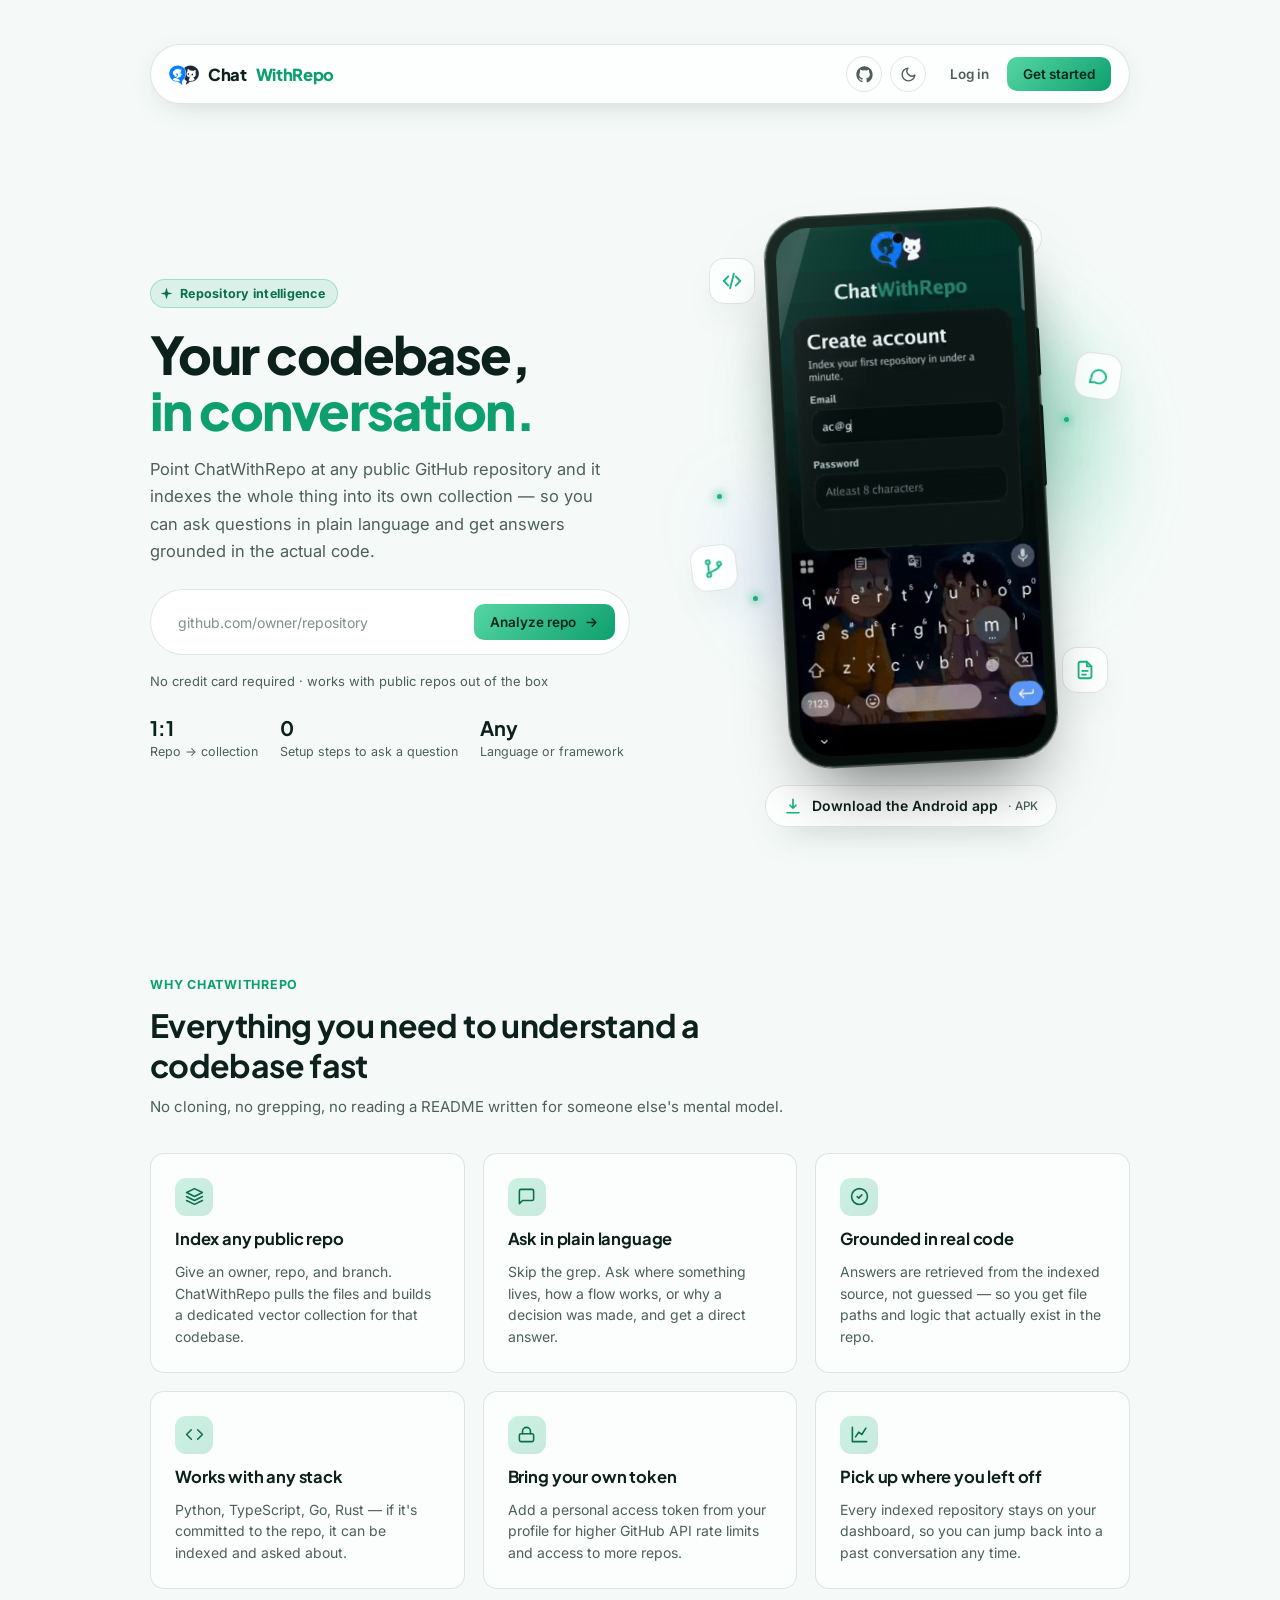
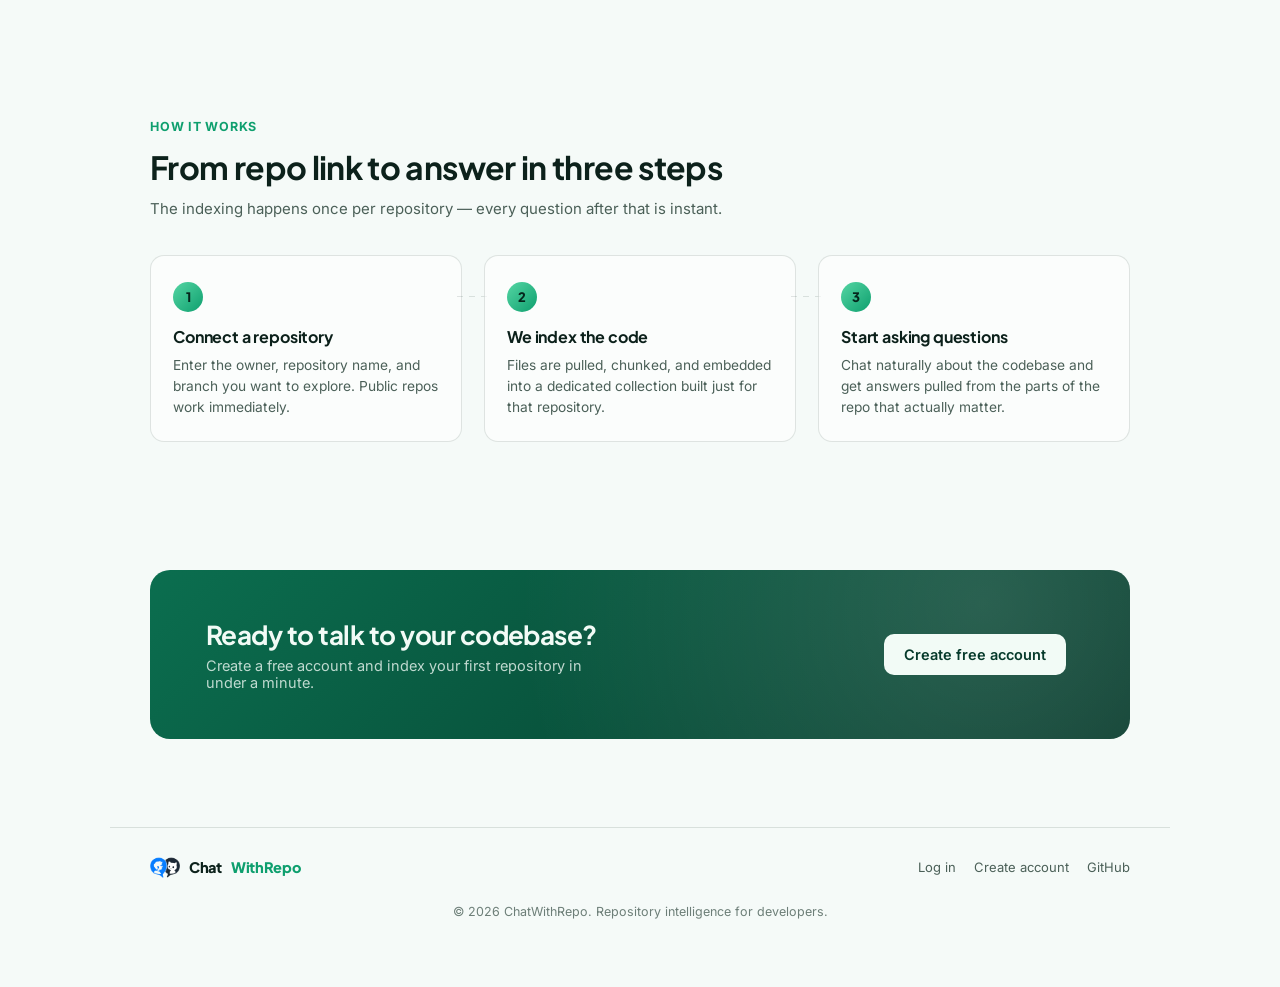
<file: frontend/index.html>
<!doctype html>
<html lang="en" data-theme="light">
  <head>
    <meta charset="utf-8" />
    <meta name="viewport" content="width=device-width, initial-scale=1" />
    <title>ChatWithRepo — Chat with your GitHub repository</title>
    <link rel="icon" type="image/png" href="assets/logo-chatwithrepo.png">
    <meta name="description" content="ChatWithRepo indexes any GitHub repository so you can ask questions about your codebase in plain language and get answers grounded in the real code." />
    <link rel="preconnect" href="https://fonts.googleapis.com" />
    <link rel="preconnect" href="https://fonts.gstatic.com" crossorigin />
    <link href="https://fonts.googleapis.com/css2?family=Inter:wght@400;500;600&family=Plus+Jakarta+Sans:wght@500;600;700;800&display=swap" rel="stylesheet" />
    <link rel="stylesheet" href="css/app.css" />
    <script>
      document.documentElement.setAttribute(
        "data-theme",
        localStorage.getItem("devlens_theme") ||
          (matchMedia("(prefers-color-scheme: dark)").matches ? "dark" : "light")
      );
    </script>
    <style>
      /* Same token system as register.html / dashboard.html / chat.html / login.html / profile.html */
      :root {
        --brand-900: #063a2b;
        --brand-700: #0b6e4f;
        --brand-600: #0e9f6e;
        --brand-500: #17b57f;
        --brand-400: #55d6a4;
        --brand-300: #9fead0;
        --paper: #f5faf8;
        --paper-raised: #ffffff;
        --ink: #0c211b;
        --ink-soft: #4b6058;
        --line: rgba(11, 40, 30, 0.12);
        --shadow-soft: 0 20px 45px -25px rgba(6, 58, 43, 0.45);
        --shadow-lift: 0 16px 32px -18px rgba(6, 58, 43, 0.5);
        --radius-lg: 20px;
        --radius-md: 14px;
        --radius-sm: 10px;
        --nav-h: 72px;
        color-scheme: light;
      }
      html[data-theme="dark"] {
        --paper: #07130f;
        --paper-raised: #0e211a;
        --ink: #eaf7f1;
        --ink-soft: #9fc2b3;
        --line: rgba(159, 234, 208, 0.14);
        --shadow-soft: 0 25px 60px -25px rgba(0, 0, 0, 0.65);
        --shadow-lift: 0 18px 34px -18px rgba(0, 0, 0, 0.6);
        color-scheme: dark;
      }

      *, *::before, *::after { box-sizing: border-box; }
      html, body { margin: 0; min-height: 100%; }
      body {
        font-family: "Inter", system-ui, sans-serif;
        color: var(--ink);
        background: var(--paper);
        transition: background-color 0.4s ease, color 0.4s ease;
        overflow-x: hidden;
      }
      a { color: inherit; text-decoration: none; }
      a:focus-visible, button:focus-visible, input:focus-visible {
        outline: 2px solid var(--brand-500);
        outline-offset: 2px;
      }
      ::selection { background: color-mix(in srgb, var(--brand-500) 30%, transparent); }

      /* ---- Page backdrop: solid (no grid / no light glow) ---- */
      .page {
        position: relative;
        min-height: 100vh;
        min-height: 100dvh;
        background: var(--paper);
      }
      @media (prefers-reduced-motion: reduce) {
        .brand-dot, .demo-dot, .icon-orbit { animation: none !important; }
      }

      /* ---- Pill navbar (shared pattern with dashboard.html) ---- */
      .nav-wrap {
        position: sticky;
        top: 0;
        z-index: 40;
        padding: 16px clamp(16px, 4vw, 40px) 0;
      }
      .nav {
        max-width: 1280px;
        margin: 0 auto;
        height: 60px;
        display: flex;
        align-items: center;
        justify-content: space-between;
        gap: 12px;
        padding: 0 10px 0 18px;
        border-radius: 999px;
        background: color-mix(in srgb, var(--paper-raised) 82%, transparent);
        border: 1px solid var(--line);
        backdrop-filter: blur(16px) saturate(140%);
        -webkit-backdrop-filter: blur(16px) saturate(140%);
        box-shadow: 0 8px 32px -14px rgba(6, 58, 43, 0.28);
      }
      .brand {
        display: inline-flex;
        align-items: center;
        gap: 9px;
        font-family: "Plus Jakarta Sans", sans-serif;
        font-weight: 800;
        font-size: 16.5px;
        letter-spacing: -0.02em;
      }
      .brand span { color: var(--brand-600); }
      .brand-logo { width: 30px; height: 30px; flex: none; border-radius: 8px; object-fit: contain; }
      .brand-dot {
        width: 8px; height: 8px; border-radius: 50%;
        background: var(--brand-500);
        box-shadow: 0 0 0 0 rgba(23, 181, 127, 0.55);
        animation: pulse 2.4s ease-in-out infinite;
      }
      @keyframes pulse {
        0% { box-shadow: 0 0 0 0 rgba(23, 181, 127, 0.55); }
        70% { box-shadow: 0 0 0 8px rgba(23, 181, 127, 0); }
        100% { box-shadow: 0 0 0 0 rgba(23, 181, 127, 0); }
      }

      .nav-center {
        display: flex;
        align-items: center;
        gap: 2px;
      }
      .nav-center a {
        font-size: 13.5px;
        font-weight: 600;
        color: var(--ink-soft);
        padding: 8px 14px;
        border-radius: 999px;
        transition: background 0.15s ease, color 0.15s ease;
      }
      .nav-center a:hover { color: var(--ink); background: color-mix(in srgb, var(--brand-500) 10%, transparent); }

      .nav-actions { display: flex; align-items: center; gap: 8px; }
      .icon-btn {
        display: inline-flex; align-items: center; justify-content: center;
        width: 36px; height: 36px;
        border-radius: 50%; border: 1px solid var(--line);
        background: transparent; color: var(--ink-soft); cursor: pointer;
        transition: transform 0.15s ease, color 0.15s ease, border-color 0.15s ease;
      }
      .icon-btn:hover { transform: translateY(-1px); color: var(--brand-600); border-color: var(--brand-400); }
      .icon-btn svg { width: 17px; height: 17px; }
      .theme-toggle .sun { display: none; }
      html[data-theme="dark"] .theme-toggle .moon { display: none; }
      html[data-theme="dark"] .theme-toggle .sun { display: block; }
      .theme-toggle svg { transition: transform 0.4s cubic-bezier(0.22, 1, 0.36, 1); }
      .theme-toggle.spin svg { transform: rotate(180deg); }

      .nav-links { display: flex; align-items: center; gap: 6px; margin-left: 4px; }
      .nav-links a.login { font-size: 13.5px; font-weight: 600; color: var(--ink-soft); padding: 8px 12px; border-radius: 999px; }
      .nav-links a.login:hover { color: var(--ink); }

      .hamburger { display: none; }
      .hamburger-lines { display: flex; flex-direction: column; gap: 4px; width: 16px; }
      .hamburger-lines i { display: block; height: 2px; background: currentColor; border-radius: 2px; transition: transform 0.25s ease, opacity 0.2s ease; }
      .hamburger[aria-expanded="true"] .hamburger-lines i:nth-child(1) { transform: translateY(6px) rotate(45deg); }
      .hamburger[aria-expanded="true"] .hamburger-lines i:nth-child(2) { opacity: 0; }
      .hamburger[aria-expanded="true"] .hamburger-lines i:nth-child(3) { transform: translateY(-6px) rotate(-45deg); }

      /* ---- Buttons ---- */
      .button {
        display: inline-flex; align-items: center; justify-content: center; gap: 8px;
        font: inherit; font-weight: 600; font-size: 14.5px;
        border: none; border-radius: var(--radius-sm); cursor: pointer;
        padding: 12px 20px;
        color: #05261c;
        background: linear-gradient(135deg, var(--brand-400), var(--brand-600));
        box-shadow: var(--shadow-lift);
        transition: transform 0.15s ease, box-shadow 0.15s ease, filter 0.15s ease;
        white-space: nowrap;
      }
      .button:hover { transform: translateY(-2px); filter: brightness(1.04); }
      .button:active { transform: translateY(0); }
      .button.secondary { background: transparent; color: var(--ink); border: 1.5px solid var(--line); box-shadow: none; }
      .button.secondary:hover { border-color: var(--brand-500); color: var(--brand-600); }
      .button.sm { padding: 9px 16px; font-size: 13.5px; }

      /* ---- Hero ---- */
      .hero {
        max-width: 1280px;
        margin: 0 auto;
        padding: clamp(48px, 9vw, 96px) clamp(20px, 4vw, 40px) clamp(40px, 7vw, 72px);
        position: relative;
        z-index: 1;
        display: grid;
        grid-template-columns: minmax(0, 1.05fr) minmax(0, 0.95fr);
        gap: clamp(28px, 5vw, 56px);
        align-items: center;
      }
      .badge {
        display: inline-flex; align-items: center; gap: 7px;
        font-size: 12.5px; font-weight: 700; letter-spacing: 0.02em;
        color: var(--brand-700);
        background: color-mix(in srgb, var(--brand-500) 12%, transparent);
        border: 1px solid color-mix(in srgb, var(--brand-500) 30%, transparent);
        padding: 6px 12px 6px 9px;
        border-radius: 999px;
        width: fit-content;
      }
      html[data-theme="dark"] .badge { color: var(--brand-300); }
      .badge svg { width: 13px; height: 13px; }

      .hero-copy { display: flex; flex-direction: column; gap: 18px; animation: rise 0.6s cubic-bezier(0.22, 1, 0.36, 1) both; }
      @keyframes rise { from { opacity: 0; transform: translateY(14px); } to { opacity: 1; transform: translateY(0); } }
      .hero-copy h1 {
        font-family: "Plus Jakarta Sans", sans-serif;
        font-weight: 800;
        font-size: clamp(32px, 4.6vw, 52px);
        letter-spacing: -0.03em;
        line-height: 1.08;
        margin: 0;
      }
      .hero-copy h1 .accent { color: var(--brand-600); }
      .hero-copy > p.lead {
        margin: 0;
        max-width: 46ch;
        color: var(--ink-soft);
        font-size: 16.5px;
        line-height: 1.65;
      }
      .hero-actions { display: flex; flex-wrap: wrap; align-items: center; gap: 14px; margin-top: 4px; }
      .hint { font-size: 13px; color: var(--ink-soft); }
      .hero-repo-form {
        display: flex; align-items: center; gap: 8px;
        margin-top: 6px;
        padding: 6px 6px 6px 14px;
        border: 1.5px solid var(--line);
        border-radius: 999px;
        background: var(--paper-raised);
        max-width: 480px;
      }
      .hero-repo-form input {
        flex: 1; border: none; outline: none; background: transparent;
        font: inherit; font-size: 14px; color: var(--ink); min-width: 0;
      }
      .hero-repo-form input::placeholder { color: var(--ink-soft); opacity: 0.7; }
      .hero-repo-form .button { padding: 10px 16px; font-size: 13.5px; }
      .hero-stats { display: flex; gap: 22px; margin-top: 8px; flex-wrap: wrap; }
      .hero-stats div strong { display: block; font-family: "Plus Jakarta Sans", sans-serif; font-size: 20px; letter-spacing: -0.01em; }
      .hero-stats div span { font-size: 12.5px; color: var(--ink-soft); }


      /* ---- Phone demo (Android app) ---- */
      .phone-stage {
        position: relative;
        display: flex;
        flex-direction: column;
        align-items: center;
        gap: 22px;
        padding: 12px 0;
      }
      .phone-stage::before {            /* soft brand glow behind the phone */
        content: "";
        position: absolute;
        width: 78%;
        aspect-ratio: 1;
        top: 6%;
        border-radius: 50%;
        background: radial-gradient(circle, color-mix(in srgb, var(--brand-500) 38%, transparent), transparent 68%);
        filter: blur(28px);
        z-index: -1;
        animation: glow 6s ease-in-out infinite;
      }
      .phone-link { display: block; text-decoration: none; color: inherit; perspective: 1200px; }
      .phone {
        position: relative;
        width: clamp(210px, 22vw, 268px);
        padding: 10px;
        border-radius: 42px;
        background: linear-gradient(160deg, #1b2a25, #08100d 60%);
        border: 1px solid rgba(159, 234, 208, 0.18);
        box-shadow:
          0 40px 70px -28px rgba(0, 0, 0, 0.6),
          0 0 0 1px rgba(0, 0, 0, 0.5),
          inset 0 0 0 1px rgba(255, 255, 255, 0.05);
        transform: rotateX(var(--rx, 0deg)) rotateY(var(--ry, 0deg)) rotate(-3deg);
        transition: transform 0.35s cubic-bezier(0.22, 1, 0.36, 1);
        animation: float 7s ease-in-out infinite;
      }
      .phone-link:hover .phone { transform: rotateX(var(--rx, 0deg)) rotateY(var(--ry, 0deg)) rotate(0deg) scale(1.03); animation-play-state: paused; }
      .phone::before, .phone::after {   /* side buttons */
        content: "";
        position: absolute;
        right: -3px;
        width: 3px;
        border-radius: 0 3px 3px 0;
        background: #0e1a16;
      }
      .phone::before { top: 22%; height: 9%; }
      .phone::after  { top: 36%; height: 15%; }
      .phone-screen {
        position: relative;
        aspect-ratio: 400 / 860;        /* the recording is 400x900; the top strip is cropped below */
        border-radius: 32px;
        overflow: hidden;
        background: #0a1512;
      }
      .phone-screen img {
        display: block;
        width: 100%;
        height: 100%;
        object-fit: cover;
        object-position: bottom;        /* crops the recording's status bar (time / battery) */
      }
      .phone-notch {                    /* camera dot */
        position: absolute;
        top: 10px;
        left: 50%;
        width: 10px; height: 10px;
        margin-left: -5px;
        border-radius: 50%;
        background: #050908;
        box-shadow: 0 0 0 2px rgba(255, 255, 255, 0.06);
        z-index: 2;
      }
      .phone-glare {
        position: absolute; inset: 0;
        background: linear-gradient(115deg, rgba(255,255,255,0.10), transparent 32%);
        pointer-events: none;
        z-index: 2;
      }


      /* decorative background around the phone */
      .fx { position: absolute; inset: 0; pointer-events: none; z-index: -1; }
      .fx > * { position: absolute; }
      .aura {                            /* slowly rotating soft light */
        left: 50%; top: 42%;
        width: 92%; aspect-ratio: 1;
        margin: -46% 0 0 -46%;
        border-radius: 50%;
        background: conic-gradient(from 0deg, transparent, color-mix(in srgb, var(--brand-500) 30%, transparent), transparent 40%, color-mix(in srgb, #4f8af7 22%, transparent), transparent 75%);
        filter: blur(34px);
        animation: spin 22s linear infinite;
      }
      .ring {                            /* expanding pulse rings */
        left: 50%; top: 42%;
        width: 64%; aspect-ratio: 1;
        margin: -32% 0 0 -32%;
        border-radius: 50%;
        border: 1.5px solid color-mix(in srgb, var(--brand-500) 45%, transparent);
        opacity: 0;
        animation: pulse-ring 7.5s cubic-bezier(0.2, 0.6, 0.3, 1) infinite;
      }
      .ring.r2 { animation-delay: 2.5s; }
      .ring.r3 { animation-delay: 5s; }

      .orb {                             /* floating icon bubbles */
        display: grid; place-items: center;
        width: 46px; height: 46px;
        border-radius: 15px;
        color: var(--brand-500);
        background: color-mix(in srgb, var(--paper-raised) 88%, transparent);
        border: 1px solid var(--line);
        box-shadow: var(--shadow-lift);
        backdrop-filter: blur(8px);
        -webkit-backdrop-filter: blur(8px);
        animation: drift 6s ease-in-out infinite;
      }
      .orb.o1 { top: 9%;  left: 4%;  animation-delay: -1s; }
      .orb.o2 { top: 24%; right: 2%; animation-delay: -3s;   transform: rotate(8deg); }
      .orb.o3 { top: 54%; left: 0;   animation-delay: -4.5s; transform: rotate(-6deg); }
      .orb.o4 { top: 70%; right: 5%; animation-delay: -2s; }
      .orb.o5 { top: 3%;  right: 20%; width: 38px; height: 38px; border-radius: 50%; animation-delay: -5s; }

      .dot {                             /* twinkling sparkles */
        width: 5px; height: 5px;
        border-radius: 50%;
        background: var(--brand-500);
        box-shadow: 0 0 10px 2px color-mix(in srgb, var(--brand-500) 60%, transparent);
        animation: twinkle 3.6s ease-in-out infinite;
      }
      .dot.d1 { top: 14%; left: 22%; }
      .dot.d2 { top: 34%; right: 14%; animation-delay: -1.2s; }
      .dot.d3 { top: 62%; left: 14%;  animation-delay: -2.4s; }
      .dot.d4 { top: 80%; right: 22%; animation-delay: -0.6s; }
      .dot.d5 { top: 46%; left: 6%;   animation-delay: -1.8s; }
      .dot.d6 { top: 8%;  right: 34%; animation-delay: -3s; }

      .phone-link { position: relative; z-index: 1; }
      .phone-glare::after {              /* a light sweep that passes over the screen */
        content: "";
        position: absolute; top: 0; bottom: 0; width: 40%;
        left: -60%;
        background: linear-gradient(100deg, transparent, rgba(255, 255, 255, 0.16), transparent);
        transform: skewX(-18deg);
        animation: sweep 6.5s ease-in-out infinite;
      }

      @keyframes spin       { to { transform: rotate(360deg); } }
      @keyframes pulse-ring { 0% { transform: scale(0.55); opacity: 0; } 15% { opacity: 0.7; } 100% { transform: scale(1.35); opacity: 0; } }
      @keyframes drift      { 0%, 100% { translate: 0 0; } 33% { translate: 6px -12px; } 66% { translate: -6px -4px; } }
      @keyframes twinkle    { 0%, 100% { opacity: 0.15; transform: scale(0.6); } 50% { opacity: 1; transform: scale(1.2); } }
      @keyframes sweep      { 0%, 55% { left: -60%; } 100% { left: 130%; } }

      .apk-cta {
        display: inline-flex; align-items: center; gap: 10px;
        padding: 11px 18px;
        border-radius: 999px;
        font-weight: 600; font-size: 14px;
        color: var(--ink);
        text-decoration: none;
        background: color-mix(in srgb, var(--paper-raised) 88%, transparent);
        border: 1px solid var(--line);
        box-shadow: var(--shadow-lift);
        transition: transform 0.2s ease, border-color 0.2s ease;
      }
      .apk-cta:hover { transform: translateY(-2px); border-color: var(--brand-500); }
      .apk-cta small { font-weight: 500; color: var(--ink-soft); }
      .apk-cta svg { color: var(--brand-500); }

      @keyframes float { 0%, 100% { translate: 0 0; } 50% { translate: 0 -10px; } }
      @keyframes bob   { 0%, 100% { translate: 0 0; } 50% { translate: 0 -7px; } }
      @keyframes glow  { 0%, 100% { opacity: 0.75; } 50% { opacity: 1; } }

      @media (prefers-reduced-motion: reduce) {
        .phone, .phone-stage::before, .fx * { animation: none !important; }
      }

      /* ---- Decorative demo chat card (no longer used in the hero) ---- */
      .hero-demo { position: relative; z-index: 1; animation: rise 0.7s 0.05s cubic-bezier(0.22, 1, 0.36, 1) both; }
      .demo-card {
        border-radius: var(--radius-lg);
        border: 1px solid var(--line);
        background: color-mix(in srgb, var(--paper-raised) 88%, transparent);
        backdrop-filter: blur(18px) saturate(140%);
        -webkit-backdrop-filter: blur(18px) saturate(140%);
        box-shadow: var(--shadow-soft);
        overflow: hidden;
      }
      .demo-top {
        display: flex; align-items: center; justify-content: space-between;
        padding: 14px 18px; border-bottom: 1px solid var(--line);
        font-size: 13px; color: var(--ink-soft);
      }
      .demo-repo strong { color: var(--ink); font-weight: 600; }
      .demo-badge {
        font-size: 11.5px; font-weight: 700; color: var(--brand-700);
        background: color-mix(in srgb, var(--brand-500) 14%, transparent);
        padding: 4px 9px; border-radius: 999px;
      }
      html[data-theme="dark"] .demo-badge { color: var(--brand-300); }
      .demo-body { padding: 18px; display: flex; flex-direction: column; gap: 10px; }
      .demo-msg { max-width: 84%; padding: 10px 13px; border-radius: 12px; font-size: 13.5px; line-height: 1.5; }
      .demo-msg.user { align-self: flex-end; background: linear-gradient(135deg, var(--brand-400), var(--brand-600)); color: #05261c; border-bottom-right-radius: 4px; }
      .demo-msg.bot { align-self: flex-start; background: var(--paper); border: 1px solid var(--line); color: var(--ink); border-bottom-left-radius: 4px; }
      .demo-msg code { font-family: "SFMono-Regular", Consolas, monospace; background: color-mix(in srgb, var(--brand-500) 12%, transparent); padding: 1px 5px; border-radius: 5px; font-size: 12.5px; }
      .demo-foot { display: flex; gap: 8px; flex-wrap: wrap; margin-top: 4px; }
      .demo-chip { display: inline-flex; align-items: center; gap: 6px; font-size: 11.5px; color: var(--ink-soft); background: var(--paper); border: 1px solid var(--line); padding: 5px 10px; border-radius: 999px; }
      .demo-dot { width: 6px; height: 6px; border-radius: 50%; background: var(--brand-500); animation: pulse 2.4s ease-in-out infinite; }

      /* ---- Shared section styling ---- */
      .section {
        max-width: 1280px;
        margin: 0 auto;
        padding: clamp(36px, 6vw, 64px) clamp(20px, 4vw, 40px);
        position: relative;
        z-index: 1;
      }
      .section-head { max-width: 640px; margin: 0 0 34px; }
      .section-head .eyebrow {
        font-size: 12.5px; font-weight: 700; letter-spacing: 0.06em; text-transform: uppercase;
        color: var(--brand-600); margin: 0 0 10px;
      }
      .section-head h2 {
        font-family: "Plus Jakarta Sans", sans-serif; font-weight: 700;
        font-size: clamp(24px, 3.2vw, 32px); letter-spacing: -0.02em; margin: 0 0 10px;
      }
      .section-head p { margin: 0; color: var(--ink-soft); font-size: 15px; line-height: 1.6; }

      /* ---- Feature grid ---- */
      .feature-grid { display: grid; grid-template-columns: repeat(3, minmax(0, 1fr)); gap: 18px; }
      .feature-card {
        padding: 24px; border-radius: var(--radius-md);
        border: 1px solid var(--line);
        background: color-mix(in srgb, var(--paper-raised) 70%, transparent);
        display: flex; flex-direction: column; gap: 12px;
        transition: transform 0.2s ease, border-color 0.2s ease, box-shadow 0.2s ease;
      }
      .feature-card:hover { transform: translateY(-3px); border-color: var(--brand-400); box-shadow: 0 18px 40px -26px rgba(6, 58, 43, 0.4); }
      .feature-icon {
        width: 38px; height: 38px; border-radius: 11px;
        display: grid; place-items: center;
        background: linear-gradient(135deg, color-mix(in srgb, var(--brand-400) 30%, transparent), color-mix(in srgb, var(--brand-600) 22%, transparent));
        color: var(--brand-700);
      }
      html[data-theme="dark"] .feature-icon { color: var(--brand-300); }
      .feature-icon svg { width: 19px; height: 19px; }
      .feature-card h3 { font-family: "Plus Jakarta Sans", sans-serif; font-size: 16.5px; font-weight: 700; margin: 0; letter-spacing: -0.01em; }
      .feature-card p { margin: 0; font-size: 14px; color: var(--ink-soft); line-height: 1.55; }

      /* ---- How it works ---- */
      .steps { display: grid; grid-template-columns: repeat(3, minmax(0, 1fr)); gap: 22px; counter-reset: step; }
      .step { position: relative; padding: 26px 22px 22px; border-radius: var(--radius-md); border: 1px solid var(--line); background: color-mix(in srgb, var(--paper-raised) 60%, transparent); }
      .step .step-num {
        display: inline-flex; align-items: center; justify-content: center;
        width: 30px; height: 30px; border-radius: 50%;
        font-family: "Plus Jakarta Sans", sans-serif; font-weight: 800; font-size: 13px;
        background: linear-gradient(135deg, var(--brand-400), var(--brand-600)); color: #05261c;
        margin-bottom: 14px;
      }
      .step h3 { font-family: "Plus Jakarta Sans", sans-serif; font-size: 16px; font-weight: 700; margin: 0 0 8px; letter-spacing: -0.01em; }
      .step p { margin: 0; font-size: 13.75px; color: var(--ink-soft); line-height: 1.55; }
      .step-connector { position: absolute; top: 40px; left: calc(100% - 4px); width: calc(22px + 8px); height: 1px; background: repeating-linear-gradient(90deg, var(--line) 0 6px, transparent 6px 12px); }
      @media (max-width: 860px) { .step-connector { display: none; } }

      /* ---- CTA banner ---- */
      .cta-banner {
        max-width: 1280px; margin: 0 auto clamp(48px, 8vw, 88px);
        padding: clamp(32px, 5vw, 48px) clamp(24px, 5vw, 56px);
        border-radius: var(--radius-lg);
        background: linear-gradient(135deg, var(--brand-700), var(--brand-900));
        color: #f2fbf6;
        display: flex; align-items: center; justify-content: space-between; gap: 24px; flex-wrap: wrap;
        position: relative; overflow: hidden; z-index: 1;
      }
      .cta-banner::before {
        content: ""; position: absolute; inset: 0;
        background: radial-gradient(circle at 85% 20%, rgba(255,255,255,0.14), transparent 55%);
        pointer-events: none;
      }
      .cta-banner h2 { font-family: "Plus Jakarta Sans", sans-serif; font-size: clamp(20px, 2.6vw, 26px); font-weight: 700; margin: 0 0 6px; letter-spacing: -0.02em; position: relative; }
      .cta-banner p { margin: 0; color: rgba(242, 251, 246, 0.78); font-size: 14.5px; max-width: 44ch; position: relative; }
      .cta-banner .button { background: #f2fbf6; color: var(--brand-900); box-shadow: none; position: relative; }
      .cta-banner .button:hover { filter: none; background: #ffffff; }

      /* ---- Footer ---- */
      footer {
        max-width: 1280px; margin: 0 auto; padding: 24px clamp(20px, 4vw, 40px) 40px;
        display: flex; align-items: center; justify-content: space-between; gap: 16px; flex-wrap: wrap;
        border-top: 1px solid var(--line);
        position: relative; z-index: 1;
      }
      footer .brand { font-size: 14.5px; }
      footer .foot-links { display: flex; gap: 18px; align-items: center; }
      footer .foot-links a { font-size: 13px; color: var(--ink-soft); }
      footer .foot-links a:hover { color: var(--brand-600); }
      footer .foot-note { font-size: 12.5px; color: var(--ink-soft); width: 100%; text-align: center; opacity: 0.8; margin-top: 6px; }

      /* ---- Responsive ---- */
      @media (max-width: 900px) {
        .hero { grid-template-columns: 1fr; }
        .hero-demo { order: -1; max-width: 520px; margin: 0 auto; width: 100%; }
        .feature-grid { grid-template-columns: repeat(2, minmax(0, 1fr)); }
        .steps { grid-template-columns: 1fr; }
      }
      @media (max-width: 720px) {
        .nav-center { display: none; }
        .hamburger { display: inline-flex; }
        .nav-links a.login { display: none; }
      }
      @media (max-width: 560px) {
        .feature-grid { grid-template-columns: 1fr; }
        .hero-stats { gap: 16px; }
        .cta-banner { flex-direction: column; align-items: flex-start; }
        .hero-repo-form { flex-wrap: wrap; padding: 10px; border-radius: var(--radius-md); }
        .hero-repo-form input { width: 100%; padding: 6px 4px; }
        .hero-repo-form .button { width: 100%; }
      }
    </style>
  </head>
  <body>
    <div class="page">
      <div class="nav-wrap">
        <nav class="nav">
          <a class="brand" href="index.html">
            <img class="brand-logo" src="assets/logo-chatwithrepo.png" alt="ChatWithRepo logo" />
            Chat<span>WithRepo</span>
          </a>

          <!--<div class="nav-center">
            <a href="#features">Features</a>
            <a href="#how-it-works">How it works</a>
          </div>-->

          <div class="nav-actions">
            <a
              class="icon-btn github-link"
              href="https://github.com/shreyaghorui222004/chat-with-repo"
              target="_blank"
              rel="noopener noreferrer"
              aria-label="View on GitHub"
            >
              <svg viewBox="0 0 24 24" fill="currentColor" aria-hidden="true"><path d="M12 .5C5.73.5.5 5.73.5 12c0 5.08 3.29 9.39 7.86 10.91.58.11.79-.25.79-.56v-2c-3.2.7-3.88-1.37-3.88-1.37-.53-1.34-1.3-1.7-1.3-1.7-1.06-.72.08-.71.08-.71 1.17.08 1.79 1.2 1.79 1.2 1.04 1.79 2.73 1.27 3.4.97.1-.76.41-1.27.74-1.56-2.56-.29-5.26-1.28-5.26-5.7 0-1.26.45-2.29 1.19-3.1-.12-.29-.52-1.46.11-3.05 0 0 .97-.31 3.18 1.18a11 11 0 0 1 5.8 0c2.2-1.49 3.17-1.18 3.17-1.18.63 1.59.23 2.76.12 3.05.74.81 1.18 1.84 1.18 3.1 0 4.43-2.7 5.4-5.28 5.69.42.36.8 1.08.8 2.18v3.23c0 .31.21.68.8.56A11.51 11.51 0 0 0 23.5 12C23.5 5.73 18.27.5 12 .5Z"/></svg>
            </a>
            <button class="icon-btn theme-toggle" type="button" aria-label="Toggle theme">
              <svg class="moon" viewBox="0 0 24 24" fill="none" stroke="currentColor" stroke-width="2" stroke-linecap="round" stroke-linejoin="round"><path d="M21 12.79A9 9 0 1 1 11.21 3 7 7 0 0 0 21 12.79Z"/></svg>
              <svg class="sun" viewBox="0 0 24 24" fill="none" stroke="currentColor" stroke-width="2" stroke-linecap="round" stroke-linejoin="round"><circle cx="12" cy="12" r="4"/><path d="M12 2v2M12 20v2M4.9 4.9l1.4 1.4M17.7 17.7l1.4 1.4M2 12h2M20 12h2M4.9 19.1l1.4-1.4M17.7 6.3l1.4-1.4"/></svg>
            </button>
            <button class="icon-btn hamburger" type="button" aria-label="Open menu" aria-expanded="false">
              <span class="hamburger-lines"><i></i><i></i><i></i></span>
            </button>

            <div class="nav-links">
              <a class="login" href="login.html">Log in</a>
              <a class="button sm" href="register.html">Get started</a>
            </div>
          </div>
        </nav>
      </div>

      <!-- Hero -->
      <main>
        <section class="hero">
          <div class="hero-copy">
            <div class="badge">
              <svg viewBox="0 0 24 24" fill="currentColor" aria-hidden="true"><path d="M9.937 15.5A2 2 0 0 0 8.5 14.063l-6.135-1.582a.5.5 0 0 1 0-.962L8.5 9.936A2 2 0 0 0 9.937 8.5l1.582-6.135a.5.5 0 0 1 .963 0L14.063 8.5A2 2 0 0 0 15.5 9.937l6.135 1.582a.5.5 0 0 1 0 .963L15.5 14.063a2 2 0 0 0-1.437 1.437l-1.582 6.135a.5.5 0 0 1-.963 0z"/></svg>
              Repository intelligence
            </div>
            <h1>Your codebase,<br /><span class="accent">in conversation.</span></h1>
            <p class="lead">
              Point ChatWithRepo at any public GitHub repository and it indexes the
              whole thing into its own collection — so you can ask questions in plain
              language and get answers grounded in the actual code.
            </p>

            <div class="hero-repo-form">
              <input type="text" placeholder="github.com/owner/repository" aria-label="Repository URL" />
              <a class="button" href="register.html">
                Analyze repo
                <svg width="15" height="15" viewBox="0 0 24 24" fill="none" stroke="currentColor" stroke-width="2.4" stroke-linecap="round" stroke-linejoin="round" aria-hidden="true"><path d="M5 12h14M13 6l6 6-6 6"/></svg>
              </a>
            </div>
            <span class="hint">No credit card required · works with public repos out of the box</span>

            <div class="hero-stats">
              <div><strong>1:1</strong><span>Repo → collection</span></div>
              <div><strong>0</strong><span>Setup steps to ask a question</span></div>
              <div><strong>Any</strong><span>Language or framework</span></div>
            </div>
          </div>

          <!-- Android app demo: phone frame around the recording; click opens the latest release -->
          <div class="hero-demo">
            <div class="phone-stage">
              <!-- decorative background (no text): rings, aura, floating icons, sparkles -->
              <div class="fx" aria-hidden="true">
                <span class="aura"></span>
                <span class="ring r1"></span><span class="ring r2"></span><span class="ring r3"></span>

                <span class="orb o1"><svg viewBox="0 0 24 24" width="22" height="22" fill="none" stroke="currentColor" stroke-width="2" stroke-linecap="round" stroke-linejoin="round"><path d="m8 7-5 5 5 5M16 7l5 5-5 5M14 4l-4 16"/></svg></span>
                <span class="orb o2"><svg viewBox="0 0 24 24" width="22" height="22" fill="none" stroke="currentColor" stroke-width="2" stroke-linecap="round" stroke-linejoin="round"><path d="M21 12a8 8 0 0 1-11.6 7.1L4 20l1-4.6A8 8 0 1 1 21 12z"/></svg></span>
                <span class="orb o3"><svg viewBox="0 0 24 24" width="22" height="22" fill="none" stroke="currentColor" stroke-width="2" stroke-linecap="round" stroke-linejoin="round"><circle cx="6" cy="5" r="2.2"/><circle cx="6" cy="19" r="2.2"/><circle cx="18" cy="8" r="2.2"/><path d="M6 7.2v9.6M18 10.2c0 4-6 3-11 7"/></svg></span>
                <span class="orb o4"><svg viewBox="0 0 24 24" width="22" height="22" fill="none" stroke="currentColor" stroke-width="2" stroke-linecap="round" stroke-linejoin="round"><path d="M14 3H7a2 2 0 0 0-2 2v14a2 2 0 0 0 2 2h10a2 2 0 0 0 2-2V8z"/><path d="M14 3v5h5M9 13h6M9 17h4"/></svg></span>
                <span class="orb o5"><svg viewBox="0 0 24 24" width="22" height="22" fill="currentColor"><path d="M9.937 15.5A2 2 0 0 0 8.5 14.063l-6.135-1.582a.5.5 0 0 1 0-.962L8.5 9.936A2 2 0 0 0 9.937 8.5l1.582-6.135a.5.5 0 0 1 .963 0L14.063 8.5A2 2 0 0 0 15.5 9.937l6.135 1.582a.5.5 0 0 1 0 .963L15.5 14.063a2 2 0 0 0-1.437 1.437l-1.582 6.135a.5.5 0 0 1-.963 0z"/></svg></span>

                <span class="dot d1"></span><span class="dot d2"></span><span class="dot d3"></span>
                <span class="dot d4"></span><span class="dot d5"></span><span class="dot d6"></span>
              </div>

              <a class="phone-link" href="https://github.com/shreyaghorui222004/chat-with-repo/releases/latest" target="_blank" rel="noopener" aria-label="ChatWithRepo Android app: open the latest release to download the APK">
                <div class="phone">
                  <div class="phone-screen">
                    <span class="phone-notch"></span>
                    <span class="phone-glare"></span>
                    <img src="assets/demo-video.gif" alt="The ChatWithRepo Android app: asking a repository a question and getting a streamed answer" decoding="async" />
                  </div>
                </div>
              </a>

              <a class="apk-cta" href="https://github.com/shreyaghorui222004/chat-with-repo/releases/latest" target="_blank" rel="noopener">
                <svg width="18" height="18" viewBox="0 0 24 24" fill="none" stroke="currentColor" stroke-width="2.2" stroke-linecap="round" stroke-linejoin="round" aria-hidden="true"><path d="M12 3v12m0 0-4-4m4 4 4-4M4 21h16"/></svg>
                Download the Android app <small>· APK</small>
              </a>
            </div>
          </div>
        </section>

        <!-- Features -->
        <section class="section" id="features">
          <div class="section-head">
            <p class="eyebrow">Why ChatWithRepo</p>
            <h2>Everything you need to understand a codebase fast</h2>
            <p>No cloning, no grepping, no reading a README written for someone else's mental model.</p>
          </div>
          <div class="feature-grid">
            <div class="feature-card">
              <div class="feature-icon">
                <svg viewBox="0 0 24 24" fill="none" stroke="currentColor" stroke-width="2" stroke-linecap="round" stroke-linejoin="round"><path d="M12 2 2 7l10 5 10-5-10-5Z"/><path d="M2 17l10 5 10-5"/><path d="M2 12l10 5 10-5"/></svg>
              </div>
              <h3>Index any public repo</h3>
              <p>Give an owner, repo, and branch. ChatWithRepo pulls the files and builds a dedicated vector collection for that codebase.</p>
            </div>
            <div class="feature-card">
              <div class="feature-icon">
                <svg viewBox="0 0 24 24" fill="none" stroke="currentColor" stroke-width="2" stroke-linecap="round" stroke-linejoin="round"><path d="M21 15a2 2 0 0 1-2 2H7l-4 4V5a2 2 0 0 1 2-2h14a2 2 0 0 1 2 2z"/></svg>
              </div>
              <h3>Ask in plain language</h3>
              <p>Skip the grep. Ask where something lives, how a flow works, or why a decision was made, and get a direct answer.</p>
            </div>
            <div class="feature-card">
              <div class="feature-icon">
                <svg viewBox="0 0 24 24" fill="none" stroke="currentColor" stroke-width="2" stroke-linecap="round" stroke-linejoin="round"><path d="m9 12 2 2 4-4"/><circle cx="12" cy="12" r="10"/></svg>
              </div>
              <h3>Grounded in real code</h3>
              <p>Answers are retrieved from the indexed source, not guessed — so you get file paths and logic that actually exist in the repo.</p>
            </div>
            <div class="feature-card">
              <div class="feature-icon">
                <svg viewBox="0 0 24 24" fill="none" stroke="currentColor" stroke-width="2" stroke-linecap="round" stroke-linejoin="round"><path d="M16 18 22 12 16 6"/><path d="M8 6 2 12 8 18"/></svg>
              </div>
              <h3>Works with any stack</h3>
              <p>Python, TypeScript, Go, Rust — if it's committed to the repo, it can be indexed and asked about.</p>
            </div>
            <div class="feature-card">
              <div class="feature-icon">
                <svg viewBox="0 0 24 24" fill="none" stroke="currentColor" stroke-width="2" stroke-linecap="round" stroke-linejoin="round"><rect x="3" y="11" width="18" height="10" rx="2"/><path d="M7 11V8a5 5 0 0 1 10 0v3"/></svg>
              </div>
              <h3>Bring your own token</h3>
              <p>Add a personal access token from your profile for higher GitHub API rate limits and access to more repos.</p>
            </div>
            <div class="feature-card">
              <div class="feature-icon">
                <svg viewBox="0 0 24 24" fill="none" stroke="currentColor" stroke-width="2" stroke-linecap="round" stroke-linejoin="round"><path d="M3 3v18h18"/><path d="M7 15l4-6 4 3 5-8"/></svg>
              </div>
              <h3>Pick up where you left off</h3>
              <p>Every indexed repository stays on your dashboard, so you can jump back into a past conversation any time.</p>
            </div>
          </div>
        </section>

        <!-- How it works -->
        <section class="section" id="how-it-works">
          <div class="section-head">
            <p class="eyebrow">How it works</p>
            <h2>From repo link to answer in three steps</h2>
            <p>The indexing happens once per repository — every question after that is instant.</p>
          </div>
          <div class="steps">
            <div class="step">
              <span class="step-num">1</span>
              <h3>Connect a repository</h3>
              <p>Enter the owner, repository name, and branch you want to explore. Public repos work immediately.</p>
              <div class="step-connector" aria-hidden="true"></div>
            </div>
            <div class="step">
              <span class="step-num">2</span>
              <h3>We index the code</h3>
              <p>Files are pulled, chunked, and embedded into a dedicated collection built just for that repository.</p>
              <div class="step-connector" aria-hidden="true"></div>
            </div>
            <div class="step">
              <span class="step-num">3</span>
              <h3>Start asking questions</h3>
              <p>Chat naturally about the codebase and get answers pulled from the parts of the repo that actually matter.</p>
            </div>
          </div>
        </section>

        <!-- CTA -->
        <section class="section" style="padding-bottom: 0">
          <div class="cta-banner">
            <div>
              <h2>Ready to talk to your codebase?</h2>
              <p>Create a free account and index your first repository in under a minute.</p>
            </div>
            <a class="button" href="register.html">Create free account</a>
          </div>
        </section>
      </main>

      <footer>
        <a class="brand" href="index.html">
          <img class="brand-logo" src="assets/logo-chatwithrepo.png" alt="ChatWithRepo logo" />
          Chat<span>WithRepo</span>
        </a>
        <div class="foot-links">
          <a href="login.html">Log in</a>
          <a href="register.html">Create account</a>
          <a href="https://github.com/shreyaghorui222004/chat-with-repo" target="_blank" rel="noopener">GitHub</a>
        </div>
        <span class="foot-note">© 2026 ChatWithRepo. Repository intelligence for developers.</span>
      </footer>
    </div>

    <script>
      // --- Theme spin only — actual toggle + persistence is handled by js/app.js ---
      var themeBtn = document.querySelector(".theme-toggle");
      if (themeBtn) {
        new MutationObserver(function () {
          themeBtn.classList.add("spin");
          setTimeout(function () { themeBtn.classList.remove("spin"); }, 400);
        }).observe(document.documentElement, {
          attributes: true,
          attributeFilter: ["data-theme"],
        });
      }

      // --- Mobile nav toggle ---
      var nav = document.querySelector(".nav");
      var hamburger = document.querySelector(".hamburger");
      if (hamburger) {
        hamburger.addEventListener("click", function () {
          var open = nav.classList.toggle("open");
          hamburger.setAttribute("aria-expanded", String(open));
        });
      }

      // --- Hero "Analyze repo" quick entry: send owner/repo through to register ---
      var heroForm = document.querySelector(".hero-repo-form");
      if (heroForm) {
        var heroInput = heroForm.querySelector("input");
        var heroCta = heroForm.querySelector("a.button");
        heroCta.addEventListener("click", function (e) {
          var val = (heroInput.value || "").trim();
          if (!val) return;
          e.preventDefault();
          var match = val.replace(/^https?:\/\/(www\.)?github\.com\//i, "").replace(/\/$/, "");
          window.location.href = "register.html?repo=" + encodeURIComponent(match);
        });
      }
    </script>
    <script src="js/app.js?v=18"></script>
  
    <script>
      // Phone follows the pointer slightly (3D tilt). Skipped for reduced motion / touch.
      (function () {
        var stage = document.querySelector(".hero-demo");
        var phone = stage && stage.querySelector(".phone");
        if (!phone || matchMedia("(prefers-reduced-motion: reduce)").matches) return;

        stage.addEventListener("pointermove", function (e) {
          if (e.pointerType === "touch") return;
          var r = stage.getBoundingClientRect();
          var x = (e.clientX - r.left) / r.width - 0.5;
          var y = (e.clientY - r.top) / r.height - 0.5;
          phone.style.setProperty("--ry", (x * 14).toFixed(2) + "deg");
          phone.style.setProperty("--rx", (-y * 10).toFixed(2) + "deg");
        });
        stage.addEventListener("pointerleave", function () {
          phone.style.setProperty("--ry", "0deg");
          phone.style.setProperty("--rx", "0deg");
        });
      })();
    </script>
</body>
</html>
</file>
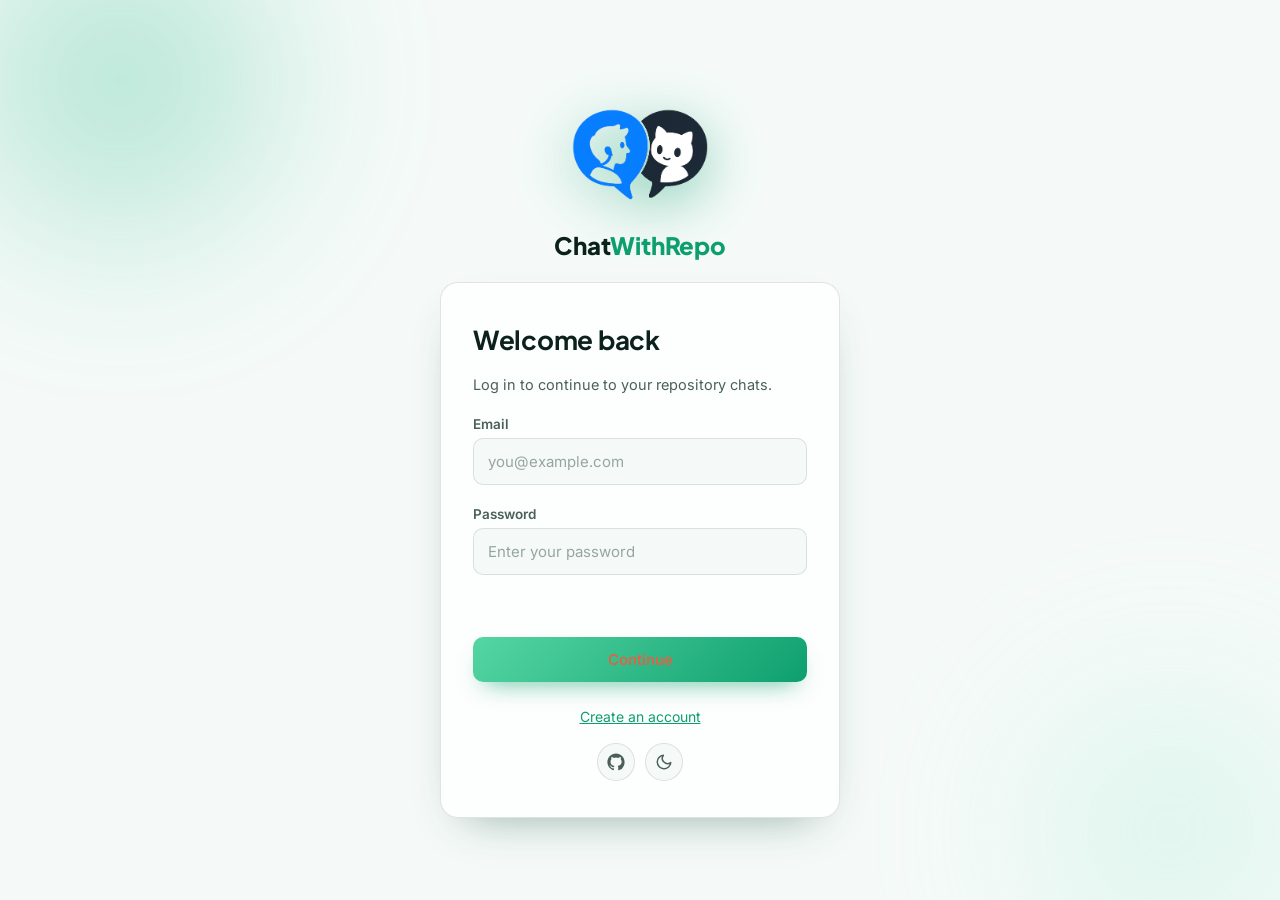
<file: frontend/dashboard.html>
<!doctype html>
<html lang="en" data-theme="dark">
  <head>
    <meta charset="utf-8" />
    <meta name="viewport" content="width=device-width, initial-scale=1" />
    <title>Dashboard | ChatWithRepo</title>
    <link rel="icon" type="image/png" href="assets/logo-chatwithrepo.png">
    <meta name="description" content="Create repository chats and revisit previous ChatWithRepo conversations." />
    <link rel="preconnect" href="https://fonts.googleapis.com" />
    <link rel="preconnect" href="https://fonts.gstatic.com" crossorigin />
    <link href="https://fonts.googleapis.com/css2?family=Inter:wght@400;500;600&family=Plus+Jakarta+Sans:wght@500;600;700;800&display=swap" rel="stylesheet" />
    <script>
      document.documentElement.setAttribute(
        "data-theme",
        localStorage.getItem("devlens_theme") || "dark"
      );
    </script>
    <style>
      :root {
        --bg: #06110e;
        --bg-elevated: #0c1c17;
        --bg-card: #0f221c;
        --ink: #e8f5ef;
        --ink-muted: #8fb5a6;
        --brand: #22c55e;
        --brand-bright: #4ade80;
        --brand-dim: #16a34a;
        --line: rgba(74, 222, 128, 0.12);
        --warn-bg: rgba(180, 120, 20, 0.18);
        --warn-border: rgba(234, 179, 8, 0.45);
        --warn-text: #fbbf24;
        --danger: #f87171;
        --radius: 16px;
        --nav-h: 72px;
        color-scheme: dark;
      }

      html[data-theme="light"] {
        --bg: #f0f7f3;
        --bg-elevated: #ffffff;
        --bg-card: #ffffff;
        --ink: #0c211b;
        --ink-muted: #5a6f66;
        --brand: #16a34a;
        --brand-bright: #22c55e;
        --brand-dim: #15803d;
        --line: rgba(12, 33, 27, 0.1);
        --warn-bg: rgba(180, 120, 20, 0.1);
        --warn-border: rgba(180, 120, 20, 0.35);
        --warn-text: #a16207;
        color-scheme: light;
      }

      *, *::before, *::after { box-sizing: border-box; }
      html, body { margin: 0; min-height: 100%; }
      body {
        font-family: "Inter", system-ui, sans-serif;
        color: var(--ink);
        background: var(--bg);
        overflow-x: hidden;
      }

      /* Grid + glow background */
      .page {
        min-height: 100vh;
        min-height: 100dvh;
        position: relative;
        background:
          radial-gradient(ellipse 80% 50% at 20% 0%, rgba(34, 197, 94, 0.12), transparent 55%),
          radial-gradient(ellipse 60% 40% at 90% 20%, rgba(34, 197, 94, 0.08), transparent 50%),
          var(--bg);
      }
      .page::before {
        content: "";
        position: absolute;
        inset: 0;
        background-image:
          linear-gradient(var(--line) 1px, transparent 1px),
          linear-gradient(90deg, var(--line) 1px, transparent 1px);
        background-size: 48px 48px;
        mask-image: radial-gradient(ellipse 70% 60% at 50% 30%, black 20%, transparent 75%);
        pointer-events: none;
        opacity: 0.7;
      }

      a { color: inherit; text-decoration: none; }
      a:focus-visible, button:focus-visible, input:focus-visible {
        outline: 2px solid var(--brand-bright);
        outline-offset: 2px;
      }

      /* ---- Pill navbar ---- */
      .nav-wrap {
        position: sticky;
        top: 0;
        z-index: 40;
        padding: 16px clamp(16px, 4vw, 40px) 0;
      }
      .nav {
        max-width: 1100px;
        margin: 0 auto;
        height: 56px;
        display: flex;
        align-items: center;
        justify-content: space-between;
        gap: 12px;
        padding: 0 10px 0 20px;
        border-radius: 999px;
        background: color-mix(in srgb, var(--bg-elevated) 88%, transparent);
        border: 1px solid var(--line);
        backdrop-filter: blur(16px) saturate(140%);
        -webkit-backdrop-filter: blur(16px) saturate(140%);
        box-shadow: 0 8px 32px -12px rgba(0, 0, 0, 0.45);
      }
      .brand {
        display: inline-flex;
        align-items: center;
        gap: 8px;
        font-family: "Plus Jakarta Sans", sans-serif;
        font-weight: 800;
        font-size: 16px;
        letter-spacing: -0.02em;
      }
      .brand span { color: var(--brand-bright); }
      .brand-logo {
        width: 66px;
        height: 46px;
        flex: none;
        border-radius: 7px;
        object-fit: contain;
      }
      .brand-dot {
        width: 8px; height: 8px; border-radius: 50%;
        background: var(--brand);
        box-shadow: 0 0 0 0 rgba(34, 197, 94, 0.5);
        animation: pulse 2.4s ease-in-out infinite;
      }
      @keyframes pulse {
        0% { box-shadow: 0 0 0 0 rgba(34, 197, 94, 0.5); }
        70% { box-shadow: 0 0 0 8px transparent; }
        100% { box-shadow: 0 0 0 0 transparent; }
      }

      .nav-actions {
        display: flex;
        align-items: center;
        gap: 4px;
      }
      .nav-links {
        display: flex;
        align-items: center;
        gap: 2px;
      }
      .nav-links a,
      .nav-links .logout-btn {
        font: inherit;
        font-size: 13.5px;
        font-weight: 500;
        color: var(--ink-muted);
        background: none;
        border: none;
        cursor: pointer;
        padding: 8px 14px;
        border-radius: 999px;
        transition: background 0.15s ease, color 0.15s ease;
      }
      .nav-links a:hover { color: var(--ink); background: rgba(74, 222, 128, 0.1); }
      .nav-links .logout-btn {
        color: var(--ink-muted);
        border: 1px solid var(--line);
        margin-left: 4px;
      }
      .nav-links .logout-btn:hover {
        color: var(--danger);
        border-color: color-mix(in srgb, var(--danger) 40%, transparent);
        background: color-mix(in srgb, var(--danger) 10%, transparent);
      }

      /* Profile picture in the navbar (links to profile.html) - see app.js setupNavAvatar */
      .nav-avatar {
        display: inline-flex; width: 36px; height: 36px; flex: none;
        border-radius: 50%; overflow: hidden;
        border: 1.5px solid color-mix(in srgb, #17b57f 55%, transparent);
        background: color-mix(in srgb, #17b57f 14%, transparent);
        color: #17b57f;
        transition: transform 0.15s ease, box-shadow 0.15s ease;
      }
      .nav-avatar:hover { transform: translateY(-1px); box-shadow: 0 0 0 3px color-mix(in srgb, #17b57f 25%, transparent); }
      .nav-avatar[hidden] { display: none; }
      .nav-avatar img, .nav-avatar svg { width: 100%; height: 100%; object-fit: cover; display: block; }
      .nav-avatar svg { opacity: 0.75; }

      .icon-btn {
        display: inline-flex;
        align-items: center;
        justify-content: center;
        width: 36px; height: 36px;
        border-radius: 50%;
        border: 1px solid var(--line);
        background: transparent;
        color: var(--ink-muted);
        cursor: pointer;
        transition: color 0.15s ease, border-color 0.15s ease, transform 0.15s ease;
      }
      .icon-btn:hover {
        color: var(--brand-bright);
        border-color: var(--brand);
        transform: translateY(-1px);
      }
      .icon-btn svg { width: 17px; height: 17px; }

      .theme-toggle .sun { display: none; }
      html[data-theme="light"] .theme-toggle .moon { display: none; }
      html[data-theme="light"] .theme-toggle .sun { display: block; }
      .theme-toggle svg { transition: transform 0.35s cubic-bezier(0.22, 1, 0.36, 1); }
      .theme-toggle.spin svg { transform: rotate(180deg); }

      .hamburger { display: none; }
      .hamburger-lines { display: flex; flex-direction: column; gap: 4px; width: 16px; }
      .hamburger-lines i {
        display: block; height: 2px; background: currentColor; border-radius: 2px;
        transition: transform 0.25s ease, opacity 0.2s ease;
      }
      .hamburger[aria-expanded="true"] .hamburger-lines i:nth-child(1) {
        transform: translateY(6px) rotate(45deg);
      }
      .hamburger[aria-expanded="true"] .hamburger-lines i:nth-child(2) { opacity: 0; }
      .hamburger[aria-expanded="true"] .hamburger-lines i:nth-child(3) {
        transform: translateY(-6px) rotate(-45deg);
      }

      /* ---- Hero row ---- */
      .dashboard {
        position: relative;
        z-index: 1;
        max-width: 1100px;
        margin: 0 auto;
        padding: clamp(28px, 5vw, 48px) clamp(16px, 4vw, 40px) 80px;
      }

      .hero-grid {
        display: grid;
        grid-template-columns: 1.05fr 0.95fr;
        gap: clamp(28px, 5vw, 56px);
        align-items: center;
        margin-bottom: 56px;
      }

      .hero-copy {
        animation: rise 0.6s cubic-bezier(0.22, 1, 0.36, 1) both;
      }
      .badge {
        display: inline-flex;
        align-items: center;
        gap: 8px;
        padding: 6px 14px;
        border-radius: 999px;
        font-size: 11px;
        font-weight: 600;
        letter-spacing: 0.06em;
        text-transform: uppercase;
        color: var(--brand-bright);
        background: rgba(34, 197, 94, 0.12);
        border: 1px solid rgba(34, 197, 94, 0.25);
        margin-bottom: 18px;
      }
      .badge::before {
        content: "";
        width: 7px; height: 7px;
        border-radius: 50%;
        background: var(--brand);
        box-shadow: 0 0 8px var(--brand);
      }

      .hero-copy h1 {
        margin: 0 0 14px;
        font-family: "Plus Jakarta Sans", sans-serif;
        font-weight: 800;
        font-size: clamp(32px, 5.2vw, 52px);
        letter-spacing: -0.035em;
        line-height: 1.08;
      }
      .hero-copy h1 .accent {
        background: linear-gradient(135deg, var(--brand-bright), #86efac);
        -webkit-background-clip: text;
        background-clip: text;
        color: transparent;
      }

      .hero-copy > p {
        margin: 0 0 22px;
        max-width: 42ch;
        color: var(--ink-muted);
        font-size: 15.5px;
        line-height: 1.65;
      }

      .warning {
        display: flex;
        flex-direction: column;
        gap: 4px;
        padding: 14px 16px;
        margin-bottom: 22px;
        border-radius: 12px;
        background: var(--warn-bg);
        border: 1px solid var(--warn-border);
      }
      .warning strong {
        font-size: 13.5px;
        color: var(--warn-text);
      }
      .warning p {
        margin: 0;
        font-size: 13px;
        color: var(--ink-muted);
        line-height: 1.5;
      }
      /* ---- Bottom status notice ---- */
      .status-notice {
        display: flex;
        align-items: flex-start;
        gap: 12px;
        margin-top: 48px;
        padding: 16px 18px;
        border-radius: 14px;
        background: color-mix(in srgb, var(--brand-bright) 7%, transparent);
        border: 1px solid color-mix(in srgb, var(--brand-bright) 22%, var(--line));
      }
      .status-notice .dot-pulse {
        flex: none;
        width: 8px; height: 8px;
        margin-top: 6px;
        border-radius: 50%;
        background: var(--brand-bright);
        box-shadow: 0 0 0 0 color-mix(in srgb, var(--brand-bright) 55%, transparent);
        animation: status-pulse 2.2s ease-in-out infinite;
      }
      @keyframes status-pulse {
        0%   { box-shadow: 0 0 0 0 color-mix(in srgb, var(--brand-bright) 45%, transparent); }
        70%  { box-shadow: 0 0 0 7px color-mix(in srgb, var(--brand-bright) 0%, transparent); }
        100% { box-shadow: 0 0 0 0 color-mix(in srgb, var(--brand-bright) 0%, transparent); }
      }
      .status-notice strong {
        display: block;
        font-size: 13.5px;
        font-weight: 600;
        color: var(--ink);
        margin-bottom: 2px;
      }
      .status-notice p {
        margin: 0;
        font-size: 13px;
        line-height: 1.5;
        color: var(--ink-muted);
      }
      @media (max-width: 760px) {
        .status-notice { margin-top: 32px; padding: 14px; }
      }

      .warning a {
        color: var(--brand-bright);
        font-weight: 600;
      }

      .hero-actions {
        display: flex;
        flex-wrap: wrap;
        align-items: center;
        gap: 14px;
      }

      .button {
        display: inline-flex;
        align-items: center;
        justify-content: center;
        gap: 8px;
        font: inherit;
        font-weight: 600;
        font-size: 14.5px;
        border: none;
        border-radius: 12px;
        cursor: pointer;
        padding: 13px 22px;
        transition: transform 0.15s ease, filter 0.15s ease, box-shadow 0.15s ease;
      }

      /* ========== Beautiful Create Chat button ========== */
      #create {
        position: relative;
        overflow: hidden;
        color: #052e16;
        font-weight: 700;
        font-size: 15px;
        letter-spacing: -0.01em;
        padding: 14px 26px;
        border-radius: 14px;
        background: linear-gradient(135deg, #4ade80 0%, #22c55e 45%, #16a34a 100%);
        box-shadow:
          0 4px 0 0 #15803d,
          0 10px 28px -6px rgba(34, 197, 94, 0.55),
          0 0 0 1px rgba(255, 255, 255, 0.12) inset;
        transition:
          transform 0.18s cubic-bezier(0.22, 1, 0.36, 1),
          box-shadow 0.18s ease,
          filter 0.18s ease;
      }

      #create::before {
        content: "";
        position: absolute;
        inset: 0;
        background: linear-gradient(
          120deg,
          transparent 0%,
          rgba(255, 255, 255, 0.35) 45%,
          transparent 70%
        );
        transform: translateX(-120%);
        transition: transform 0.55s ease;
      }

      #create:hover {
        transform: translateY(-3px);
        filter: brightness(1.05);
        box-shadow:
          0 6px 0 0 #15803d,
          0 16px 36px -8px rgba(34, 197, 94, 0.65),
          0 0 0 1px rgba(255, 255, 255, 0.18) inset;
      }

      #create:hover::before {
        transform: translateX(120%);
      }

      #create:active {
        transform: translateY(1px);
        box-shadow:
          0 2px 0 0 #15803d,
          0 6px 18px -6px rgba(34, 197, 94, 0.45),
          0 0 0 1px rgba(255, 255, 255, 0.1) inset;
      }

      #create svg {
        width: 18px;
        height: 18px;
        flex-shrink: 0;
        transform-origin: center;
        animation: sparkle-twinkle 2.4s ease-in-out infinite;
      }
      #create:hover svg { animation-duration: 0.9s; }
      @keyframes sparkle-twinkle {
        0%, 100% { transform: scale(1) rotate(0deg); opacity: 1; }
        50% { transform: scale(1.2) rotate(15deg); opacity: 0.8; }
      }
      @media (prefers-reduced-motion: reduce) {
        #create svg { animation: none; }
      }

      #create:disabled {
        opacity: 0.55;
        cursor: not-allowed;
        transform: none;
        filter: none;
        box-shadow:
          0 2px 0 0 #15803d,
          0 6px 16px -8px rgba(34, 197, 94, 0.3);
      }
      /* ========== end Create button ========== */

      .hint {
        font-size: 13px;
        color: var(--ink-muted);
      }
      .button.secondary {
        background: transparent;
        color: var(--ink);
        border: 1.5px solid var(--line);
      }
      .button.secondary:hover {
        border-color: var(--brand);
        color: var(--brand-bright);
      }
      .button.block { width: 100%; }
      .button:disabled { opacity: 0.6; cursor: not-allowed; transform: none; }

      /* ---- Demo chat panel (visual only) ---- */
      .hero-demo {
        position: relative;
        animation: rise 0.65s cubic-bezier(0.22, 1, 0.36, 1) 0.1s both;
      }
      .demo-card {
        border-radius: 18px;
        background: var(--bg-card);
        border: 1px solid var(--line);
        box-shadow:
          0 24px 60px -20px rgba(0, 0, 0, 0.55),
          0 0 0 1px rgba(74, 222, 128, 0.06);
        overflow: hidden;
      }
      .demo-top {
        display: flex;
        align-items: center;
        justify-content: space-between;
        gap: 10px;
        padding: 12px 16px;
        border-bottom: 1px solid var(--line);
        background: rgba(0, 0, 0, 0.2);
      }
      .demo-repo {
        font-size: 12.5px;
        font-weight: 500;
        color: var(--ink-muted);
      }
      .demo-repo strong { color: var(--ink); font-weight: 600; }
      .demo-badge {
        font-size: 11px;
        font-weight: 600;
        padding: 4px 10px;
        border-radius: 999px;
        color: var(--brand-bright);
        background: rgba(34, 197, 94, 0.15);
        border: 1px solid rgba(34, 197, 94, 0.3);
      }
      .demo-body {
        padding: 18px 16px 20px;
        display: flex;
        flex-direction: column;
        gap: 12px;
      }
      .demo-msg {
        max-width: 92%;
        padding: 10px 14px;
        border-radius: 12px;
        font-size: 13px;
        line-height: 1.5;
      }
      .demo-msg.user {
        align-self: flex-start;
        background: rgba(255, 255, 255, 0.04);
        border: 1px solid var(--line);
        color: var(--ink-muted);
      }
      .demo-msg.bot {
        align-self: flex-end;
        background: linear-gradient(135deg, rgba(34, 197, 94, 0.25), rgba(22, 163, 74, 0.35));
        border: 1px solid rgba(74, 222, 128, 0.25);
        color: var(--ink);
      }
      .demo-msg code {
        font-family: ui-monospace, monospace;
        font-size: 12px;
        padding: 1px 6px;
        border-radius: 4px;
        background: rgba(0, 0, 0, 0.35);
        color: var(--brand-bright);
      }
      .demo-foot {
        display: flex;
        flex-wrap: wrap;
        gap: 8px;
        margin-top: 4px;
      }
      .demo-chip {
        display: inline-flex;
        align-items: center;
        gap: 6px;
        font-size: 11.5px;
        font-weight: 500;
        padding: 5px 10px;
        border-radius: 999px;
        background: rgba(34, 197, 94, 0.12);
        border: 1px solid rgba(34, 197, 94, 0.22);
        color: var(--ink-muted);
      }
      .demo-chip .dot {
        width: 6px; height: 6px; border-radius: 50%;
        background: var(--brand);
        box-shadow: 0 0 6px var(--brand);
      }

      /* ---- Previous chats ---- */
      .section {
        animation: rise 0.6s cubic-bezier(0.22, 1, 0.36, 1) 0.15s both;
      }
      .section h2 {
        margin: 0 0 6px;
        font-family: "Plus Jakarta Sans", sans-serif;
        font-size: 22px;
        font-weight: 700;
        letter-spacing: -0.02em;
      }
      .section .sub {
        margin: 0 0 20px;
        font-size: 14px;
        color: var(--ink-muted);
      }

      .chat-list {
        display: grid;
        grid-template-columns: repeat(auto-fill, minmax(240px, 1fr));
        gap: 14px;
      }
      .chat-list:empty::after,
      #chats:empty::after {
        content: "No chats yet — create one above to get started.";
        grid-column: 1 / -1;
        padding: 32px;
        text-align: center;
        color: var(--ink-muted);
        font-size: 14px;
        border: 1.5px dashed var(--line);
        border-radius: var(--radius);
      }
      #chats > * {
        display: block;
        padding: 18px;
        border-radius: var(--radius);
        background: var(--bg-card);
        border: 1px solid var(--line);
        transition: transform 0.18s ease, border-color 0.18s ease, box-shadow 0.18s ease;
        animation: rise 0.4s ease both;
      }
      #chats > *:hover {
        transform: translateY(-3px);
        border-color: rgba(74, 222, 128, 0.35);
        box-shadow: 0 12px 32px -16px rgba(34, 197, 94, 0.25);
      }
      #chats > * strong {
        display: block;
        font-size: 14.5px;
        margin-bottom: 6px;
      }
      #chats > * small {
        color: var(--ink-muted);
        font-size: 12.5px;
      }

      @keyframes rise {
        from { opacity: 0; transform: translateY(14px); }
        to { opacity: 1; transform: none; }
      }
      @media (prefers-reduced-motion: reduce) {
        .hero-copy, .hero-demo, .section, .brand-dot, #chats > * { animation: none; }
        #create::before { display: none; }
      }

      /* ---- Modals ---- */
      .modal {
        position: fixed;
        inset: 0;
        z-index: 50;
        display: flex;
        align-items: center;
        justify-content: center;
        padding: 20px;
        background: rgba(2, 10, 8, 0.65);
        backdrop-filter: blur(6px);
      }
      .modal[hidden] { display: none; }
      .modal .card {
        width: 100%;
        max-width: 400px;
        display: flex;
        flex-direction: column;
        gap: 14px;
        padding: 28px;
        border-radius: 18px;
        background: var(--bg-elevated);
        border: 1px solid var(--line);
        box-shadow: 0 24px 60px -20px rgba(0, 0, 0, 0.6);
      }
      /* .modal .card's own `display: flex` (2 class selectors) otherwise
         beats the browser default `[hidden] { display: none }` rule (1
         attribute selector) - without this, toggling `.hidden = true` on
         #create-form / #index-progress via JS does nothing, and both cards
         render stacked side by side at once. */
      .modal .card[hidden] { display: none; }
      .modal h2 {
        margin: 0;
        font-family: "Plus Jakarta Sans", sans-serif;
        font-size: 19px;
        font-weight: 700;
      }
      .modal label {
        display: flex;
        flex-direction: column;
        gap: 6px;
        font-size: 13px;
        font-weight: 500;
        color: var(--ink-muted);
      }
      .modal input {
        font: inherit;
        font-size: 15px;
        padding: 11px 13px;
        color: var(--ink);
        background: var(--bg);
        border: 1.5px solid var(--line);
        border-radius: 10px;
        outline: none;
        transition: border-color 0.2s ease, box-shadow 0.2s ease;
      }
      .modal input:focus {
        border-color: var(--brand);
        box-shadow: 0 0 0 3px rgba(34, 197, 94, 0.2);
      }
      .modal .error {
        margin: 0;
        min-height: 18px;
        font-size: 13px;
        color: var(--danger);
      }
      .modal ul {
        margin: 0;
        padding-left: 18px;
        color: var(--ink-muted);
        font-size: 14px;
        line-height: 1.85;
      }
      .modal-actions { display: flex; gap: 10px; flex-wrap: wrap; }
      .modal-actions .button { flex: 1; min-width: 120px; }
      .modal .button:not(.secondary) {
        color: #052e16;
        background: linear-gradient(135deg, var(--brand-bright), var(--brand-dim));
      }

      /* ---- Index progress panel (shown in the create-chat modal) ---- */
      .index-progress-body {
        display: flex;
        align-items: center;
        gap: 12px;
        padding: 6px 0 2px;
      }
      .spinner-ring {
        flex-shrink: 0;
        width: 20px;
        height: 20px;
        border: 2.5px solid var(--line);
        border-top-color: var(--brand);
        border-radius: 50%;
        animation: index-spin 0.8s linear infinite;
      }
      @keyframes index-spin { to { transform: rotate(360deg); } }
      #index-progress-message {
        margin: 0;
        font-size: 14px;
        color: var(--ink);
      }
      .progress-bar-wrap {
        width: 100%;
        height: 7px;
        border-radius: 999px;
        background: var(--line);
        overflow: hidden;
      }
      .progress-bar-fill {
        height: 100%;
        width: 0%;
        border-radius: 999px;
        background: linear-gradient(90deg, var(--brand-bright), var(--brand-dim));
        transition: width 0.35s ease;
      }
      #index-progress-hint {
        margin: 0;
        font-size: 12.5px;
        color: var(--ink-muted);
        line-height: 1.5;
      }
      #index-progress-error-text {
        margin: 0;
        font-size: 13.5px;
        color: var(--danger);
        line-height: 1.5;
      }

      /* ---- Mobile ---- */
      @media (max-width: 860px) {
        .hero-grid { grid-template-columns: 1fr; gap: 32px; }
        .hero-demo { order: -1; max-width: 420px; margin: 0 auto; width: 100%; }
      }
      @media (max-width: 720px) {
        .hamburger { display: inline-flex; }
        .nav-links {
          position: absolute;
          top: calc(100% + 8px);
          left: 16px;
          right: 16px;
          flex-direction: column;
          align-items: stretch;
          padding: 10px;
          border-radius: 16px;
          background: var(--bg-elevated);
          border: 1px solid var(--line);
          box-shadow: 0 16px 40px -12px rgba(0, 0, 0, 0.5);
          opacity: 0;
          pointer-events: none;
          transform: translateY(-6px);
          transition: opacity 0.2s ease, transform 0.2s ease;
        }
        .nav.open .nav-links {
          opacity: 1;
          pointer-events: auto;
          transform: none;
        }
        .nav-links a, .nav-links .logout-btn {
          text-align: left;
          padding: 12px 14px;
          border-radius: 10px;
        }
        .nav-links .logout-btn { margin: 4px 0 0; }
        .hero-actions { flex-direction: column; align-items: stretch; }
        #create { width: 100%; }
        .chat-list { grid-template-columns: 1fr; }
      }
    </style>
  </head>
  <body>
    <div class="page">
      <div class="nav-wrap">
        <nav class="nav">
          <a class="brand" href="dashboard.html">
            <img class="brand-logo" src="assets/logo-chatwithrepo.png" alt="ChatWithRepo logo" />
            </span>Chat<span>WithRepo</span>
          </a>

          <div class="nav-actions">
            <a
              class="icon-btn github-link"
              href="https://github.com/shreyaghorui222004"
              target="_blank"
              rel="noopener noreferrer"
              aria-label="GitHub — shreyaghorui222004"
              title="github.com/shreyaghorui222004"
            >
              <svg viewBox="0 0 24 24" fill="currentColor" aria-hidden="true">
                <path d="M12 .5C5.73.5.5 5.73.5 12c0 5.08 3.29 9.39 7.86 10.91.58.11.79-.25.79-.56v-2c-3.2.7-3.88-1.37-3.88-1.37-.53-1.34-1.3-1.7-1.3-1.7-1.06-.72.08-.71.08-.71 1.17.08 1.79 1.2 1.79 1.2 1.04 1.79 2.73 1.27 3.4.97.1-.76.41-1.27.74-1.56-2.56-.29-5.26-1.28-5.26-5.7 0-1.26.45-2.29 1.19-3.1-.12-.29-.52-1.46.11-3.05 0 0 .97-.31 3.18 1.18a11 11 0 0 1 5.8 0c2.2-1.49 3.17-1.18 3.17-1.18.63 1.59.23 2.76.12 3.05.74.81 1.18 1.84 1.18 3.1 0 4.43-2.7 5.4-5.28 5.69.42.36.8 1.08.8 2.18v3.23c0 .31.21.68.8.56A11.51 11.51 0 0 0 23.5 12C23.5 5.73 18.27.5 12 .5Z"/>
              </svg>
            </a>
            <button class="icon-btn theme-toggle" type="button" aria-label="Toggle theme">
              <svg class="moon" viewBox="0 0 24 24" fill="none" stroke="currentColor" stroke-width="2" stroke-linecap="round" stroke-linejoin="round">
                <path d="M21 12.79A9 9 0 1 1 11.21 3 7 7 0 0 0 21 12.79Z"/>
              </svg>
              <svg class="sun" viewBox="0 0 24 24" fill="none" stroke="currentColor" stroke-width="2" stroke-linecap="round" stroke-linejoin="round">
                <circle cx="12" cy="12" r="4"/>
                <path d="M12 2v2M12 20v2M4.9 4.9l1.4 1.4M17.7 17.7l1.4 1.4M2 12h2M20 12h2M4.9 19.1l1.4-1.4M17.7 6.3l1.4-1.4"/>
              </svg>
            </button>
            <a class="nav-avatar" href="profile.html" aria-label="Profile" title="Profile" hidden>
              <svg class="nav-avatar-default" viewBox="0 0 84 84" aria-hidden="true">
                <circle cx="42" cy="33" r="15" fill="currentColor"/>
                <path d="M14 76c3-15 15-23 28-23s25 8 28 23" fill="currentColor"/>
              </svg>
              <img alt="" referrerpolicy="no-referrer" hidden />
            </a>
            <button class="icon-btn hamburger" type="button" aria-label="Open menu" aria-expanded="false">
              <span class="hamburger-lines"><i></i><i></i><i></i></span>
            </button>

            <div class="nav-links" id="primary-nav-links">
              <a href="manual.html">Manual</a>
              <button id="logout" class="logout-btn" type="button">Logout</button>
            </div>
          </div>
        </nav>
      </div>

      <main class="dashboard">
        <div class="hero-grid">
          <div class="hero-copy">
            <div class="badge">Repository intelligence</div>
            <h1>Your codebase,<br /><span class="accent">in conversation.</span></h1>
            <p>
              Each chat indexes exactly one repository into its own vector collection
              — ask questions, get answers grounded in real code.
            </p>

            <div id="github-warning" hidden class="warning">
              <strong>⚠ GitHub Token Required</strong>
              <p>
                Without a token, GitHub's public API allows only 60 requests/hour — not
                enough to index most repositories. Add your Personal Access Token from the
                <a href="profile.html">Profile</a> page before creating a chat.
              </p>
            </div>

            <div class="hero-actions">
              <button id="create" type="button">
                <svg viewBox="0 0 24 24" fill="currentColor" aria-hidden="true">
                  <path d="M9.937 15.5A2 2 0 0 0 8.5 14.063l-6.135-1.582a.5.5 0 0 1 0-.962L8.5 9.936A2 2 0 0 0 9.937 8.5l1.582-6.135a.5.5 0 0 1 .963 0L14.063 8.5A2 2 0 0 0 15.5 9.937l6.135 1.582a.5.5 0 0 1 0 .963L15.5 14.063a2 2 0 0 0-1.437 1.437l-1.582 6.135a.5.5 0 0 1-.963 0z"/>
                </svg>
                Create Chat
              </button>
              <span class="hint">No credit card required</span>
            </div>
          </div>

          <!-- Decorative demo (not wired to API) -->
          <div class="hero-demo" aria-hidden="true">
            <div class="demo-card">
              <div class="demo-top">
                <div class="demo-repo">
                  <strong>octocat/Hello-World</strong> · main
                </div>
                <span class="demo-badge">Indexed</span>
              </div>
              <div class="demo-body">
                <div class="demo-msg user">Where is the rate limiter configured?</div>
                <div class="demo-msg bot">
                  It’s set in <code>middleware/limiter.py</code>, using a token-bucket at
                  60 req/min per user.
                </div>
                <div class="demo-msg user">Show me the auth flow entry point</div>
                <div class="demo-foot">
                  <span class="demo-chip">Answers grounded in real code</span>
                  <span class="demo-chip"><span class="dot"></span> Live</span>
                </div>
              </div>
            </div>
          </div>
        </div>

        <section class="section">
          <h2>Previous chats</h2>
          <p class="sub">Jump back into a repository you’ve already indexed.</p>
          <div id="chats" class="chat-list"></div>
        </section>

        <!--<div class="status-notice">
          <span class="dot-pulse" aria-hidden="true"></span>
          <div>
            <strong>Some UI issues are known and being worked on</strong>
            <p>A few small interface quirks are still present — we're aware of them and they'll be ironed out in an upcoming update.</p>
          </div>
        </div>-->
      </main>
    </div>

    <!-- Create modal -->
    <div id="modal" class="modal" hidden>
      <form id="create-form" class="card">
        <h2>Create a repository chat</h2>
        <label>
          GitHub username
          <input id="owner" required placeholder="username" value="username" />
        </label>
        <label>
          Repository name
          <input id="repo" required placeholder="repo" />
        </label>
        <label>
          Branch
          <input id="branch" value="main" placeholder="main" />
        </label>
        <p id="form-error" class="error"></p>
        <button class="button block" type="submit">Analyze and open chat</button>
        <button id="cancel" type="button" class="button secondary block">Cancel</button>
      </form>

      <div id="index-progress" class="card" hidden>
        <h2>Setting up your chat</h2>
        <div class="index-progress-body">
          <span class="spinner-ring"></span>
          <p id="index-progress-message">Setting up your chat…</p>
        </div>
        <div id="index-progress-bar-wrap" class="progress-bar-wrap" hidden>
          <div id="index-progress-bar" class="progress-bar-fill"></div>
        </div>
        <p id="index-progress-hint">This can take 3-4 minutes for larger repositories — you'll jump into the chat automatically once it's ready.</p>

        <div id="index-progress-error" hidden>
          <p id="index-progress-error-text"></p>
          <a id="index-progress-token-link" href="profile.html" class="button block" hidden>Go to profile → add a GitHub token</a>
        </div>

        <button type="button" id="index-progress-close" class="button secondary block" hidden>Close</button>
      </div>
    </div>

    <!-- Upgrade modal -->
    <div id="upgrade-modal" class="modal" hidden>
      <div class="card">
        <h2>Upgrade to ChatWithRepo Pro</h2>
        <p id="upgrade-message">You've reached your monthly repository limit.</p>
        <ul>
          <li>Unlimited repositories</li>
          <li>Unlimited questions</li>
          <li>Private repositories</li>
          <li>Re-index repositories</li>
        </ul>
        <div class="modal-actions">
          <button id="upgrade-now" type="button" class="button">Upgrade to Pro</button>
          <button type="button" class="button secondary" onclick="hideUpgradeModal()">Maybe later</button>
        </div>
      </div>
    </div>

    <script>
      new MutationObserver(function () {
        var btn = document.querySelector(".theme-toggle");
        if (!btn) return;
        btn.classList.add("spin");
        setTimeout(function () { btn.classList.remove("spin"); }, 380);
      }).observe(document.documentElement, {
        attributes: true,
        attributeFilter: ["data-theme"],
      });

      var nav = document.querySelector(".nav");
      var hamburger = document.querySelector(".hamburger");
      var navLinks = document.getElementById("primary-nav-links");

      hamburger.addEventListener("click", function () {
        var open = nav.classList.toggle("open");
        hamburger.setAttribute("aria-expanded", String(open));
      });
      navLinks.addEventListener("click", function (e) {
        if (e.target.tagName === "A" || e.target.id === "logout") {
          nav.classList.remove("open");
          hamburger.setAttribute("aria-expanded", "false");
        }
      });
      document.addEventListener("click", function (e) {
        if (!nav.contains(e.target)) {
          nav.classList.remove("open");
          hamburger.setAttribute("aria-expanded", "false");
        }
      });
    </script>
    <script src="js/app.js?v=18"></script>
  </body>
</html>
</file>
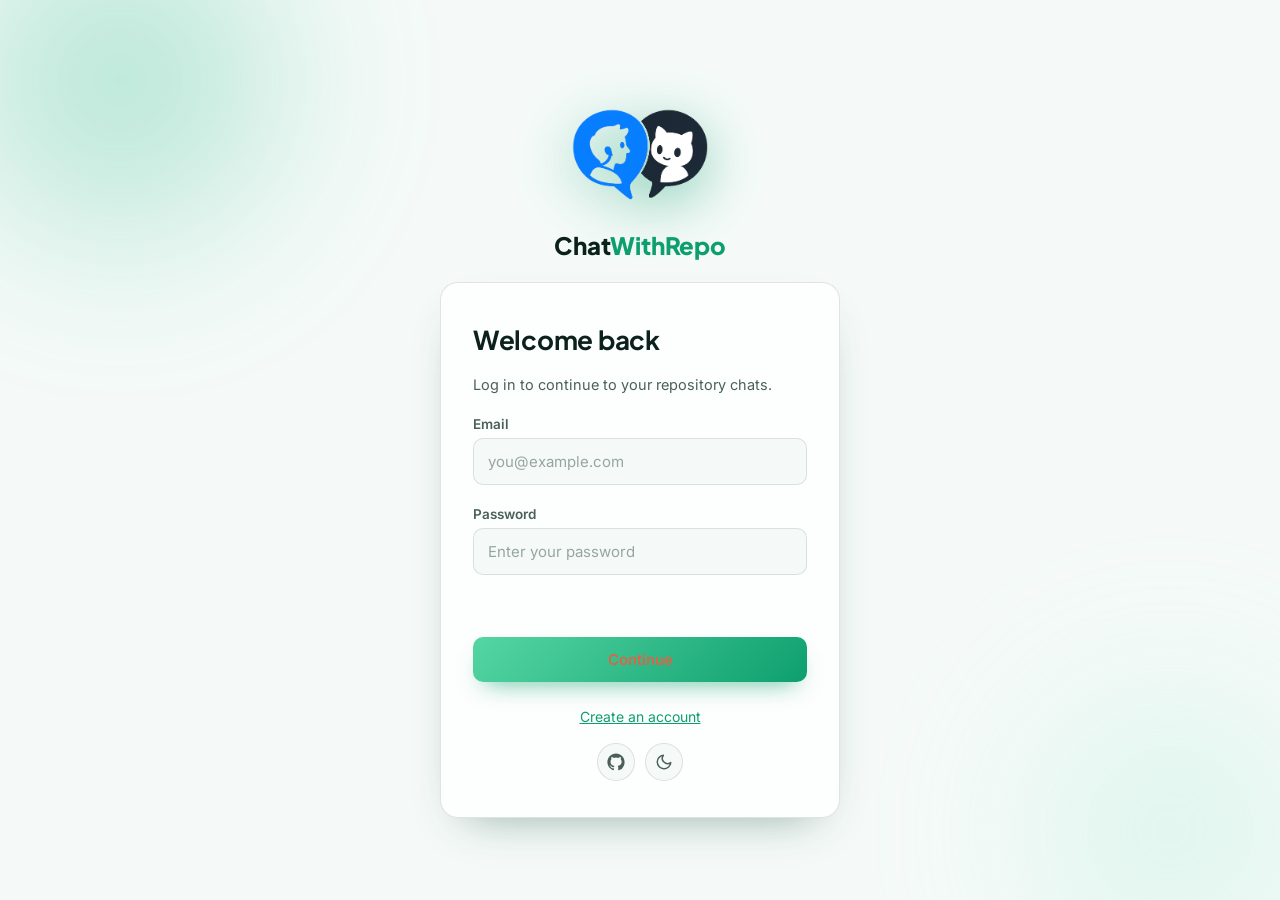
<file: frontend/login.html>
<!doctype html>
<html lang="en" data-theme="light">
  <head>
    <meta charset="utf-8" />
    <meta name="viewport" content="width=device-width, initial-scale=1" />
    <title>Log in | Chat WithRepo</title>
    <link rel="icon" type="image/png" href="assets/logo-chatwithrepo.png">
    <meta name="description" content="Log in to ChatWithRepo to chat with your indexed GitHub repositories." />
    <link rel="preconnect" href="https://fonts.googleapis.com" />
    <link rel="preconnect" href="https://fonts.gstatic.com" crossorigin />
    <link href="https://fonts.googleapis.com/css2?family=Inter:wght@400;500;600&family=Plus+Jakarta+Sans:wght@500;600;700;800&display=swap" rel="stylesheet" />
    <link rel="stylesheet" href="css/app.css" />
    <script>
      document.documentElement.setAttribute(
        "data-theme",
        localStorage.getItem("devlens_theme") ||
          (matchMedia("(prefers-color-scheme: dark)").matches ? "dark" : "light")
      );
    </script>
    <style>
      /* Same token system as register.html / dashboard.html / chat.html / index.html / profile.html */
      :root {
        --brand-900: #063a2b;
        --brand-700: #0b6e4f;
        --brand-600: #0e9f6e;
        --brand-500: #17b57f;
        --brand-400: #55d6a4;
        --brand-300: #9fead0;
        --paper: #f5faf8;
        --paper-raised: #ffffff;
        --ink: #0c211b;
        --ink-soft: #4b6058;
        --line: rgba(11, 40, 30, 0.12);
        --danger: #e5484d;
        --shadow-soft: 0 20px 45px -25px rgba(6, 58, 43, 0.45);
        --radius-lg: 18px;
        --radius-md: 14px;
        --radius-sm: 10px;
        color-scheme: light;
      }
      html[data-theme="dark"] {
        --paper: #07130f;
        --paper-raised: #0e211a;
        --ink: #eaf7f1;
        --ink-soft: #9fc2b3;
        --line: rgba(159, 234, 208, 0.14);
        --shadow-soft: 0 25px 60px -25px rgba(0, 0, 0, 0.65);
        color-scheme: dark;
      }

      * { box-sizing: border-box; }
      body {
        margin: 0;
        font-family: "Inter", system-ui, sans-serif;
        color: var(--ink);
        background: var(--paper);
        transition: background-color 0.4s ease, color 0.4s ease;
        min-height: 100vh;
      }

      .auth {
        min-height: 100vh;
        display: grid;
        place-items: center;
        padding: 24px;
        position: relative;
        overflow: hidden;
      }
      .auth::before, .auth::after {
        content: "";
        position: absolute;
        border-radius: 50%;
        filter: blur(70px);
        opacity: 0.35;
        pointer-events: none;
        animation: drift 16s ease-in-out infinite alternate;
      }
      .auth::before {
        width: 480px; height: 480px; top: -160px; left: -120px;
        background: radial-gradient(circle, var(--brand-500), transparent 70%);
      }
      .auth::after {
        width: 420px; height: 420px; bottom: -140px; right: -100px;
        background: radial-gradient(circle, var(--brand-300), transparent 70%);
        animation-delay: -8s;
      }
      @keyframes drift {
        from { transform: translate(0, 0) scale(1); }
        to { transform: translate(30px, 20px) scale(1.08); }
      }
      @media (prefers-reduced-motion: reduce) {
        .auth::before, .auth::after { animation: none; }
      }

      .card {
        position: relative;
        z-index: 1;
        width: 100%;
        max-width: 400px;
        display: flex;
        flex-direction: column;
        gap: 18px;
        padding: 36px 32px;
        border-radius: var(--radius-lg);
        background: color-mix(in srgb, var(--paper-raised) 78%, transparent);
        backdrop-filter: blur(18px) saturate(140%);
        -webkit-backdrop-filter: blur(18px) saturate(140%);
        border: 1px solid var(--line);
        box-shadow: var(--shadow-soft);
        animation: card-in 0.5s cubic-bezier(0.22, 1, 0.36, 1) both;
      }
      @keyframes card-in {
        from { opacity: 0; transform: translateY(14px) scale(0.98); }
        to { opacity: 1; transform: translateY(0) scale(1); }
      }

      .brand {
        display: inline-flex; align-items: center; gap: 8px;
        font-family: "Plus Jakarta Sans", "Inter", sans-serif;
        font-weight: 700; font-size: 19px; letter-spacing: -0.01em;
        color: var(--ink); text-decoration: none; width: fit-content;
      }
      .brand span { color: var(--brand-600); }
      .brand-dot {
        width: 10px; height: 10px; border-radius: 50%;
        background: var(--brand-500);
        box-shadow: 0 0 0 0 rgba(23, 181, 127, 0.55);
        animation: pulse 2.4s ease-in-out infinite;
      }
      @keyframes pulse {
        0%   { box-shadow: 0 0 0 0 rgba(23, 181, 127, 0.55); }
        70%  { box-shadow: 0 0 0 8px rgba(23, 181, 127, 0); }
        100% { box-shadow: 0 0 0 0 rgba(23, 181, 127, 0); }
      }

      /* Large centered wordmark that sits above the card, mid-top of the page */
      .auth-inner {
        position: relative;
        z-index: 1;
        width: 100%;
        max-width: 400px;
        display: flex;
        flex-direction: column;
        align-items: center;
        gap: 22px;
      }
      .brand-hero {
        display: flex;
        flex-direction: column;
        align-items: center;
        gap: 12px;
        text-decoration: none;
        text-align: center;
        animation: card-in 0.5s cubic-bezier(0.22, 1, 0.36, 1) both;
      }
      .brand-hero-logo {
          width: 136px;
          height: 136px;
        border-radius: 20px;
        object-fit: contain;
        filter: drop-shadow(0 14px 28px color-mix(in srgb, var(--brand-600) 45%, transparent));
      }
      .brand-hero-text {
        font-family: "Plus Jakarta Sans", "Inter", sans-serif;
        font-weight: 800;
        font-size: 24px;
        letter-spacing: -0.01em;
        color: var(--ink);
      }
      .brand-hero-text span { color: var(--brand-600); }
      @media (max-width: 420px) {
        .brand-hero-logo { width: 60px; height: 60px; border-radius: 16px; }
        .brand-hero-text { font-size: 20px; }
      }

      .card h1 {
        font-family: "Plus Jakarta Sans", sans-serif;
        font-weight: 700; font-size: 26px; letter-spacing: -0.01em; margin: 4px 0 0;
      }
      .card > p { margin: 0; color: var(--ink-soft); font-size: 14.5px; line-height: 1.5; }

      .field { margin-top: -15px; }
      .field label {
        display: block; margin-bottom: 6px;
        font-size: 13.5px; font-weight: 600; color: var(--ink-soft);
      }
      .field input {
        width: 100%; padding: 13px 14px; font: inherit; font-size: 15px;
        color: var(--ink); background: var(--paper);
        border: 1.5px solid var(--line); border-radius: var(--radius-sm);
        outline: none;
        transition: border-color 0.2s ease, box-shadow 0.2s ease, background-color 0.4s ease;
      }
      .field input::placeholder { color: var(--ink-soft); opacity: 0.55; }
      .field input:focus {
        border-color: var(--brand-500);
        box-shadow: 0 0 0 4px color-mix(in srgb, var(--brand-500) 18%, transparent);
      }
      .field input.invalid { border-color: var(--danger); animation: shake 0.32s ease; }
      @keyframes shake { 25% { transform: translateX(-4px); } 75% { transform: translateX(4px); } }

      .error {
        margin: -6px 0 0; min-height: 18px; font-size: 13px;
        color: var(--danger); transition: opacity 0.2s ease;
      }
      .error:empty { opacity: 0; }

      .button {
        display: inline-flex; align-items: center; justify-content: center; gap: 8px;
        font: inherit; font-weight: 600; font-size: 15px;
        border: none; border-radius: var(--radius-sm); cursor: pointer;
        transition: transform 0.15s ease, box-shadow 0.15s ease, filter 0.15s ease;
      }
      .button.block {
        width: 100%; padding: 13px 16px; color: #05261c;
        background: linear-gradient(135deg, var(--brand-400), var(--brand-600));
        box-shadow: 0 12px 24px -12px color-mix(in srgb, var(--brand-600) 70%, transparent);
      }
      .button.block:hover { transform: translateY(-2px); filter: brightness(1.04); }
      .button.block:active { transform: translateY(0); }
      .button.block:disabled { cursor: not-allowed; filter: grayscale(0.3) brightness(0.95); transform: none; }
      .button.block .spinner { display: none; }
      .button.block.loading .label { visibility: hidden; }
      .button.block.loading .spinner {
        display: block; position: absolute;
        width: 18px; height: 18px;
        border: 2px solid rgba(5, 38, 28, 0.35);
        border-top-color: #05261c;
        border-radius: 50%;
        animation: spin 0.7s linear infinite;
      }
      @keyframes spin { to { transform: rotate(360deg); } }

      a { color: var(--brand-600); }
      a:focus-visible, button:focus-visible, input:focus-visible {
        outline: 2px solid var(--brand-500);
        outline-offset: 2px;
      }

      .nav-actions { display: flex; gap: 10px; align-items: center; }
      .icon-btn {
        display: inline-flex; align-items: center; justify-content: center;
        width: 38px; height: 38px;
        border-radius: 50%; border: 1px solid var(--line);
        background: var(--paper); color: var(--ink-soft); cursor: pointer;
        transition: transform 0.15s ease, color 0.15s ease, border-color 0.15s ease;
      }
      .icon-btn:hover { transform: translateY(-2px); color: var(--brand-600); border-color: var(--brand-400); }
      .icon-btn svg { width: 18px; height: 18px; }
      .theme-toggle .sun { display: none; }
      html[data-theme="dark"] .theme-toggle .moon { display: none; }
      html[data-theme="dark"] .theme-toggle .sun { display: block; }
      .theme-toggle svg { transition: transform 0.4s cubic-bezier(0.22, 1, 0.36, 1); }
      .theme-toggle.spin svg { transform: rotate(180deg); }

      @media (max-width: 420px) {
        .card { padding: 28px 20px; border-radius: var(--radius-md); }
      }
      /* Google sign-in. Our own button face (round G logo + text) with
         Google's real button laid invisibly on top, so the click still
         goes through Google Identity Services (see js/app.js). */
      .google-auth { display: flex; flex-direction: column; gap: 16px; margin-bottom: 10px; }
      .google-auth[hidden] { display: none; }
      .google-btn { position: relative; height: 48px; border-radius: var(--radius-sm); }
      .google-face {
        display: flex; align-items: center; justify-content: center; gap: 12px;
        height: 100%; padding: 0 16px;
        border: 1.5px solid var(--line); border-radius: inherit;
        background: var(--paper);
        transition: transform 0.15s ease, border-color 0.2s ease, box-shadow 0.2s ease,
          background-color 0.4s ease, opacity 0.2s ease;
      }
      .google-text { color: var(--ink); font-weight: 600; font-size: 15px; letter-spacing: 0.01em; }
      .google-logo {
        display: grid; place-items: center; flex: none;
        width: 28px; height: 28px; border-radius: 50%;
        background: #fff;
        box-shadow: 0 1px 3px rgba(0, 0, 0, 0.18), 0 0 0 1px rgba(0, 0, 0, 0.04);
      }
      .google-logo svg { width: 16px; height: 16px; }
      .google-btn:hover .google-face {
        transform: translateY(-2px);
        border-color: var(--brand-400);
        box-shadow: 0 14px 26px -16px color-mix(in srgb, var(--brand-600) 70%, transparent);
      }
      .google-btn:focus-within .google-face {
        border-color: var(--brand-500);
        box-shadow: 0 0 0 4px color-mix(in srgb, var(--brand-500) 20%, transparent);
      }
      .google-slot {
        position: absolute; inset: 0; overflow: hidden;
        display: flex; align-items: center; justify-content: center;
        opacity: 0.01;
      }
      /* Google's button is 40px tall; stretch it over the whole 48px face. */
      .google-slot > div { transform: scaleY(1.2); }
      .google-auth:not(.ready) .google-face { opacity: 0.6; }
      .google-auth:not(.ready) .google-btn,
      .google-auth.loading .google-btn { pointer-events: none; }
      .google-auth.loading .google-face { opacity: 0.55; }
      .google-status {
        display: none; align-items: center; justify-content: center; gap: 8px;
        margin: -6px 0 0; font-size: 13px; color: var(--ink-soft);
      }
      .google-auth.loading .google-status { display: flex; }
      .google-status::before {
        content: ""; width: 14px; height: 14px; border-radius: 50%;
        border: 2px solid color-mix(in srgb, var(--brand-600) 30%, transparent);
        border-top-color: var(--brand-600);
        animation: spin 0.7s linear infinite;
      }
      .auth-divider {
        display: flex; align-items: center; gap: 12px;
        font-size: 12.5px; color: var(--ink-soft);
      }
      .auth-divider::before, .auth-divider::after {
        content: ""; flex: 1; height: 1px; background: var(--line);
      }
      @media (prefers-reduced-motion: reduce) {
        .google-status::before { animation: none; }
        .google-btn:hover .google-face { transform: none; }
      }
    </style>
  </head>
  <body>
    <main class="auth">
      <div class="auth-inner">
        <a class="brand-hero" href="index.html">
          <img class="brand-hero-logo" src="assets/logo-chatwithrepo.png" alt="ChatWithRepo logo" />
          <span class="brand-hero-text">Chat<span>WithRepo</span></span>
        </a>

        <form id="auth-form" class="card" novalidate>
          <h1>Welcome back</h1>
          <p>Log in to continue to your repository chats.</p>

          <div id="google-auth" class="google-auth">
            <div class="google-btn">
              <div class="google-face" aria-hidden="true">
                <span class="google-logo">
                  <svg viewBox="0 0 48 48"><path fill="#EA4335" d="M24 9.5c3.54 0 6.71 1.22 9.21 3.6l6.85-6.85C35.9 2.38 30.47 0 24 0 14.62 0 6.51 5.38 2.56 13.22l7.98 6.19C12.43 13.72 17.74 9.5 24 9.5z"/><path fill="#4285F4" d="M46.98 24.55c0-1.57-.15-3.09-.38-4.55H24v9.02h12.94c-.58 2.96-2.26 5.48-4.78 7.18l7.73 6c4.51-4.18 7.09-10.36 7.09-17.65z"/><path fill="#FBBC05" d="M10.53 28.59c-.48-1.45-.76-2.99-.76-4.59s.27-3.14.76-4.59l-7.98-6.19C.92 16.46 0 20.12 0 24c0 3.88.92 7.54 2.56 10.78l7.97-6.19z"/><path fill="#34A853" d="M24 48c6.48 0 11.93-2.13 15.89-5.81l-7.73-6c-2.15 1.45-4.92 2.3-8.16 2.3-6.26 0-11.57-4.22-13.47-9.91l-7.98 6.19C6.51 42.62 14.62 48 24 48z"/></svg>
                </span>
                <span class="google-text">Continue with Google</span>
              </div>
              <div id="google-button" class="google-slot"></div>
            </div>
            <p class="google-status" role="status">Signing you in with Google…</p>
            <div class="auth-divider">or continue with email</div>
          </div>

          <div class="field">
            <label for="email">Email</label>
            <input id="email" type="email" placeholder="you@example.com" autocomplete="email" required />
          </div>

          <div class="field">
            <label for="password">Password</label>
            <input id="password" type="password" placeholder="Enter your password" autocomplete="current-password" minlength="8" required />
          </div>

          <p id="error" class="error" role="alert" aria-live="polite"></p>

          <button class="button block" type="submit">
            <span class="label">Continue</span>
            <span class="spinner" aria-hidden="true"></span>
          </button>

          <a href="register.html" style="font-size: 14px; text-align: center">Create an account</a>

          <div class="nav-actions" style="justify-content: center">
            <a class="icon-btn github-link" href="https://github.com/shreyaghorui222004/chat-with-repo" target="_blank" rel="noopener" aria-label="View on GitHub">
              <svg viewBox="0 0 24 24" fill="currentColor" aria-hidden="true"><path d="M12 .5C5.73.5.5 5.73.5 12c0 5.08 3.29 9.39 7.86 10.91.58.11.79-.25.79-.56v-2c-3.2.7-3.88-1.37-3.88-1.37-.53-1.34-1.3-1.7-1.3-1.7-1.06-.72.08-.71.08-.71 1.17.08 1.79 1.2 1.79 1.2 1.04 1.79 2.73 1.27 3.4.97.1-.76.41-1.27.74-1.56-2.56-.29-5.26-1.28-5.26-5.7 0-1.26.45-2.29 1.19-3.1-.12-.29-.52-1.46.11-3.05 0 0 .97-.31 3.18 1.18a11 11 0 0 1 5.8 0c2.2-1.49 3.17-1.18 3.17-1.18.63 1.59.23 2.76.12 3.05.74.81 1.18 1.84 1.18 3.1 0 4.43-2.7 5.4-5.28 5.69.42.36.8 1.08.8 2.18v3.23c0 .31.21.68.8.56A11.51 11.51 0 0 0 23.5 12C23.5 5.73 18.27.5 12 .5Z"/></svg>
            </a>
            <button class="icon-btn theme-toggle" type="button" aria-label="Toggle theme">
              <svg class="moon" viewBox="0 0 24 24" fill="none" stroke="currentColor" stroke-width="2" stroke-linecap="round" stroke-linejoin="round"><path d="M21 12.79A9 9 0 1 1 11.21 3 7 7 0 0 0 21 12.79Z"/></svg>
              <svg class="sun" viewBox="0 0 24 24" fill="none" stroke="currentColor" stroke-width="2" stroke-linecap="round" stroke-linejoin="round"><circle cx="12" cy="12" r="4"/><path d="M12 2v2M12 20v2M4.9 4.9l1.4 1.4M17.7 17.7l1.4 1.4M2 12h2M20 12h2M4.9 19.1l1.4-1.4M17.7 6.3l1.4-1.4"/></svg>
            </button>
          </div>
        </form>
      </div>
    </main>

    <script>
      // --- Theme spin only — actual toggle + persistence is handled by js/app.js ---
      var themeBtn = document.querySelector(".theme-toggle");
      if (themeBtn) {
        new MutationObserver(function () {
          themeBtn.classList.add("spin");
          setTimeout(function () { themeBtn.classList.remove("spin"); }, 400);
        }).observe(document.documentElement, {
          attributes: true,
          attributeFilter: ["data-theme"],
        });
      }

      var form = document.getElementById("auth-form");
      var submitBtn = form.querySelector('button[type="submit"]');
      var emailInput = document.getElementById("email");
      var passInput = document.getElementById("password");

      form.addEventListener("submit", function () {
        [emailInput, passInput].forEach(function (input) {
          input.classList.toggle("invalid", !input.checkValidity());
        });
        if (form.checkValidity()) {
          submitBtn.classList.add("loading");
          submitBtn.disabled = true;
        }
      });

      var errorEl = document.getElementById("error");
      new MutationObserver(function () {
        if (errorEl.textContent.trim()) {
          submitBtn.classList.remove("loading");
          submitBtn.disabled = false;
        }
      }).observe(errorEl, { childList: true, characterData: true, subtree: true });
    </script>
    <script src="js/app.js?v=18"></script>
  </body>
</html>
</file>
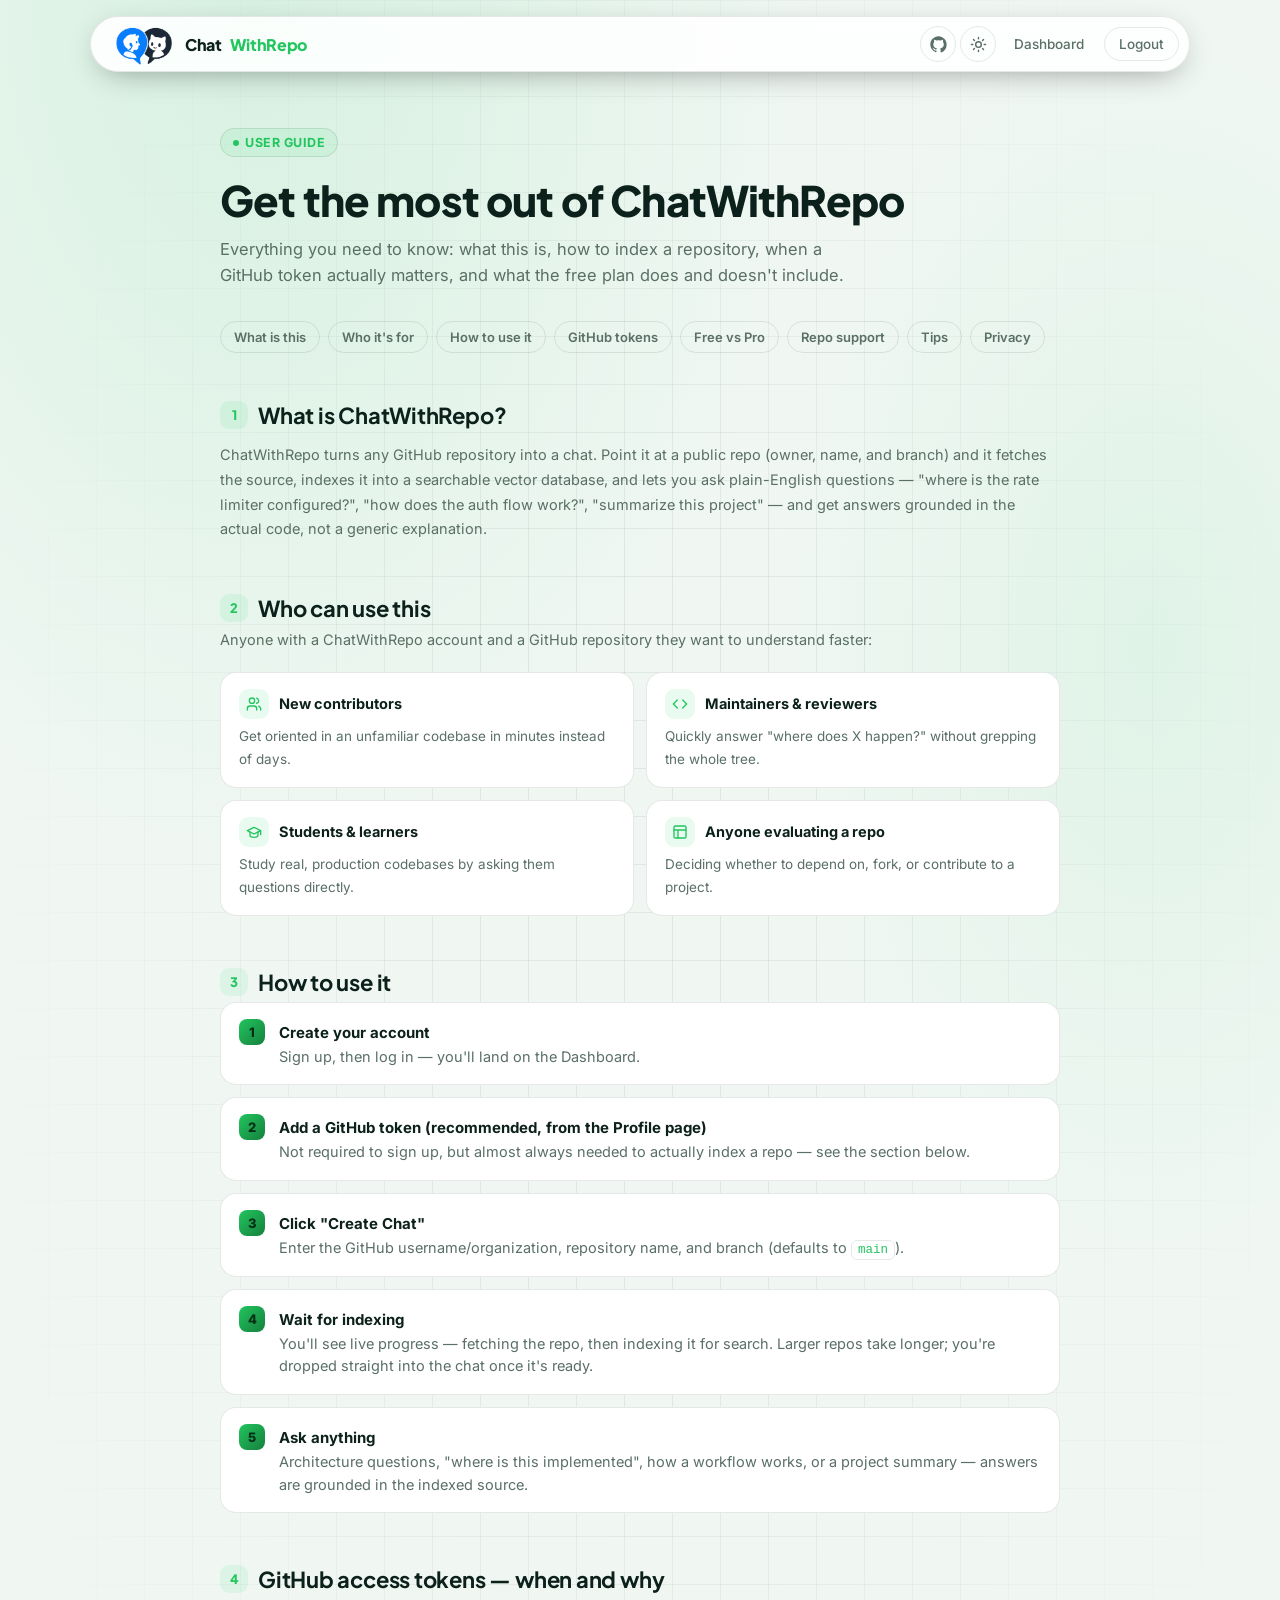
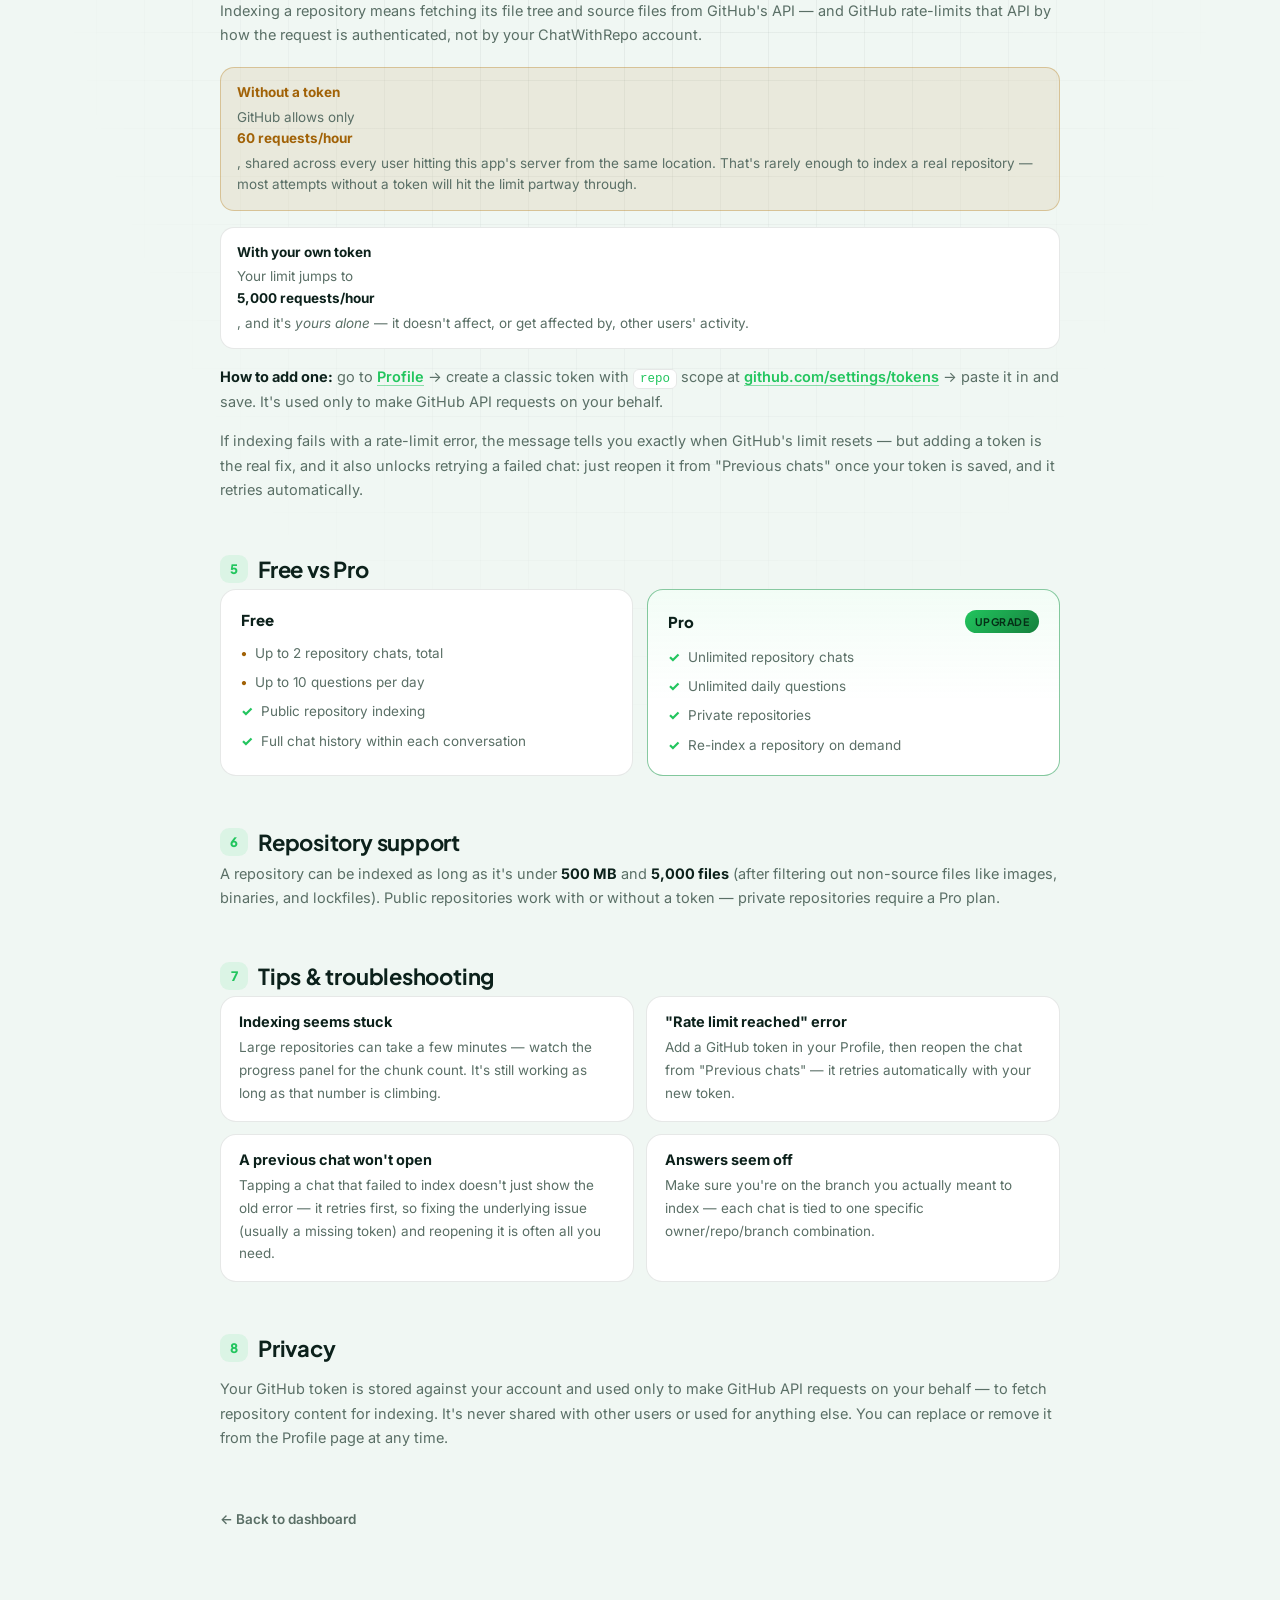
<file: frontend/manual.html>
<!doctype html>
<html lang="en" data-theme="dark">
  <head>
    <meta charset="utf-8" />
    <meta name="viewport" content="width=device-width, initial-scale=1" />
    <title>User Guide | ChatWithRepo</title>
    <link rel="icon" type="image/png" href="assets/logo-chatwithrepo.png">
    <meta name="description" content="How to use ChatWithRepo: free tier limits, GitHub tokens, and getting the most out of your repository chats." />
    <link rel="preconnect" href="https://fonts.googleapis.com" />
    <link rel="preconnect" href="https://fonts.gstatic.com" crossorigin />
    <link href="https://fonts.googleapis.com/css2?family=Inter:wght@400;500;600&family=Plus+Jakarta+Sans:wght@500;600;700;800&display=swap" rel="stylesheet" />
    <script>
      document.documentElement.setAttribute(
        "data-theme",
        localStorage.getItem("devlens_theme") || "dark"
      );
    </script>
    <style>
      :root {
        --bg: #06110e;
        --bg-elevated: #0c1c17;
        --bg-card: #0f221c;
        --ink: #e8f5ef;
        --ink-muted: #8fb5a6;
        --brand: #22c55e;
        --brand-bright: #4ade80;
        --brand-dim: #16a34a;
        --line: rgba(74, 222, 128, 0.12);
        --warn-bg: rgba(180, 120, 20, 0.18);
        --warn-border: rgba(234, 179, 8, 0.45);
        --warn-text: #fbbf24;
        --danger: #f87171;
        --radius: 16px;
        --nav-h: 72px;
        color-scheme: dark;
      }

      html[data-theme="light"] {
        --bg: #f0f7f3;
        --bg-elevated: #ffffff;
        --bg-card: #ffffff;
        --ink: #0c211b;
        --ink-muted: #5a6f66;
        --brand: #16a34a;
        --brand-bright: #22c55e;
        --brand-dim: #15803d;
        --line: rgba(12, 33, 27, 0.1);
        --warn-bg: rgba(180, 120, 20, 0.1);
        --warn-border: rgba(180, 120, 20, 0.35);
        --warn-text: #a16207;
        color-scheme: light;
      }

      *, *::before, *::after { box-sizing: border-box; }
      html, body { margin: 0; min-height: 100%; max-width: 100%; }
      body {
        font-family: "Inter", system-ui, sans-serif;
        color: var(--ink);
        background: var(--bg);
        overflow-x: hidden;
      }
      /* Safety net: no element (long URL, unbroken string, etc.) can force
         horizontal scroll, on any viewport width. */
      img, svg { max-width: 100%; }
      h1, h2, p, a, code, li, span { overflow-wrap: break-word; word-break: break-word; }

      .page {
        min-height: 100vh;
        min-height: 100dvh;
        position: relative;
        background:
          radial-gradient(ellipse 80% 50% at 20% 0%, rgba(34, 197, 94, 0.12), transparent 55%),
          radial-gradient(ellipse 60% 40% at 90% 20%, rgba(34, 197, 94, 0.08), transparent 50%),
          var(--bg);
      }
      .page::before {
        content: "";
        position: absolute;
        inset: 0;
        background-image:
          linear-gradient(var(--line) 1px, transparent 1px),
          linear-gradient(90deg, var(--line) 1px, transparent 1px);
        background-size: 48px 48px;
        mask-image: radial-gradient(ellipse 70% 60% at 50% 30%, black 20%, transparent 75%);
        pointer-events: none;
        opacity: 0.7;
      }

      a { color: inherit; text-decoration: none; }
      a:focus-visible, button:focus-visible {
        outline: 2px solid var(--brand-bright);
        outline-offset: 2px;
      }

      /* ---- Pill navbar (same chrome as dashboard.html) ---- */
      .nav-wrap { position: sticky; top: 0; z-index: 40; padding: 16px clamp(16px, 4vw, 40px) 0; }
      .nav {
        max-width: 1100px;
        margin: 0 auto;
        height: 56px;
        display: flex;
        align-items: center;
        justify-content: space-between;
        gap: 12px;
        padding: 0 10px 0 20px;
        border-radius: 999px;
        background: color-mix(in srgb, var(--bg-elevated) 88%, transparent);
        border: 1px solid var(--line);
        backdrop-filter: blur(16px) saturate(140%);
        -webkit-backdrop-filter: blur(16px) saturate(140%);
        box-shadow: 0 8px 32px -12px rgba(0, 0, 0, 0.45);
      }
      .brand { display: inline-flex; align-items: center; gap: 8px; font-family: "Plus Jakarta Sans", sans-serif; font-weight: 800; font-size: 16px; letter-spacing: -0.02em; }
      .brand span { color: var(--brand-bright); }
      .brand-logo { width: 66px; height: 46px; flex: none; border-radius: 7px; object-fit: contain; }

      .nav-actions { display: flex; align-items: center; gap: 4px; }
      .nav-links { display: flex; align-items: center; gap: 2px; }
      .nav-links a, .nav-links .logout-btn {
        font: inherit; font-size: 13.5px; font-weight: 500; color: var(--ink-muted);
        background: none; border: none; cursor: pointer;
        padding: 8px 14px; border-radius: 999px;
        transition: background 0.15s ease, color 0.15s ease;
      }
      .nav-links a.active { color: var(--brand-bright); }
      .nav-links a:hover { color: var(--ink); background: rgba(74, 222, 128, 0.1); }
      .nav-links .logout-btn { color: var(--ink-muted); border: 1px solid var(--line); margin-left: 4px; }
      .nav-links .logout-btn:hover { color: var(--danger); border-color: color-mix(in srgb, var(--danger) 40%, transparent); background: color-mix(in srgb, var(--danger) 10%, transparent); }

      /* Profile picture in the navbar (links to profile.html) - see app.js setupNavAvatar */
      .nav-avatar {
        display: inline-flex; width: 36px; height: 36px; flex: none;
        border-radius: 50%; overflow: hidden;
        border: 1.5px solid color-mix(in srgb, #17b57f 55%, transparent);
        background: color-mix(in srgb, #17b57f 14%, transparent);
        color: #17b57f;
        transition: transform 0.15s ease, box-shadow 0.15s ease;
      }
      .nav-avatar:hover { transform: translateY(-1px); box-shadow: 0 0 0 3px color-mix(in srgb, #17b57f 25%, transparent); }
      .nav-avatar[hidden] { display: none; }
      .nav-avatar img, .nav-avatar svg { width: 100%; height: 100%; object-fit: cover; display: block; }
      .nav-avatar svg { opacity: 0.75; }

      .icon-btn {
        display: inline-flex; align-items: center; justify-content: center;
        width: 36px; height: 36px; border-radius: 50%;
        border: 1px solid var(--line); background: transparent; color: var(--ink-muted);
        cursor: pointer;
        transition: color 0.15s ease, border-color 0.15s ease, transform 0.15s ease;
      }
      .icon-btn:hover { color: var(--brand-bright); border-color: var(--brand); transform: translateY(-1px); }
      .icon-btn svg { width: 17px; height: 17px; }
      .theme-toggle .sun { display: none; }
      html[data-theme="light"] .theme-toggle .moon { display: none; }
      html[data-theme="light"] .theme-toggle .sun { display: block; }
      .theme-toggle svg { transition: transform 0.35s cubic-bezier(0.22, 1, 0.36, 1); }
      .theme-toggle.spin svg { transform: rotate(180deg); }
      .hamburger { display: none; }
      .hamburger-lines { display: flex; flex-direction: column; gap: 4px; width: 16px; }
      .hamburger-lines i { display: block; height: 2px; background: currentColor; border-radius: 2px; transition: transform 0.25s ease, opacity 0.2s ease; }
      .hamburger[aria-expanded="true"] .hamburger-lines i:nth-child(1) { transform: translateY(6px) rotate(45deg); }
      .hamburger[aria-expanded="true"] .hamburger-lines i:nth-child(2) { opacity: 0; }
      .hamburger[aria-expanded="true"] .hamburger-lines i:nth-child(3) { transform: translateY(-6px) rotate(-45deg); }

      /* ---- Page content ---- */
      .manual {
        position: relative;
        z-index: 1;
        max-width: 880px;
        margin: 0 auto;
        padding: 56px 20px 100px;
      }

      .badge {
        display: inline-flex; align-items: center; gap: 6px;
        font-size: 12.5px; font-weight: 700; letter-spacing: 0.04em; text-transform: uppercase;
        color: var(--brand-bright);
        background: rgba(74, 222, 128, 0.1);
        border: 1px solid var(--line);
        padding: 6px 12px; border-radius: 999px;
      }
      .badge .dot { width: 6px; height: 6px; border-radius: 50%; background: var(--brand-bright); }

      .manual h1 {
        font-family: "Plus Jakarta Sans", sans-serif;
        font-size: clamp(30px, 4.5vw, 42px);
        font-weight: 800;
        letter-spacing: -0.02em;
        margin: 16px 0 10px;
      }
      .manual .lede { color: var(--ink-muted); font-size: 16.5px; line-height: 1.6; max-width: 640px; margin: 0 0 32px; }

      /* Quick-nav pills */
      .toc { display: flex; flex-wrap: wrap; gap: 8px; margin-bottom: 48px; }
      .toc a {
        font-size: 13px; font-weight: 600; color: var(--ink-muted);
        border: 1px solid var(--line); border-radius: 999px; padding: 7px 13px;
        transition: color 0.15s ease, border-color 0.15s ease, background 0.15s ease;
      }
      .toc a:hover { color: var(--brand-bright); border-color: var(--brand); background: rgba(74, 222, 128, 0.08); }

      section.block { margin-bottom: 52px; scroll-margin-top: 96px; }
      .block h2 {
        font-family: "Plus Jakarta Sans", sans-serif;
        font-size: clamp(18px, 5vw, 22px); font-weight: 700; letter-spacing: -0.01em;
        display: flex; align-items: center; flex-wrap: wrap; gap: 10px;
        margin: 0 0 6px;
      }
      .block h2 .num {
        display: inline-flex; align-items: center; justify-content: center;
        width: 28px; height: 28px; border-radius: 9px;
        background: rgba(74, 222, 128, 0.12); color: var(--brand-bright);
        font-size: 13px; font-weight: 800; flex: none;
      }
      .block .sub { color: var(--ink-muted); font-size: 14.5px; line-height: 1.65; margin: 0 0 20px; }
      .block .sub + .sub { margin-top: -12px; }
      .block p { color: var(--ink-muted); font-size: 14.5px; line-height: 1.7; }
      .block strong { color: var(--ink); }
      .block code {
        font: 12.5px/1.4 ui-monospace, "SF Mono", Menlo, monospace;
        background: var(--bg-card); border: 1px solid var(--line);
        padding: 2px 6px; border-radius: 6px; color: var(--brand-bright);
      }
      .block a.inline-link { color: var(--brand-bright); font-weight: 600; border-bottom: 1px solid color-mix(in srgb, var(--brand-bright) 50%, transparent); }

      /* Numbered step list */
      .steps { list-style: none; margin: 0; padding: 0; display: grid; gap: 12px; }
      .steps li {
        display: flex; gap: 14px;
        background: var(--bg-elevated); border: 1px solid var(--line); border-radius: var(--radius);
        padding: 16px 18px;
      }
      .steps .n {
        flex: none; width: 26px; height: 26px; border-radius: 8px;
        background: linear-gradient(135deg, var(--brand-bright), var(--brand-dim));
        color: #052e16; font-weight: 800; font-size: 13px;
        display: flex; align-items: center; justify-content: center;
      }
      .steps .t { flex: 1 1 auto; min-width: 0; font-size: 14.5px; line-height: 1.55; padding-top: 2px; }
      .steps .t strong { display: block; color: var(--ink); font-size: 15px; margin-bottom: 2px; }
      .steps .t span { color: var(--ink-muted); }

      /* Feature / icon bullet grid */
      .grid2 { display: grid; grid-template-columns: 1fr 1fr; gap: 12px; }
      @media (max-width: 620px) { .grid2 { grid-template-columns: 1fr; } }
      .icard {
        background: var(--bg-elevated); border: 1px solid var(--line); border-radius: var(--radius);
        padding: 16px 18px;
      }
      .icard .ihead { display: flex; align-items: center; gap: 10px; margin-bottom: 6px; }
      .icard .ico { flex: none; width: 30px; height: 30px; border-radius: 9px; display: flex; align-items: center; justify-content: center; background: rgba(74, 222, 128, 0.12); color: var(--brand-bright); }
      .icard .ico svg { width: 16px; height: 16px; }
      .icard strong { flex: 1 1 auto; min-width: 0; font-size: 14.5px; color: var(--ink); }
      .icard p { margin: 0; font-size: 13.5px; }

      /* Free vs Pro comparison */
      .plans { display: grid; grid-template-columns: 1fr 1fr; gap: 14px; }
      @media (max-width: 620px) { .plans { grid-template-columns: 1fr; } }
      .plan {
        background: var(--bg-elevated); border: 1px solid var(--line); border-radius: var(--radius);
        padding: 20px;
      }
      .plan.pro { border-color: color-mix(in srgb, var(--brand) 45%, var(--line)); background: linear-gradient(180deg, rgba(74,222,128,0.07), transparent 60%), var(--bg-elevated); }
      .plan .ptitle { font-family: "Plus Jakarta Sans", sans-serif; font-weight: 800; font-size: 15px; margin-bottom: 14px; display: flex; flex-wrap: wrap; align-items: center; gap: 8px; justify-content: space-between; }
      .upgrade-btn {
        display: inline-block;
        font: inherit; font-size: 10.5px; font-weight: 700; letter-spacing: 0.04em; text-transform: uppercase;
        color: #052e16; background: linear-gradient(135deg, var(--brand-bright), var(--brand-dim));
        border: none; cursor: pointer;
        padding: 5px 10px; border-radius: 999px;
        transition: transform 0.15s ease, filter 0.15s ease;
      }
      .upgrade-btn:hover { transform: translateY(-1px); filter: brightness(1.05); }
      .upgrade-btn:active { transform: none; }
      .plan ul { list-style: none; margin: 0; padding: 0; display: grid; gap: 9px; }
      .plan li { font-size: 13.5px; color: var(--ink-muted); display: flex; gap: 8px; line-height: 1.5; }
      .plan li::before { content: "✓"; color: var(--brand-bright); font-weight: 800; flex: none; }
      .plan.free li.limit::before { content: "•"; color: var(--warn-text); }

      /* Warning / info box, matching dashboard.html's token banner */
      .callout {
        border-radius: 14px; padding: 14px 16px; font-size: 13.5px; line-height: 1.6;
        border: 1px solid var(--line); background: var(--bg-elevated); color: var(--ink-muted);
        margin: 16px 0;
      }
      .callout.warn { background: var(--warn-bg); border-color: var(--warn-border); }
      .callout.warn strong { color: var(--warn-text); }
      .callout strong { color: var(--ink); display: block; margin-bottom: 3px; font-size: 13.5px; }

      .backlink { display: inline-flex; align-items: center; gap: 6px; margin-top: 8px; font-size: 13.5px; font-weight: 600; color: var(--ink-muted); }
      .backlink:hover { color: var(--brand-bright); }

      @media (max-width: 860px) {
        .nav-links {
          position: absolute; top: calc(100% + 8px); right: 0;
          display: flex; flex-direction: column; gap: 2px;
          background: var(--bg-elevated); border: 1px solid var(--line); border-radius: 14px;
          padding: 8px; min-width: 160px;
          box-shadow: 0 16px 40px -12px rgba(0,0,0,0.5);
          opacity: 0; pointer-events: none; transform: translateY(-6px);
          transition: opacity 0.2s ease, transform 0.2s ease;
        }
        .nav.open .nav-links { opacity: 1; pointer-events: auto; transform: none; }
        .nav-links a, .nav-links .logout-btn { text-align: left; padding: 10px 12px; border-radius: 9px; }
        .nav-links .logout-btn { margin: 2px 0 0; }
        .hamburger { display: inline-flex; }
      }

      /* Tighten spacing/type further on narrow phones so nothing feels
         cramped or clipped - the grids/steps already reflow to one column
         above via .grid2/.plans, this just refines the leftover spacing. */
      @media (max-width: 480px) {
        .nav-wrap { padding: 12px 12px 0; }
        .manual { padding: 40px 16px 80px; }
        .manual .lede { font-size: 15px; }
        .toc { gap: 6px; margin-bottom: 36px; }
        .toc a { font-size: 12.5px; padding: 6px 11px; }
        section.block { margin-bottom: 40px; }
        .steps li { padding: 14px; gap: 10px; }
        .icard { padding: 14px; }
        .plan { padding: 16px; }
        .callout { padding: 12px 14px; }
      }

      @media (max-width: 360px) {
        .brand { font-size: 14px; }
        .brand-logo { width: 52px; height: 36px; }
      }
    </style>
  </head>
  <body>
    <div class="page">
      <div class="nav-wrap">
        <nav class="nav">
          <a class="brand" href="dashboard.html">
            <img class="brand-logo" src="assets/logo-chatwithrepo.png" alt="ChatWithRepo logo" />
            </span>Chat<span>WithRepo</span>
          </a>

          <div class="nav-actions">
            <a class="icon-btn github-link" href="#" target="_blank" rel="noopener noreferrer" aria-label="GitHub">
              <svg viewBox="0 0 24 24" fill="currentColor" aria-hidden="true">
                <path d="M12 .5C5.73.5.5 5.73.5 12c0 5.08 3.29 9.39 7.86 10.91.58.11.79-.25.79-.56v-2c-3.2.7-3.88-1.37-3.88-1.37-.53-1.34-1.3-1.7-1.3-1.7-1.06-.72.08-.71.08-.71 1.17.08 1.79 1.2 1.79 1.2 1.04 1.79 2.73 1.27 3.4.97.1-.76.41-1.27.74-1.56-2.56-.29-5.26-1.28-5.26-5.7 0-1.26.45-2.29 1.19-3.1-.12-.29-.52-1.46.11-3.05 0 0 .97-.31 3.18 1.18a11 11 0 0 1 5.8 0c2.2-1.49 3.17-1.18 3.17-1.18.63 1.59.23 2.76.12 3.05.74.81 1.18 1.84 1.18 3.1 0 4.43-2.7 5.4-5.28 5.69.42.36.8 1.08.8 2.18v3.23c0 .31.21.68.8.56A11.51 11.51 0 0 0 23.5 12C23.5 5.73 18.27.5 12 .5Z"/>
              </svg>
            </a>
            <button class="icon-btn theme-toggle" type="button" aria-label="Toggle theme">
              <svg class="moon" viewBox="0 0 24 24" fill="none" stroke="currentColor" stroke-width="2" stroke-linecap="round" stroke-linejoin="round"><path d="M21 12.79A9 9 0 1 1 11.21 3 7 7 0 0 0 21 12.79Z"/></svg>
              <svg class="sun" viewBox="0 0 24 24" fill="none" stroke="currentColor" stroke-width="2" stroke-linecap="round" stroke-linejoin="round"><circle cx="12" cy="12" r="4"/><path d="M12 2v2M12 20v2M4.9 4.9l1.4 1.4M17.7 17.7l1.4 1.4M2 12h2M20 12h2M4.9 19.1l1.4-1.4M17.7 6.3l1.4-1.4"/></svg>
            </button>
            <a class="nav-avatar" href="profile.html" aria-label="Profile" title="Profile" hidden>
              <svg class="nav-avatar-default" viewBox="0 0 84 84" aria-hidden="true">
                <circle cx="42" cy="33" r="15" fill="currentColor"/>
                <path d="M14 76c3-15 15-23 28-23s25 8 28 23" fill="currentColor"/>
              </svg>
              <img alt="" referrerpolicy="no-referrer" hidden />
            </a>
            <button class="icon-btn hamburger" type="button" aria-label="Open menu" aria-expanded="false">
              <span class="hamburger-lines"><i></i><i></i><i></i></span>
            </button>

            <div class="nav-links" id="primary-nav-links">
              <a href="dashboard.html">Dashboard</a>
              <button id="logout" class="logout-btn" type="button">Logout</button>
            </div>
          </div>
        </nav>
      </div>

      <main class="manual">
        <span class="badge"><span class="dot"></span>User Guide</span>
        <h1>Get the most out of ChatWithRepo</h1>
        <p class="lede">Everything you need to know: what this is, how to index a repository, when a GitHub token actually matters, and what the free plan does and doesn't include.</p>

        <nav class="toc" aria-label="Sections">
          <a href="#what-is-this">What is this</a>
          <a href="#who">Who it's for</a>
          <a href="#how-to-use">How to use it</a>
          <a href="#github-token">GitHub tokens</a>
          <a href="#plans">Free vs Pro</a>
          <a href="#repo-support">Repo support</a>
          <a href="#tips">Tips</a>
          <a href="#privacy">Privacy</a>
        </nav>

        <section class="block" id="what-is-this">
          <h2><span class="num">1</span>What is ChatWithRepo?</h2>
          <p>ChatWithRepo turns any GitHub repository into a chat. Point it at a public repo (owner, name, and branch) and it fetches the source, indexes it into a searchable vector database, and lets you ask plain-English questions — "where is the rate limiter configured?", "how does the auth flow work?", "summarize this project" — and get answers grounded in the actual code, not a generic explanation.</p>
        </section>

        <section class="block" id="who">
          <h2><span class="num">2</span>Who can use this</h2>
          <p class="sub">Anyone with a ChatWithRepo account and a GitHub repository they want to understand faster:</p>
          <div class="grid2">
            <div class="icard">
              <div class="ihead">
                <span class="ico"><svg viewBox="0 0 24 24" fill="none" stroke="currentColor" stroke-width="2" stroke-linecap="round" stroke-linejoin="round"><path d="M16 21v-2a4 4 0 0 0-4-4H6a4 4 0 0 0-4 4v2"/><circle cx="9" cy="7" r="4"/><path d="M22 21v-2a4 4 0 0 0-3-3.87"/><path d="M16 3.13a4 4 0 0 1 0 7.75"/></svg></span>
                <strong>New contributors</strong>
              </div>
              <p>Get oriented in an unfamiliar codebase in minutes instead of days.</p>
            </div>
            <div class="icard">
              <div class="ihead">
                <span class="ico"><svg viewBox="0 0 24 24" fill="none" stroke="currentColor" stroke-width="2" stroke-linecap="round" stroke-linejoin="round"><polyline points="16 18 22 12 16 6"/><polyline points="8 6 2 12 8 18"/></svg></span>
                <strong>Maintainers &amp; reviewers</strong>
              </div>
              <p>Quickly answer "where does X happen?" without grepping the whole tree.</p>
            </div>
            <div class="icard">
              <div class="ihead">
                <span class="ico"><svg viewBox="0 0 24 24" fill="none" stroke="currentColor" stroke-width="2" stroke-linecap="round" stroke-linejoin="round"><path d="M22 10v6M2 10l10-5 10 5-10 5z"/><path d="M6 12v5c0 1.66 2.69 3 6 3s6-1.34 6-3v-5"/></svg></span>
                <strong>Students &amp; learners</strong>
              </div>
              <p>Study real, production codebases by asking them questions directly.</p>
            </div>
            <div class="icard">
              <div class="ihead">
                <span class="ico"><svg viewBox="0 0 24 24" fill="none" stroke="currentColor" stroke-width="2" stroke-linecap="round" stroke-linejoin="round"><rect x="3" y="3" width="18" height="18" rx="2"/><path d="M3 9h18M9 21V9"/></svg></span>
                <strong>Anyone evaluating a repo</strong>
              </div>
              <p>Deciding whether to depend on, fork, or contribute to a project.</p>
            </div>
          </div>
        </section>

        <section class="block" id="how-to-use">
          <h2><span class="num">3</span>How to use it</h2>
          <ol class="steps">
            <li>
              <span class="n">1</span>
              <span class="t"><strong>Create your account</strong><span>Sign up, then log in — you'll land on the Dashboard.</span></span>
            </li>
            <li>
              <span class="n">2</span>
              <span class="t"><strong>Add a GitHub token (recommended, from the Profile page)</strong><span>Not required to sign up, but almost always needed to actually index a repo — see the section below.</span></span>
            </li>
            <li>
              <span class="n">3</span>
              <span class="t"><strong>Click "Create Chat"</strong><span>Enter the GitHub username/organization, repository name, and branch (defaults to <code>main</code>).</span></span>
            </li>
            <li>
              <span class="n">4</span>
              <span class="t"><strong>Wait for indexing</strong><span>You'll see live progress — fetching the repo, then indexing it for search. Larger repos take longer; you're dropped straight into the chat once it's ready.</span></span>
            </li>
            <li>
              <span class="n">5</span>
              <span class="t"><strong>Ask anything</strong><span>Architecture questions, "where is this implemented", how a workflow works, or a project summary — answers are grounded in the indexed source.</span></span>
            </li>
          </ol>
        </section>

        <section class="block" id="github-token">
          <h2><span class="num">4</span>GitHub access tokens — when and why</h2>
          <p class="sub">Indexing a repository means fetching its file tree and source files from GitHub's API — and GitHub rate-limits that API by how the request is authenticated, not by your ChatWithRepo account.</p>
          <div class="callout warn">
            <strong>Without a token</strong>
            GitHub allows only <strong>60 requests/hour</strong>, shared across every user hitting this app's server from the same location. That's rarely enough to index a real repository — most attempts without a token will hit the limit partway through.
          </div>
          <div class="callout">
            <strong>With your own token</strong>
            Your limit jumps to <strong>5,000 requests/hour</strong>, and it's <em>yours alone</em> — it doesn't affect, or get affected by, other users' activity.
          </div>
          <p><strong>How to add one:</strong> go to <a class="inline-link" href="profile.html">Profile</a> → create a classic token with <code>repo</code> scope at <a class="inline-link" href="https://github.com/settings/tokens" target="_blank" rel="noopener noreferrer">github.com/settings/tokens</a> → paste it in and save. It's used only to make GitHub API requests on your behalf.</p>
          <p>If indexing fails with a rate-limit error, the message tells you exactly when GitHub's limit resets — but adding a token is the real fix, and it also unlocks retrying a failed chat: just reopen it from "Previous chats" once your token is saved, and it retries automatically.</p>
        </section>

        <section class="block" id="plans">
          <h2><span class="num">5</span>Free vs Pro</h2>
          <div class="plans">
            <div class="plan free">
              <div class="ptitle">Free</div>
              <ul>
                <li class="limit">Up to 2 repository chats, total</li>
                <li class="limit">Up to 10 questions per day</li>
                <li>Public repository indexing</li>
                <li>Full chat history within each conversation</li>
              </ul>
            </div>
            <div class="plan pro">
              <div class="ptitle">
                Pro
                <a class="upgrade-btn" href="https://test.checkout.dodopayments.com/session/cks_0No9bk4gSH9cQhO35nxLn" target="_blank" rel="noopener noreferrer">Upgrade</a>
              </div>
              <ul>
                <li>Unlimited repository chats</li>
                <li>Unlimited daily questions</li>
                <li>Private repositories</li>
                <li>Re-index a repository on demand</li>
              </ul>
            </div>
          </div>
        </section>

        <section class="block" id="repo-support">
          <h2><span class="num">6</span>Repository support</h2>
          <p class="sub">A repository can be indexed as long as it's under <strong>500 MB</strong> and <strong>5,000 files</strong> (after filtering out non-source files like images, binaries, and lockfiles). Public repositories work with or without a token — private repositories require a Pro plan.</p>
        </section>

        <section class="block" id="tips">
          <h2><span class="num">7</span>Tips &amp; troubleshooting</h2>
          <div class="grid2">
            <div class="icard">
              <div class="ihead"><strong>Indexing seems stuck</strong></div>
              <p>Large repositories can take a few minutes — watch the progress panel for the chunk count. It's still working as long as that number is climbing.</p>
            </div>
            <div class="icard">
              <div class="ihead"><strong>"Rate limit reached" error</strong></div>
              <p>Add a GitHub token in your Profile, then reopen the chat from "Previous chats" — it retries automatically with your new token.</p>
            </div>
            <div class="icard">
              <div class="ihead"><strong>A previous chat won't open</strong></div>
              <p>Tapping a chat that failed to index doesn't just show the old error — it retries first, so fixing the underlying issue (usually a missing token) and reopening it is often all you need.</p>
            </div>
            <div class="icard">
              <div class="ihead"><strong>Answers seem off</strong></div>
              <p>Make sure you're on the branch you actually meant to index — each chat is tied to one specific owner/repo/branch combination.</p>
            </div>
          </div>
        </section>

        <section class="block" id="privacy">
          <h2><span class="num">8</span>Privacy</h2>
          <p>Your GitHub token is stored against your account and used only to make GitHub API requests on your behalf — to fetch repository content for indexing. It's never shared with other users or used for anything else. You can replace or remove it from the Profile page at any time.</p>
        </section>

        <a class="backlink" href="dashboard.html">← Back to dashboard</a>
      </main>
    </div>

    <script src="js/app.js?v=18"></script>
  </body>
</html>
</file>
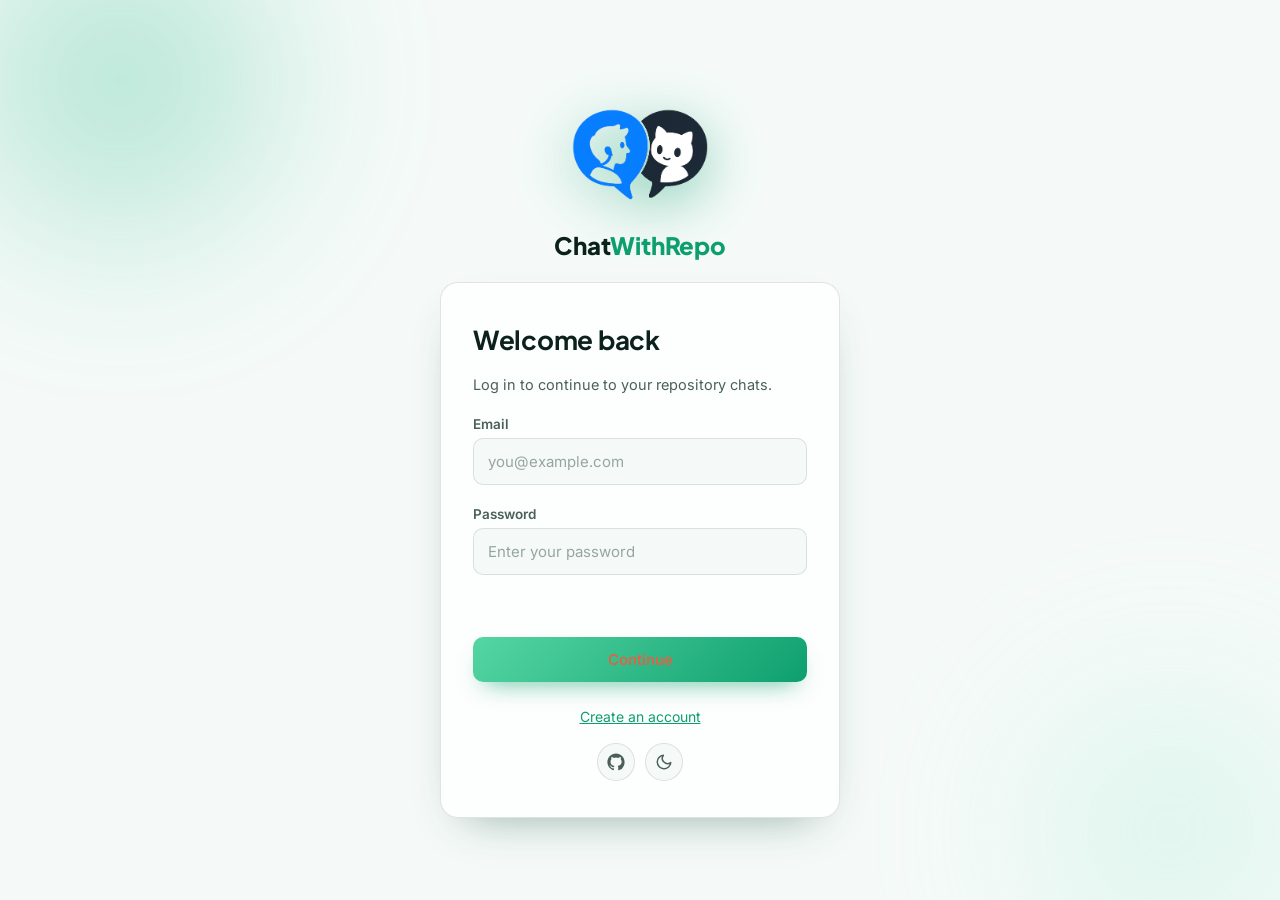
<file: frontend/profile.html>
<!doctype html>
<html lang="en" data-theme="light">
  <head>
    <meta charset="utf-8" />
    <meta name="viewport" content="width=device-width, initial-scale=1" />
    <title>Profile | ChatWithRepo</title>
    <link rel="icon" type="image/png" href="assets/logo-chatwithrepo.png">
    <meta name="description" content="Manage your ChatWithRepo account and GitHub access token." />
    <link rel="preconnect" href="https://fonts.googleapis.com" />
    <link rel="preconnect" href="https://fonts.gstatic.com" crossorigin />
    <link href="https://fonts.googleapis.com/css2?family=Inter:wght@400;500;600&family=Plus+Jakarta+Sans:wght@500;600;700;800&display=swap" rel="stylesheet" />
    <script>
      document.documentElement.setAttribute(
        "data-theme",
        localStorage.getItem("devlens_theme") ||
          (matchMedia("(prefers-color-scheme: dark)").matches ? "dark" : "light")
      );
    </script>
    <style>
      :root {
        --brand-900: #063a2b;
        --brand-700: #0b6e4f;
        --brand-600: #0e9f6e;
        --brand-500: #17b57f;
        --brand-400: #55d6a4;
        --brand-300: #9fead0;
        --paper: #f5faf8;
        --paper-raised: #ffffff;
        --ink: #0c211b;
        --ink-soft: #4b6058;
        --line: rgba(11, 40, 30, 0.12);
        --danger: #e5484d;
        --danger-soft: rgba(229, 72, 77, 0.1);
        --ok: #17b57f;
        --ok-soft: rgba(23, 181, 127, 0.12);
        --warn-bg: rgba(180, 120, 20, 0.1);
        --warn-border: rgba(180, 120, 20, 0.35);
        --warn-text: #a16207;
        --shadow-soft: 0 20px 45px -25px rgba(6, 58, 43, 0.45);
        --radius-lg: 18px;
        --radius-md: 14px;
        --radius-sm: 10px;
        --nav-h: 72px;
        color-scheme: light;
      }
      html[data-theme="dark"] {
        --paper: #07130f;
        --paper-raised: #0e211a;
        --ink: #eaf7f1;
        --ink-soft: #9fc2b3;
        --line: rgba(159, 234, 208, 0.14);
        --ok-soft: rgba(23, 181, 127, 0.18);
        --warn-bg: rgba(180, 120, 20, 0.18);
        --warn-border: rgba(234, 179, 8, 0.45);
        --warn-text: #fbbf24;
        --shadow-soft: 0 25px 60px -25px rgba(0, 0, 0, 0.65);
        color-scheme: dark;
      }

      * { box-sizing: border-box; }
      /* Lets the [hidden] attribute win over display rules like .button { display: inline-flex } */
      [hidden] { display: none !important; }
      body {
        margin: 0;
        font-family: "Inter", system-ui, sans-serif;
        color: var(--ink);
        background: var(--paper);
        transition: background-color 0.4s ease, color 0.4s ease;
        min-height: 100vh;
        overflow-x: hidden;
      }
      a { color: inherit; text-decoration: none; }
      a:focus-visible, button:focus-visible, input:focus-visible {
        outline: 2px solid var(--brand-500);
        outline-offset: 2px;
      }

      /* Grid + glow background (matches dashboard) */
      .page-wrap {
        position: relative;
        min-height: 100vh;
        min-height: 100dvh;
        background:
          radial-gradient(ellipse 80% 50% at 20% 0%, rgba(23, 181, 127, 0.12), transparent 55%),
          radial-gradient(ellipse 60% 40% at 90% 20%, rgba(23, 181, 127, 0.08), transparent 50%),
          var(--paper);
        transition: background-color 0.4s ease;
      }
      .page-wrap::before {
        content: "";
        position: absolute;
        inset: 0;
        background-image:
          linear-gradient(var(--line) 1px, transparent 1px),
          linear-gradient(90deg, var(--line) 1px, transparent 1px);
        background-size: 48px 48px;
        mask-image: radial-gradient(ellipse 70% 60% at 50% 30%, black 20%, transparent 75%);
        -webkit-mask-image: radial-gradient(ellipse 70% 60% at 50% 30%, black 20%, transparent 75%);
        pointer-events: none;
        opacity: 0.7;
      }
      .nav-wrap, .page { position: relative; z-index: 1; }

      .brand {
        display: inline-flex; align-items: center; gap: 8px;
        font-family: "Plus Jakarta Sans", "Inter", sans-serif;
        font-weight: 800; font-size: 16px; letter-spacing: -0.02em; color: var(--ink);
      }
      .brand span { color: var(--brand-600); }
      .brand-logo {
        width: 66px;
        height: 46px;
        flex: none;
        border-radius: 7px;
        object-fit: contain;
      }
      @media (prefers-reduced-motion: reduce) {
        .card, .wave { animation: none !important; }
      }

      /* ---- Pill navbar (matches dashboard) ---- */
      .nav-wrap {
        position: sticky;
        top: 0;
        z-index: 40;
        padding: 16px clamp(16px, 4vw, 40px) 0;
      }
      .nav {
        max-width: 1100px;
        margin: 0 auto;
        height: 56px;
        display: flex;
        align-items: center;
        justify-content: space-between;
        gap: 12px;
        padding: 0 10px 0 20px;
        border-radius: 999px;
        background: color-mix(in srgb, var(--paper-raised) 88%, transparent);
        border: 1px solid var(--line);
        backdrop-filter: blur(16px) saturate(140%);
        -webkit-backdrop-filter: blur(16px) saturate(140%);
        box-shadow: 0 8px 32px -12px rgba(0, 0, 0, 0.45);
        transition: background-color 0.4s ease, border-color 0.4s ease;
      }

      .nav-actions { display: flex; align-items: center; gap: 4px; }
      .nav-links { display: flex; align-items: center; gap: 2px; }
      .nav-links a, .nav-links .logout-btn {
        font: inherit; font-size: 13.5px; font-weight: 500; color: var(--ink-soft);
        background: none; border: none; cursor: pointer;
        padding: 8px 14px; border-radius: 999px;
        transition: background-color 0.15s ease, color 0.15s ease;
      }
      .nav-links a:hover {
        color: var(--ink);
        background: color-mix(in srgb, var(--brand-500) 12%, transparent);
      }
      html[data-theme="dark"] .nav-links a:hover {
        background: rgba(85, 214, 164, 0.14); color: var(--brand-400);
      }
      .nav-links .logout-btn {
        color: var(--ink-soft);
        border: 1px solid var(--line);
        margin-left: 4px;
      }
      .nav-links .logout-btn:hover {
        color: var(--danger);
        border-color: color-mix(in srgb, var(--danger) 40%, transparent);
        background: var(--danger-soft);
      }

      .icon-btn {
        display: inline-flex; align-items: center; justify-content: center;
        width: 36px; height: 36px; flex: none;
        border-radius: 50%; border: 1px solid var(--line);
        background: transparent; color: var(--ink-soft); cursor: pointer;
        transition: transform 0.15s ease, color 0.15s ease, border-color 0.15s ease;
      }
      .icon-btn:hover { transform: translateY(-1px); color: var(--brand-600); border-color: var(--brand-400); }
      .icon-btn svg { width: 17px; height: 17px; }
      .theme-toggle .sun { display: none; }
      html[data-theme="dark"] .theme-toggle .moon { display: none; }
      html[data-theme="dark"] .theme-toggle .sun { display: block; }
      .theme-toggle svg { transition: transform 0.4s cubic-bezier(0.22, 1, 0.36, 1); }
      .theme-toggle.spin svg { transform: rotate(180deg); }

      .hamburger { display: none; }
      .hamburger-lines { display: flex; flex-direction: column; gap: 4px; width: 16px; }
      .hamburger-lines i {
        display: block; height: 2px; background: currentColor; border-radius: 2px;
        transition: transform 0.25s ease, opacity 0.2s ease;
      }
      .hamburger[aria-expanded="true"] .hamburger-lines i:nth-child(1) { transform: translateY(6px) rotate(45deg); }
      .hamburger[aria-expanded="true"] .hamburger-lines i:nth-child(2) { opacity: 0; }
      .hamburger[aria-expanded="true"] .hamburger-lines i:nth-child(3) { transform: translateY(-6px) rotate(-45deg); }

      .page { min-height: calc(100vh - var(--nav-h)); display: flex; }

      /* ---- Profile card ---- */
      .card.narrow {
        width: 100%;
        max-width: 440px;
        display: flex;
        flex-direction: column;
        gap: 22px;
        padding: 36px 32px;
        border-radius: var(--radius-lg);
        background: color-mix(in srgb, var(--paper-raised) 82%, transparent);
        backdrop-filter: blur(16px) saturate(140%);
        -webkit-backdrop-filter: blur(16px) saturate(140%);
        border: 1px solid var(--line);
        box-shadow: var(--shadow-soft);
        animation: card-in 0.5s cubic-bezier(0.22, 1, 0.36, 1) both;
      }
      @keyframes card-in {
        from { opacity: 0; transform: translateY(14px) scale(0.98); }
        to { opacity: 1; transform: translateY(0) scale(1); }
      }

      /* Profile picture */
      .avatar-row { display: flex; align-items: center; gap: 18px; }
      .avatar {
        position: relative;
        width: 84px; height: 84px; flex: none;
        border-radius: 50%;
        overflow: hidden;
        background: color-mix(in srgb, var(--brand-500) 14%, var(--paper));
        border: 2px solid color-mix(in srgb, var(--brand-500) 45%, transparent);
        color: var(--brand-600);
      }
      .avatar img, .avatar svg { display: block; width: 100%; height: 100%; object-fit: cover; }
      .avatar.busy::after {
        content: "";
        position: absolute; inset: 0;
        background: color-mix(in srgb, var(--paper) 55%, transparent);
      }
      .avatar-actions { display: flex; flex-wrap: wrap; gap: 8px; }
      .avatar-actions .button { padding: 9px 14px; font-size: 13.5px; }
      #avatar-status { margin: 6px 0 0; font-size: 12.5px; color: var(--ink-soft); }
      #avatar-status:empty { display: none; }
      #avatar-status.err { color: var(--danger); }

      /* Greeting */
      .greeting h1 {
        margin: 0;
        font-family: "Plus Jakarta Sans", sans-serif;
        font-weight: 800; font-size: 30px; letter-spacing: -0.02em; line-height: 1.15;
        overflow-wrap: anywhere;
      }
      .wave {
        display: inline-block;
        transform-origin: 70% 70%;
        animation: wave 2.2s ease-in-out 0.5s 2;
      }
      @keyframes wave {
        0%, 60%, 100% { transform: rotate(0deg); }
        10%, 30% { transform: rotate(16deg); }
        20%, 40% { transform: rotate(-10deg); }
        50% { transform: rotate(8deg); }
      }
      .greeting .email {
        margin: 6px 0 0;
        font-size: 14.5px;
        color: var(--ink-soft);
        overflow-wrap: anywhere;
      }

      /* Token status banner */
      .token-status {
        display: flex;
        align-items: flex-start;
        gap: 12px;
        padding: 14px 16px;
        border-radius: 12px;
        border: 1px solid var(--line);
        background: var(--paper);
        transition: background 0.25s ease, border-color 0.25s ease;
      }
      .token-status.configured {
        background: var(--ok-soft);
        border-color: color-mix(in srgb, var(--ok) 35%, transparent);
      }
      .token-status.missing {
        background: var(--warn-bg);
        border-color: var(--warn-border);
      }
      .token-status .icon { flex-shrink: 0; width: 22px; height: 22px; margin-top: 1px; color: var(--ink-soft); }
      .token-status.checking .icon { animation: spin 1s linear infinite; }
      .token-status.configured .icon { color: var(--ok); }
      .token-status.missing .icon { color: var(--warn-text); }
      .token-status .text strong { display: block; font-size: 13.5px; font-weight: 600; margin-bottom: 2px; }
      .token-status.configured .text strong { color: var(--ok); }
      .token-status.missing .text strong { color: var(--warn-text); }
      .token-status .text p { margin: 0; font-size: 12.5px; color: var(--ink-soft); line-height: 1.45; }

      /* Form */
      .field { display: flex; flex-direction: column; gap: 7px; }
      .field > label { font-size: 13px; font-weight: 500; color: var(--ink-soft); }
      .input-wrap { position: relative; display: flex; align-items: center; }
      .field input {
        width: 100%;
        padding: 13px 44px 13px 14px;
        font: inherit;
        font-size: 15px;
        font-family: ui-monospace, SFMono-Regular, Menlo, Monaco, Consolas, monospace;
        letter-spacing: 0.02em;
        color: var(--ink);
        background: var(--paper);
        border: 1.5px solid var(--line);
        border-radius: var(--radius-sm);
        outline: none;
        transition: border-color 0.2s ease, box-shadow 0.2s ease;
      }
      .field input:focus {
        border-color: var(--brand-500);
        box-shadow: 0 0 0 4px color-mix(in srgb, var(--brand-500) 18%, transparent);
      }
      .field input.invalid { border-color: var(--danger); animation: shake 0.32s ease; }
      @keyframes shake { 25% { transform: translateX(-4px); } 75% { transform: translateX(4px); } }
      .toggle-vis {
        position: absolute; right: 8px;
        display: inline-flex; align-items: center; justify-content: center;
        width: 34px; height: 34px;
        border: none; border-radius: 8px;
        background: transparent; color: var(--ink-soft); cursor: pointer;
        transition: color 0.15s ease, background 0.15s ease;
      }
      .toggle-vis:hover { color: var(--brand-600); background: color-mix(in srgb, var(--brand-500) 10%, transparent); }
      .toggle-vis svg { width: 18px; height: 18px; }
      .toggle-vis .eye-off { display: none; }
      .toggle-vis.show .eye-on { display: none; }
      .toggle-vis.show .eye-off { display: block; }

      .hint { margin: 0; font-size: 12.5px; color: var(--ink-soft); line-height: 1.45; }
      .hint a { color: var(--brand-600); font-weight: 600; text-decoration: underline; text-underline-offset: 2px; }

      #status { margin: 0; font-size: 13.5px; font-weight: 500; }
      #status:empty { display: none; }
      #status.ok { color: var(--ok); }
      #status.err { color: var(--danger); }

      .button {
        display: inline-flex; align-items: center; justify-content: center; gap: 8px;
        font: inherit; font-weight: 600; font-size: 15px;
        border: none; border-radius: var(--radius-sm); cursor: pointer;
        padding: 13px 16px; position: relative;
        transition: transform 0.15s ease, box-shadow 0.15s ease, filter 0.15s ease;
      }
      .button.block { width: 100%; }
      .button:not(.secondary) {
        color: #05261c;
        background: linear-gradient(135deg, var(--brand-400), var(--brand-600));
        box-shadow: 0 12px 24px -12px color-mix(in srgb, var(--brand-600) 70%, transparent);
      }
      .button:not(.secondary):hover { transform: translateY(-2px); filter: brightness(1.04); }
      .button:active { transform: translateY(0); }
      .button.secondary { background: transparent; color: var(--ink); border: 1.5px solid var(--line); }
      .button.secondary:hover { border-color: var(--brand-500); color: var(--brand-600); transform: translateY(-2px); }
      .button.secondary.danger { color: var(--danger); border-color: color-mix(in srgb, var(--danger) 45%, transparent); }
      .button.secondary.danger:hover { border-color: var(--danger); color: var(--danger); background: var(--danger-soft); }
      .button:disabled { cursor: not-allowed; filter: grayscale(0.3) brightness(0.95); transform: none; }
      .button .spinner { display: none; }
      .button.loading .label { visibility: hidden; }
      .button.loading .spinner {
        display: block; position: absolute;
        width: 18px; height: 18px;
        border: 2px solid rgba(5, 38, 28, 0.35);
        border-top-color: #05261c;
        border-radius: 50%;
        animation: spin 0.7s linear infinite;
      }
      @keyframes spin { to { transform: rotate(360deg); } }

      .actions { display: flex; flex-direction: column; gap: 10px; }

      /* Mobile */
      @media (max-width: 760px) {
        .hamburger { display: inline-flex; }
        .nav-links {
          position: absolute;
          top: calc(100% + 8px);
          left: 16px;
          right: 16px;
          flex-direction: column;
          align-items: stretch;
          padding: 10px;
          border-radius: 16px;
          background: var(--paper-raised);
          border: 1px solid var(--line);
          box-shadow: var(--shadow-soft);
          opacity: 0;
          pointer-events: none;
          transform: translateY(-6px);
          transition: opacity 0.2s ease, transform 0.2s ease;
        }
        .nav.open .nav-links { opacity: 1; pointer-events: auto; transform: none; }
        .nav-links a, .nav-links .logout-btn { text-align: left; padding: 12px 14px; border-radius: 10px; }
        .nav-links .logout-btn { margin: 4px 0 0; }
        .page { padding: 24px 16px; align-items: flex-start; justify-content: center; }
        .card.narrow { padding: 28px 22px; border-radius: var(--radius-md); }
        .greeting h1 { font-size: 26px; }
      }
      @media (min-width: 761px) {
        .page { align-items: center; justify-content: center; padding: 40px; }
      }
    </style>
  </head>
  <body>
    <main class="page-wrap">
      <div class="nav-wrap">
        <nav class="nav">
          <a class="brand" href="dashboard.html">
            <img class="brand-logo" src="assets/logo-chatwithrepo.png" alt="ChatWithRepo logo" />
            Chat<span>WithRepo</span>
          </a>

          <div class="nav-actions">
            <a
              class="icon-btn github-link"
              href="https://github.com/shreyaghorui222004/chat-with-repo"
              target="_blank"
              rel="noopener noreferrer"
              aria-label="View on GitHub"
            >
              <svg viewBox="0 0 24 24" fill="currentColor" aria-hidden="true"><path d="M12 .5C5.73.5.5 5.73.5 12c0 5.08 3.29 9.39 7.86 10.91.58.11.79-.25.79-.56v-2c-3.2.7-3.88-1.37-3.88-1.37-.53-1.34-1.3-1.7-1.3-1.7-1.06-.72.08-.71.08-.71 1.17.08 1.79 1.2 1.79 1.2 1.04 1.79 2.73 1.27 3.4.97.1-.76.41-1.27.74-1.56-2.56-.29-5.26-1.28-5.26-5.7 0-1.26.45-2.29 1.19-3.1-.12-.29-.52-1.46.11-3.05 0 0 .97-.31 3.18 1.18a11 11 0 0 1 5.8 0c2.2-1.49 3.17-1.18 3.17-1.18.63 1.59.23 2.76.12 3.05.74.81 1.18 1.84 1.18 3.1 0 4.43-2.7 5.4-5.28 5.69.42.36.8 1.08.8 2.18v3.23c0 .31.21.68.8.56A11.51 11.51 0 0 0 23.5 12C23.5 5.73 18.27.5 12 .5Z"/></svg>
            </a>
            <button class="icon-btn theme-toggle" type="button" aria-label="Toggle theme">
              <svg class="moon" viewBox="0 0 24 24" fill="none" stroke="currentColor" stroke-width="2" stroke-linecap="round" stroke-linejoin="round"><path d="M21 12.79A9 9 0 1 1 11.21 3 7 7 0 0 0 21 12.79Z"/></svg>
              <svg class="sun" viewBox="0 0 24 24" fill="none" stroke="currentColor" stroke-width="2" stroke-linecap="round" stroke-linejoin="round"><circle cx="12" cy="12" r="4"/><path d="M12 2v2M12 20v2M4.9 4.9l1.4 1.4M17.7 17.7l1.4 1.4M2 12h2M20 12h2M4.9 19.1l1.4-1.4M17.7 6.3l1.4-1.4"/></svg>
            </button>
            <button class="icon-btn hamburger" type="button" aria-label="Open menu" aria-expanded="false" aria-controls="primary-nav-links">
              <span class="hamburger-lines"><i></i><i></i><i></i></span>
            </button>

            <div class="nav-links" id="primary-nav-links">
              <a href="dashboard.html">Dashboard</a>
              <a href="manual.html">Manual</a>
              <!--<a href="profile.html">Profile</a>-->
              <button class="logout-btn" type="button" id="logout">Logout</button>
            </div>
          </div>
        </nav>
      </div>

      <section class="page">
        <div class="card narrow">

          <!-- Profile picture: uploaded photo, else Google photo, else default -->
          <div class="avatar-row">
            <div class="avatar" id="avatar">
              <svg id="avatar-default" viewBox="0 0 84 84" aria-hidden="true">
                <circle cx="42" cy="33" r="15" fill="currentColor" opacity="0.75"/>
                <path d="M14 76c3-15 15-23 28-23s25 8 28 23" fill="currentColor" opacity="0.75"/>
              </svg>
              <img id="avatar-img" alt="Profile picture" referrerpolicy="no-referrer" hidden />
            </div>
            <div>
              <div class="avatar-actions">
                <button type="button" class="button secondary" id="avatar-change">Change photo</button>
                <button type="button" class="button secondary danger" id="avatar-remove" hidden>Remove</button>
              </div>
              <p id="avatar-status" role="status" aria-live="polite"></p>
              <input type="file" id="avatar-file" accept="image/png,image/jpeg,image/webp,image/gif" hidden />
            </div>
          </div>

          <!-- Greeting + email -->
          <header class="greeting">
            <h1>Hi, <span id="user-name">there</span> <span class="wave" aria-hidden="true">👋</span></h1>
            <p class="email" id="user-email" hidden></p>
          </header>

          <!-- Plan status -->
          <div id="plan-status" class="token-status checking" role="status">
            <svg class="icon" viewBox="0 0 24 24" fill="none" stroke="currentColor" stroke-width="2" stroke-linecap="round" stroke-linejoin="round" aria-hidden="true">
              <path d="M12 2 15.09 8.26 22 9.27 17 14.14 18.18 21.02 12 17.77 5.82 21.02 7 14.14 2 9.27 8.91 8.26 12 2Z"/>
            </svg>
            <div class="text">
              <strong id="plan-title">Checking your plan…</strong>
              <p id="plan-desc">One moment.</p>
            </div>
          </div>
          <button type="button" class="button block" id="upgrade-btn" hidden>Upgrade to Pro</button>

          <!-- Token status -->
          <div id="token-status" class="token-status checking" role="status">
            <svg class="icon" viewBox="0 0 24 24" fill="none" stroke="currentColor" stroke-width="2" stroke-linecap="round" stroke-linejoin="round" aria-hidden="true">
              <path d="M21 12a9 9 0 1 1-6.22-8.56"/>
            </svg>
            <div class="text">
              <strong id="status-title">Checking your GitHub token…</strong>
              <p id="status-desc">One moment.</p>
            </div>
          </div>

          <form id="token-form" style="display: grid; gap: 14px">
            <div class="field">
              <label for="token">GitHub access token</label>
              <div class="input-wrap">
                <input
                  id="token"
                  type="password"
                  autocomplete="off"
                  spellcheck="false"
                  placeholder="ghp_xxxxxxxxxxxxxxxxxxxx"
                  required
                />
                <button type="button" class="toggle-vis" id="toggle-vis" aria-label="Show token" title="Show / hide">
                  <svg class="eye-on" viewBox="0 0 24 24" fill="none" stroke="currentColor" stroke-width="2" stroke-linecap="round" stroke-linejoin="round">
                    <path d="M1 12s4-8 11-8 11 8 11 8-4 8-11 8-11-8-11-8Z"/><circle cx="12" cy="12" r="3"/>
                  </svg>
                  <svg class="eye-off" viewBox="0 0 24 24" fill="none" stroke="currentColor" stroke-width="2" stroke-linecap="round" stroke-linejoin="round">
                    <path d="M17.94 17.94A10.07 10.07 0 0 1 12 20c-7 0-11-8-11-8a18.45 18.45 0 0 1 5.06-5.94M9.9 4.24A9.12 9.12 0 0 1 12 4c7 0 11 8 11 8a18.5 18.5 0 0 1-2.16 3.19m-6.72-1.07a3 3 0 1 1-4.24-4.24"/>
                    <line x1="1" y1="1" x2="23" y2="23"/>
                  </svg>
                </button>
              </div>
              <p class="hint">
                Create a token with <strong>repo</strong> scope at
                <a href="https://github.com/settings/tokens" target="_blank" rel="noopener noreferrer">github.com/settings/tokens</a>
              </p>
            </div>

            <p id="status" role="status" aria-live="polite"></p>

            <div class="actions">
              <button type="submit" class="button block" id="save-btn">
                <span class="label">Save token</span>
                <span class="spinner" aria-hidden="true"></span>
              </button>
              <button type="button" class="button secondary danger block" id="remove-token" hidden>
                Remove token
              </button>
            </div>
          </form>

          <button class="button secondary danger block" type="button" id="logout-bottom">Logout</button>
        </div>
      </section>
    </main>

    <script>
      /* Theme toggle — actual toggling is handled by app.js's setupTheme();
         this just plays the spin animation when data-theme changes. */
      new MutationObserver(function () {
        var btn = document.querySelector(".theme-toggle");
        if (!btn) return;
        btn.classList.add("spin");
        setTimeout(function () { btn.classList.remove("spin"); }, 400);
      }).observe(document.documentElement, {
        attributes: true,
        attributeFilter: ["data-theme"],
      });

      /* Mobile nav: app.js opens/closes it with the hamburger; here we only close it
         when a link is tapped or the page is tapped elsewhere. */
      var nav = document.querySelector(".nav");
      var hamburger = document.querySelector(".hamburger");
      var navLinks = document.getElementById("primary-nav-links");
      function closeNav() {
        nav.classList.remove("open");
        hamburger.setAttribute("aria-expanded", "false");
      }
      navLinks.addEventListener("click", function (e) {
        if (e.target.tagName === "A" || e.target.classList.contains("logout-btn")) closeNav();
      });
      document.addEventListener("click", function (e) {
        if (!nav.contains(e.target)) closeNav();
      });

      /* Show / hide token */
      var toggleVis = document.getElementById("toggle-vis");
      var tokenInput = document.getElementById("token");
      toggleVis.addEventListener("click", function () {
        var showing = tokenInput.type === "text";
        tokenInput.type = showing ? "password" : "text";
        toggleVis.classList.toggle("show", !showing);
        toggleVis.setAttribute("aria-label", showing ? "Show token" : "Hide token");
      });
    </script>
    <script src="js/app.js?v=18"></script>
  </body>
</html>
</file>
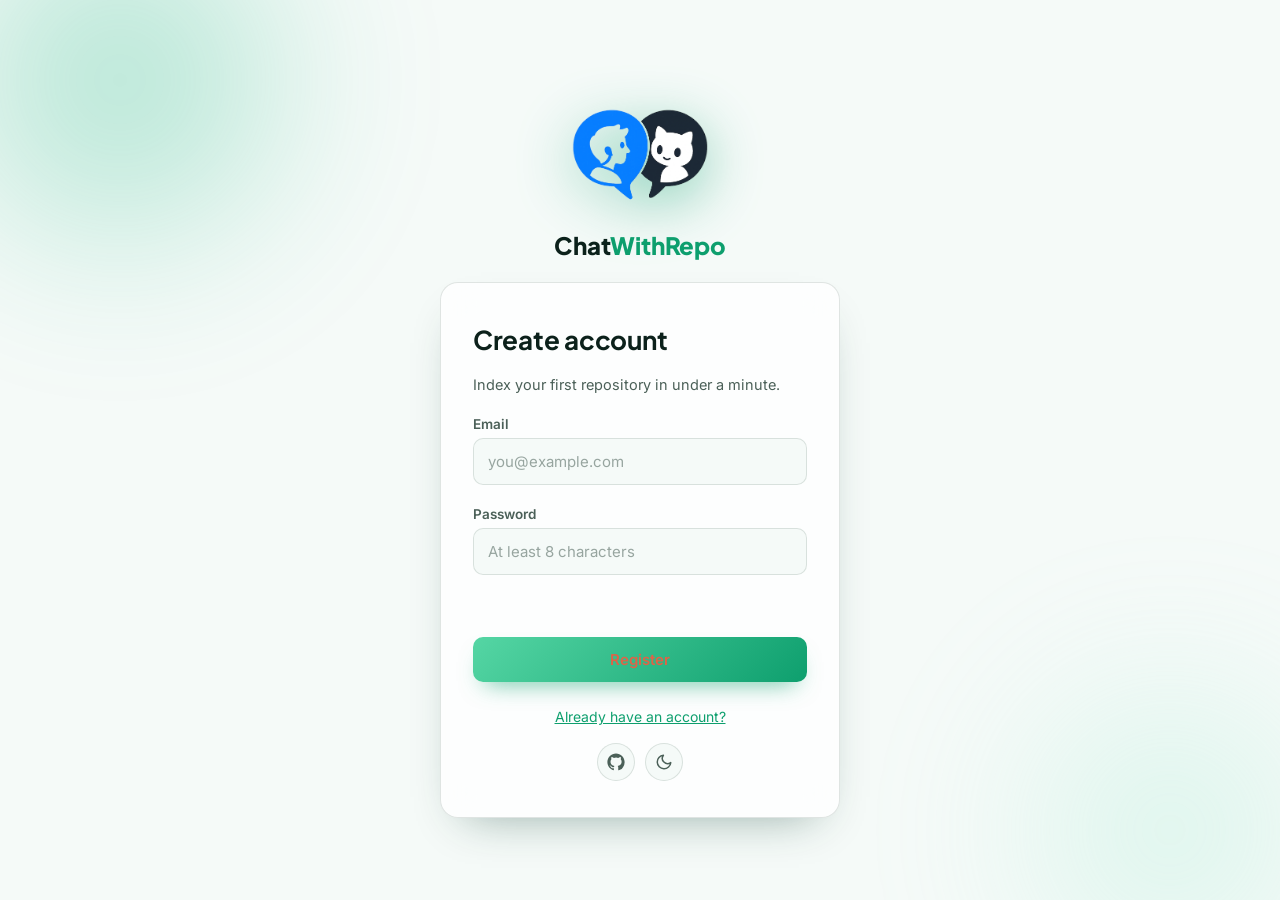
<file: frontend/register.html>
<!doctype html>
<html lang="en" data-theme="light">
  <head>
    <meta charset="utf-8" />
    <meta name="viewport" content="width=device-width, initial-scale=1" />
    <title>Create account | Chat WithRepo</title>
    <link rel="icon" type="image/png" href="assets/logo-chatwithrepo.png">
    <meta name="description" content="Create a Chat WithRepo account and start chatting with any GitHub repository." />
    <link rel="preconnect" href="https://fonts.googleapis.com" />
    <link rel="preconnect" href="https://fonts.gstatic.com" crossorigin />
    <link href="https://fonts.googleapis.com/css2?family=Inter:wght@400;500;600&family=Plus+Jakarta+Sans:wght@500;600;700;800&display=swap" rel="stylesheet" />
    <link rel="stylesheet" href="css/app.css" />
    <script>
      document.documentElement.setAttribute(
        "data-theme",
        localStorage.getItem("devlens_theme") ||
          (matchMedia("(prefers-color-scheme: dark)").matches ? "dark" : "light")
      );
    </script>
    <style>
      /* ============================================================
         Page-level redesign for register.html
         Tokens below are scoped so this page reads consistently even
         before these values are folded into the shared css/app.css.
         Palette: forest / emerald / mint. Display face: Plus Jakarta
         Sans (used only for the wordmark + heading). Body/UI face: Inter.
      ============================================================ */
      :root {
        --brand-900: #063a2b;
        --brand-700: #0b6e4f;
        --brand-600: #0e9f6e;
        --brand-500: #17b57f;
        --brand-400: #55d6a4;
        --brand-300: #9fead0;
        --paper: #f5faf8;
        --paper-raised: #ffffff;
        --ink: #0c211b;
        --ink-soft: #4b6058;
        --line: rgba(11, 40, 30, 0.12);
        --danger: #e5484d;
        --ok: #17b57f;
        --shadow-soft: 0 20px 45px -25px rgba(6, 58, 43, 0.45);
        --radius-lg: 18px;
        --radius-md: 14px;
        --radius-sm: 10px;
        color-scheme: light;
      }
      html[data-theme="dark"] {
        --paper: #07130f;
        --paper-raised: #0e211a;
        --ink: #eaf7f1;
        --ink-soft: #9fc2b3;
        --line: rgba(159, 234, 208, 0.14);
        --shadow-soft: 0 25px 60px -25px rgba(0, 0, 0, 0.65);
        color-scheme: dark;
      }

      * { box-sizing: border-box; }

      body {
        margin: 0;
        font-family: "Inter", system-ui, sans-serif;
        color: var(--ink);
        background: var(--paper);
        transition: background-color 0.4s ease, color 0.4s ease;
        min-height: 100vh;
      }

      .auth {
        min-height: 100vh;
        display: grid;
        place-items: center;
        padding: 24px;
        position: relative;
        overflow: hidden;
      }

      /* Ambient backdrop: soft emerald mesh glow, restrained, on-brand */
      .auth::before,
      .auth::after {
        content: "";
        position: absolute;
        border-radius: 50%;
        filter: blur(70px);
        opacity: 0.35;
        pointer-events: none;
        animation: drift 16s ease-in-out infinite alternate;
      }
      .auth::before {
        width: 480px;
        height: 480px;
        top: -160px;
        left: -120px;
        background: radial-gradient(circle, var(--brand-500), transparent 70%);
      }
      .auth::after {
        width: 420px;
        height: 420px;
        bottom: -140px;
        right: -100px;
        background: radial-gradient(circle, var(--brand-300), transparent 70%);
        animation-delay: -8s;
      }
      @keyframes drift {
        from { transform: translate(0, 0) scale(1); }
        to { transform: translate(30px, 20px) scale(1.08); }
      }
      @media (prefers-reduced-motion: reduce) {
        .auth::before, .auth::after { animation: none; }
      }

      .card {
        position: relative;
        z-index: 1;
        width: 100%;
        max-width: 400px;
        display: flex;
        flex-direction: column;
        gap: 18px;
        padding: 36px 32px;
        border-radius: var(--radius-lg);
        background: color-mix(in srgb, var(--paper-raised) 78%, transparent);
        backdrop-filter: blur(18px) saturate(140%);
        -webkit-backdrop-filter: blur(18px) saturate(140%);
        border: 1px solid var(--line);
        box-shadow: var(--shadow-soft);
        animation: card-in 0.5s cubic-bezier(0.22, 1, 0.36, 1) both;
      }
      @keyframes card-in {
        from { opacity: 0; transform: translateY(14px) scale(0.98); }
        to { opacity: 1; transform: translateY(0) scale(1); }
      }

      .brand {
        display: inline-flex;
        align-items: center;
        gap: 8px;
        font-family: "Plus Jakarta Sans", "Inter", sans-serif;
        font-weight: 700;
        font-size: 19px;
        letter-spacing: -0.01em;
        color: var(--ink);
        text-decoration: none;
        width: fit-content;
      }
      .brand span { color: var(--brand-600); }
      .brand-dot {
        width: 10px;
        height: 10px;
        border-radius: 50%;
        background: var(--brand-500);
        box-shadow: 0 0 0 0 rgba(23, 181, 127, 0.55);
        animation: pulse 2.4s ease-in-out infinite;
      }
      @keyframes pulse {
        0%   { box-shadow: 0 0 0 0 rgba(23, 181, 127, 0.55); }
        70%  { box-shadow: 0 0 0 8px rgba(23, 181, 127, 0); }
        100% { box-shadow: 0 0 0 0 rgba(23, 181, 127, 0); }
      }

      /* Large centered wordmark that sits above the card, mid-top of the page */
      .auth-inner {
        position: relative;
        z-index: 1;
        width: 100%;
        max-width: 400px;
        display: flex;
        flex-direction: column;
        align-items: center;
        gap: 22px;
      }
      .brand-hero {
        display: flex;
        flex-direction: column;
        align-items: center;
        gap: 12px;
        text-decoration: none;
        text-align: center;
        animation: card-in 0.5s cubic-bezier(0.22, 1, 0.36, 1) both;
      }
      .brand-hero-logo {
          width: 136px;
          height: 136px;
        border-radius: 20px;
        object-fit: contain;
        filter: drop-shadow(0 14px 28px color-mix(in srgb, var(--brand-600) 45%, transparent));
      }
      .brand-hero-text {
        font-family: "Plus Jakarta Sans", "Inter", sans-serif;
        font-weight: 800;
        font-size: 24px;
        letter-spacing: -0.01em;
        color: var(--ink);
      }
      .brand-hero-text span { color: var(--brand-600); }
      @media (max-width: 420px) {
        .brand-hero-logo { width: 60px; height: 60px; border-radius: 16px; }
        .brand-hero-text { font-size: 20px; }
      }

      .card h1 {
        font-family: "Plus Jakarta Sans", sans-serif;
        font-weight: 700;
        font-size: 26px;
        letter-spacing: -0.01em;
        margin: 4px 0 0;
      }
      .card > p {
        margin: 0;
        color: var(--ink-soft);
        font-size: 14.5px;
        line-height: 1.5;
      }

      /* Floating label fields */
      .field {
        margin-top: -15px;
      }
      .field label {
        display: block;
        margin-bottom: 6px;
        font-size: 13.5px;
        font-weight: 600;
        color: var(--ink-soft);
      }
      .field input {
        width: 100%;
        padding: 13px 14px;
        font: inherit;
        font-size: 15px;
        color: var(--ink);
        background: var(--paper);
        border: 1.5px solid var(--line);
        border-radius: var(--radius-sm);
        outline: none;
        transition: border-color 0.2s ease, box-shadow 0.2s ease, background-color 0.4s ease;
      }
      .field input::placeholder {
        color: var(--ink-soft);
        opacity: 0.55;
      }
      .field input:focus {
        border-color: var(--brand-500);
        box-shadow: 0 0 0 4px color-mix(in srgb, var(--brand-500) 18%, transparent);
      }
      .field input.invalid {
        border-color: var(--danger);
        animation: shake 0.32s ease;
      }
      @keyframes shake {
        25% { transform: translateX(-4px); }
        75% { transform: translateX(4px); }
      }

      .error {
        margin: -6px 0 0;
        min-height: 18px;
        font-size: 13px;
        color: var(--danger);
        transition: opacity 0.2s ease;
      }
      .error:empty { opacity: 0; }

      .button {
        display: inline-flex;
        align-items: center;
        justify-content: center;
        gap: 8px;
        font: inherit;
        font-weight: 600;
        font-size: 15px;
        border: none;
        border-radius: var(--radius-sm);
        cursor: pointer;
        transition: transform 0.15s ease, box-shadow 0.15s ease, filter 0.15s ease;
      }
      .button.block {
        width: 100%;
        padding: 13px 16px;
        color: #05261c;
        background: linear-gradient(135deg, var(--brand-400), var(--brand-600));
        box-shadow: 0 12px 24px -12px color-mix(in srgb, var(--brand-600) 70%, transparent);
      }
      .button.block:hover { transform: translateY(-2px); filter: brightness(1.04); }
      .button.block:active { transform: translateY(0); }
      .button.block:disabled {
        cursor: not-allowed;
        filter: grayscale(0.3) brightness(0.95);
        transform: none;
      }
      .button.block .spinner { display: none; }
      .button.block.loading .label { visibility: hidden; }
      .button.block.loading .spinner {
        display: block;
        position: absolute;
        width: 18px;
        height: 18px;
        border: 2px solid rgba(5, 38, 28, 0.35);
        border-top-color: #05261c;
        border-radius: 50%;
        animation: spin 0.7s linear infinite;
      }
      @keyframes spin { to { transform: rotate(360deg); } }

      a { color: var(--brand-600); }
      a:focus-visible,
      button:focus-visible,
      input:focus-visible {
        outline: 2px solid var(--brand-500);
        outline-offset: 2px;
      }

      .nav-actions {
        display: flex;
        gap: 10px;
        align-items: center;
      }
      .icon-btn {
        display: inline-flex;
        align-items: center;
        justify-content: center;
        width: 38px;
        height: 38px;
        border-radius: 50%;
        border: 1px solid var(--line);
        background: var(--paper);
        color: var(--ink-soft);
        cursor: pointer;
        transition: transform 0.15s ease, color 0.15s ease, border-color 0.15s ease;
      }
      .icon-btn:hover { transform: translateY(-2px); color: var(--brand-600); border-color: var(--brand-400); }
      .icon-btn svg { width: 18px; height: 18px; }

      .theme-toggle .sun { display: none; }
      html[data-theme="dark"] .theme-toggle .moon { display: none; }
      html[data-theme="dark"] .theme-toggle .sun { display: block; }
      .theme-toggle svg { transition: transform 0.4s cubic-bezier(0.22, 1, 0.36, 1); }
      .theme-toggle.spin svg { transform: rotate(180deg); }

      @media (max-width: 420px) {
        .card { padding: 28px 20px; border-radius: var(--radius-md); }
      }
      /* Google sign-in. Our own button face (round G logo + text) with
         Google's real button laid invisibly on top, so the click still
         goes through Google Identity Services (see js/app.js). */
      .google-auth { display: flex; flex-direction: column; gap: 16px; margin-bottom: 10px; }
      .google-auth[hidden] { display: none; }
      .google-btn { position: relative; height: 48px; border-radius: var(--radius-sm); }
      .google-face {
        display: flex; align-items: center; justify-content: center; gap: 12px;
        height: 100%; padding: 0 16px;
        border: 1.5px solid var(--line); border-radius: inherit;
        background: var(--paper);
        transition: transform 0.15s ease, border-color 0.2s ease, box-shadow 0.2s ease,
          background-color 0.4s ease, opacity 0.2s ease;
      }
      .google-text { color: var(--ink); font-weight: 600; font-size: 15px; letter-spacing: 0.01em; }
      .google-logo {
        display: grid; place-items: center; flex: none;
        width: 28px; height: 28px; border-radius: 50%;
        background: #fff;
        box-shadow: 0 1px 3px rgba(0, 0, 0, 0.18), 0 0 0 1px rgba(0, 0, 0, 0.04);
      }
      .google-logo svg { width: 16px; height: 16px; }
      .google-btn:hover .google-face {
        transform: translateY(-2px);
        border-color: var(--brand-400);
        box-shadow: 0 14px 26px -16px color-mix(in srgb, var(--brand-600) 70%, transparent);
      }
      .google-btn:focus-within .google-face {
        border-color: var(--brand-500);
        box-shadow: 0 0 0 4px color-mix(in srgb, var(--brand-500) 20%, transparent);
      }
      .google-slot {
        position: absolute; inset: 0; overflow: hidden;
        display: flex; align-items: center; justify-content: center;
        opacity: 0.01;
      }
      /* Google's button is 40px tall; stretch it over the whole 48px face. */
      .google-slot > div { transform: scaleY(1.2); }
      .google-auth:not(.ready) .google-face { opacity: 0.6; }
      .google-auth:not(.ready) .google-btn,
      .google-auth.loading .google-btn { pointer-events: none; }
      .google-auth.loading .google-face { opacity: 0.55; }
      .google-status {
        display: none; align-items: center; justify-content: center; gap: 8px;
        margin: -6px 0 0; font-size: 13px; color: var(--ink-soft);
      }
      .google-auth.loading .google-status { display: flex; }
      .google-status::before {
        content: ""; width: 14px; height: 14px; border-radius: 50%;
        border: 2px solid color-mix(in srgb, var(--brand-600) 30%, transparent);
        border-top-color: var(--brand-600);
        animation: spin 0.7s linear infinite;
      }
      .auth-divider {
        display: flex; align-items: center; gap: 12px;
        font-size: 12.5px; color: var(--ink-soft);
      }
      .auth-divider::before, .auth-divider::after {
        content: ""; flex: 1; height: 1px; background: var(--line);
      }
      @media (prefers-reduced-motion: reduce) {
        .google-status::before { animation: none; }
        .google-btn:hover .google-face { transform: none; }
      }
    </style>
  </head>
  <body>
    <main class="auth">
      <div class="auth-inner">
        <a class="brand-hero" href="login.html">
          <img class="brand-hero-logo" src="assets/logo-chatwithrepo.png" alt="ChatWithRepo logo" />
          <span class="brand-hero-text">Chat<span>WithRepo</span></span>
        </a>

        <form id="auth-form" class="card" novalidate>
          <h1>Create account</h1>
          <p>Index your first repository in under a minute.</p>

          <div id="google-auth" class="google-auth">
            <div class="google-btn">
              <div class="google-face" aria-hidden="true">
                <span class="google-logo">
                  <svg viewBox="0 0 48 48"><path fill="#EA4335" d="M24 9.5c3.54 0 6.71 1.22 9.21 3.6l6.85-6.85C35.9 2.38 30.47 0 24 0 14.62 0 6.51 5.38 2.56 13.22l7.98 6.19C12.43 13.72 17.74 9.5 24 9.5z"/><path fill="#4285F4" d="M46.98 24.55c0-1.57-.15-3.09-.38-4.55H24v9.02h12.94c-.58 2.96-2.26 5.48-4.78 7.18l7.73 6c4.51-4.18 7.09-10.36 7.09-17.65z"/><path fill="#FBBC05" d="M10.53 28.59c-.48-1.45-.76-2.99-.76-4.59s.27-3.14.76-4.59l-7.98-6.19C.92 16.46 0 20.12 0 24c0 3.88.92 7.54 2.56 10.78l7.97-6.19z"/><path fill="#34A853" d="M24 48c6.48 0 11.93-2.13 15.89-5.81l-7.73-6c-2.15 1.45-4.92 2.3-8.16 2.3-6.26 0-11.57-4.22-13.47-9.91l-7.98 6.19C6.51 42.62 14.62 48 24 48z"/></svg>
                </span>
                <span class="google-text">Continue with Google</span>
              </div>
              <div id="google-button" class="google-slot"></div>
            </div>
            <p class="google-status" role="status">Signing you in with Google…</p>
            <div class="auth-divider">or continue with email</div>
          </div>

          <div class="field">
            <label for="email">Email</label>
            <input id="email" type="email" placeholder="you@example.com" autocomplete="email" required />
          </div>

          <div class="field">
            <label for="password">Password</label>
            <input id="password" type="password" placeholder="At least 8 characters" autocomplete="new-password" minlength="8" required />
          </div>

          <p id="error" class="error" role="alert" aria-live="polite"></p>

          <button class="button block" type="submit">
            <span class="label">Register</span>
            <span class="spinner" aria-hidden="true"></span>
          </button>

          <a href="login.html" style="font-size: 14px; text-align: center">Already have an account?</a>

          <div class="nav-actions" style="justify-content: center">
            <a class="icon-btn github-link" href="https://github.com/shreyaghorui222004/chat-with-repo" target="_blank" rel="noopener" aria-label="View on GitHub">
              <svg viewBox="0 0 24 24" fill="currentColor" aria-hidden="true"><path d="M12 .5C5.73.5.5 5.73.5 12c0 5.08 3.29 9.39 7.86 10.91.58.11.79-.25.79-.56v-2c-3.2.7-3.88-1.37-3.88-1.37-.53-1.34-1.3-1.7-1.3-1.7-1.06-.72.08-.71.08-.71 1.17.08 1.79 1.2 1.79 1.2 1.04 1.79 2.73 1.27 3.4.97.1-.76.41-1.27.74-1.56-2.56-.29-5.26-1.28-5.26-5.7 0-1.26.45-2.29 1.19-3.1-.12-.29-.52-1.46.11-3.05 0 0 .97-.31 3.18 1.18a11 11 0 0 1 5.8 0c2.2-1.49 3.17-1.18 3.17-1.18.63 1.59.23 2.76.12 3.05.74.81 1.18 1.84 1.18 3.1 0 4.43-2.7 5.4-5.28 5.69.42.36.8 1.08.8 2.18v3.23c0 .31.21.68.8.56A11.51 11.51 0 0 0 23.5 12C23.5 5.73 18.27.5 12 .5Z"/></svg>
            </a>
            <button class="icon-btn theme-toggle" type="button" aria-label="Toggle theme">
              <svg class="moon" viewBox="0 0 24 24" fill="none" stroke="currentColor" stroke-width="2" stroke-linecap="round" stroke-linejoin="round"><path d="M21 12.79A9 9 0 1 1 11.21 3 7 7 0 0 0 21 12.79Z"/></svg>
              <svg class="sun" viewBox="0 0 24 24" fill="none" stroke="currentColor" stroke-width="2" stroke-linecap="round" stroke-linejoin="round"><circle cx="12" cy="12" r="4"/><path d="M12 2v2M12 20v2M4.9 4.9l1.4 1.4M17.7 17.7l1.4 1.4M2 12h2M20 12h2M4.9 19.1l1.4-1.4M17.7 6.3l1.4-1.4"/></svg>
            </button>
          </div>
        </form>
      </div>
    </main>

    <script>
      // --- Theme spin only — actual toggle + persistence is handled by js/app.js ---
      var themeBtn = document.querySelector(".theme-toggle");
      if (themeBtn) {
        new MutationObserver(function () {
          themeBtn.classList.add("spin");
          setTimeout(function () { themeBtn.classList.remove("spin"); }, 400);
        }).observe(document.documentElement, {
          attributes: true,
          attributeFilter: ["data-theme"],
        });
      }

      // --- Lightweight UI-only affordances layered on top of the existing
      //     form handling in js/app.js below. These never call
      //     preventDefault(), so the real submit/auth logic is untouched. ---
      var form = document.getElementById("auth-form");
      var submitBtn = form.querySelector('button[type="submit"]');
      var emailInput = document.getElementById("email");
      var passInput = document.getElementById("password");

      form.addEventListener("submit", function () {
        [emailInput, passInput].forEach(function (input) {
          input.classList.toggle("invalid", !input.checkValidity());
        });
        if (form.checkValidity()) {
          submitBtn.classList.add("loading");
          submitBtn.disabled = true;
        }
      });

      // If js/app.js surfaces an error (e.g. sets #error text or a failed
      // fetch), clear the loading state so the button doesn't stay stuck.
      var errorEl = document.getElementById("error");
      new MutationObserver(function () {
        if (errorEl.textContent.trim()) {
          submitBtn.classList.remove("loading");
          submitBtn.disabled = false;
        }
      }).observe(errorEl, { childList: true, characterData: true, subtree: true });
    </script>
    <script src="js/app.js?v=18"></script>
  </body>
</html>
</file>
<file: frontend/css/app.css>
* {
  box-sizing: border-box;
}

body {
  margin: 0;
  background: #f4f0e8;
  color: #1d2928;
  font: 16px system-ui, sans-serif;
}

a {
  color: inherit;
}

.auth {
  min-height: 100vh;
  display: grid;
  place-items: center;
  padding: 24px;
}

.page {
  max-width: 1100px;
  margin: auto;
  padding: 28px 20px;
}

nav {
  display: flex;
  justify-content: space-between;
  gap: 20px;
  margin-bottom: 70px;
}

h1 {
  font-size: clamp(36px, 7vw, 72px);
  margin: 0 0 20px;
}

h2 {
  margin-top: 0;
}

span {
  color: #df6347;
}

.card {
  background: #fffdf8;
  border: 1px solid #ddd5c8;
  border-radius: 12px;
  padding: 32px;
  max-width: 460px;
  box-shadow: 0 20px 50px #40311b12;
}

.narrow {
  max-width: 620px;
}

.auth .card {
  width: 100%;
}

label {
  display: block;
  font-weight: 700;
  margin: 18px 0 8px;
}

input {
  display: block;
  width: 100%;
  padding: 13px;
  border: 1px solid #cfc6b7;
  border-radius: 7px;
  font: inherit;
}

.button {
  display: inline-block;
  border: 0;
  border-radius: 7px;
  background: #df6347;
  color: #fff;
  padding: 13px 18px;
  margin: 8px 8px 8px 0;
  font-weight: 700;
  cursor: pointer;
  text-decoration: none;
}

.secondary {
  background: #1d6c68;
}

.error {
  color: #b33226;
  min-height: 20px;
}

.dashboard {
  display: flex;
  justify-content: space-between;
  gap: 30px;
  align-items: start;
}

.chat-list {
  display: grid;
  gap: 10px;
  margin-top: 28px;
}

.chat-link {
  background: #fffdf8;
  border: 1px solid #ddd5c8;
  border-radius: 8px;
  padding: 16px;
  text-decoration: none;
}

.modal {
  position: fixed;
  inset: 0;
  background: #172321aa;
  display: grid;
  place-items: center;
  padding: 20px;
}

.modal[hidden] {
  display: none;
}

.chat-layout {
  display: grid;
  grid-template-columns: 260px 1fr;
  height: 100vh;
  max-width: 1200px;
  margin: auto;
}

.sidebar,
.chat {
  background: #fffdf8;
  padding: 24px;
}

.sidebar {
  border-right: 1px solid #ddd5c8;
}

.chat {
  display: flex;
  flex-direction: column;
}

.messages {
  flex: 1;
  overflow: auto;
  padding: 20px;
}

.message {
  padding: 12px 15px;
  border-radius: 8px;
  background: #e9efeb;
  margin: 12px 0;
  max-width: 75%;
  white-space: pre-wrap;
}

.user {
  margin-left: auto;
  background: #f3dfcf;
}

.composer {
  display: flex;
  gap: 8px;
}

.composer input {
  flex: 1;
}

@media (max-width: 700px) {
  .chat-layout {
    grid-template-columns: 1fr;
  }

  .sidebar {
    height: auto;
  }

  .dashboard {
    display: block;
  }
}

.github-warning {
    margin: 24px 0;
    padding: 16px 20px;
    background: #fff8e5;
    border: 1px solid #f4b400;
    border-radius: 12px;
    color: #5f4300;
}

.github-warning strong {
    display: block;
    margin-bottom: 8px;
}

.github-warning a {
    font-weight: 600;
}

.upgrade-modal{
    position:fixed;
    inset:0;
    background:rgba(0,0,0,.45);
    display:flex;
    align-items:flex-end;
    justify-content:center;
    z-index:9999;
}

.upgrade-card{
    width:min(500px,100%);
    background:white;
    border-radius:24px 24px 0 0;
    padding:30px;
    animation:slideUp .25s ease;
}

.hidden {
    display:none;
}

.buttons{

    display:flex;
    gap:12px;
    margin-top:24px;
}

#upgrade-now{

    flex:1;
    background:#ef5b37;
    color:white;
    border:none;

    padding:14px;
    border-radius:10px;

    cursor:pointer;
}

#upgrade-close{

    flex:1;

    padding:14px;

    border-radius:10px;
}

@keyframes slideUp{

    from{

        transform:translateY(100%);
    }

    to{

        transform:translateY(0);
    }
}

.message .response-meta,
.response-meta {
  display: flex;
  align-items: center;
  flex-wrap: wrap;
  gap: 6px;
  margin-top: 14px;
  padding-top: 10px;
  border-top: 1px solid color-mix(in srgb, currentColor 12%, transparent);
  font-size: 12px;
  line-height: 1;
  color: color-mix(in srgb, currentColor 55%, transparent);
  user-select: none;
}
.response-meta svg { flex: none; color: var(--brand-500, #17b57f); }
.response-meta b { font-weight: 600; color: color-mix(in srgb, currentColor 80%, transparent); }
.response-meta span + span::before { content: "·"; margin-right: 6px; }
</file>
